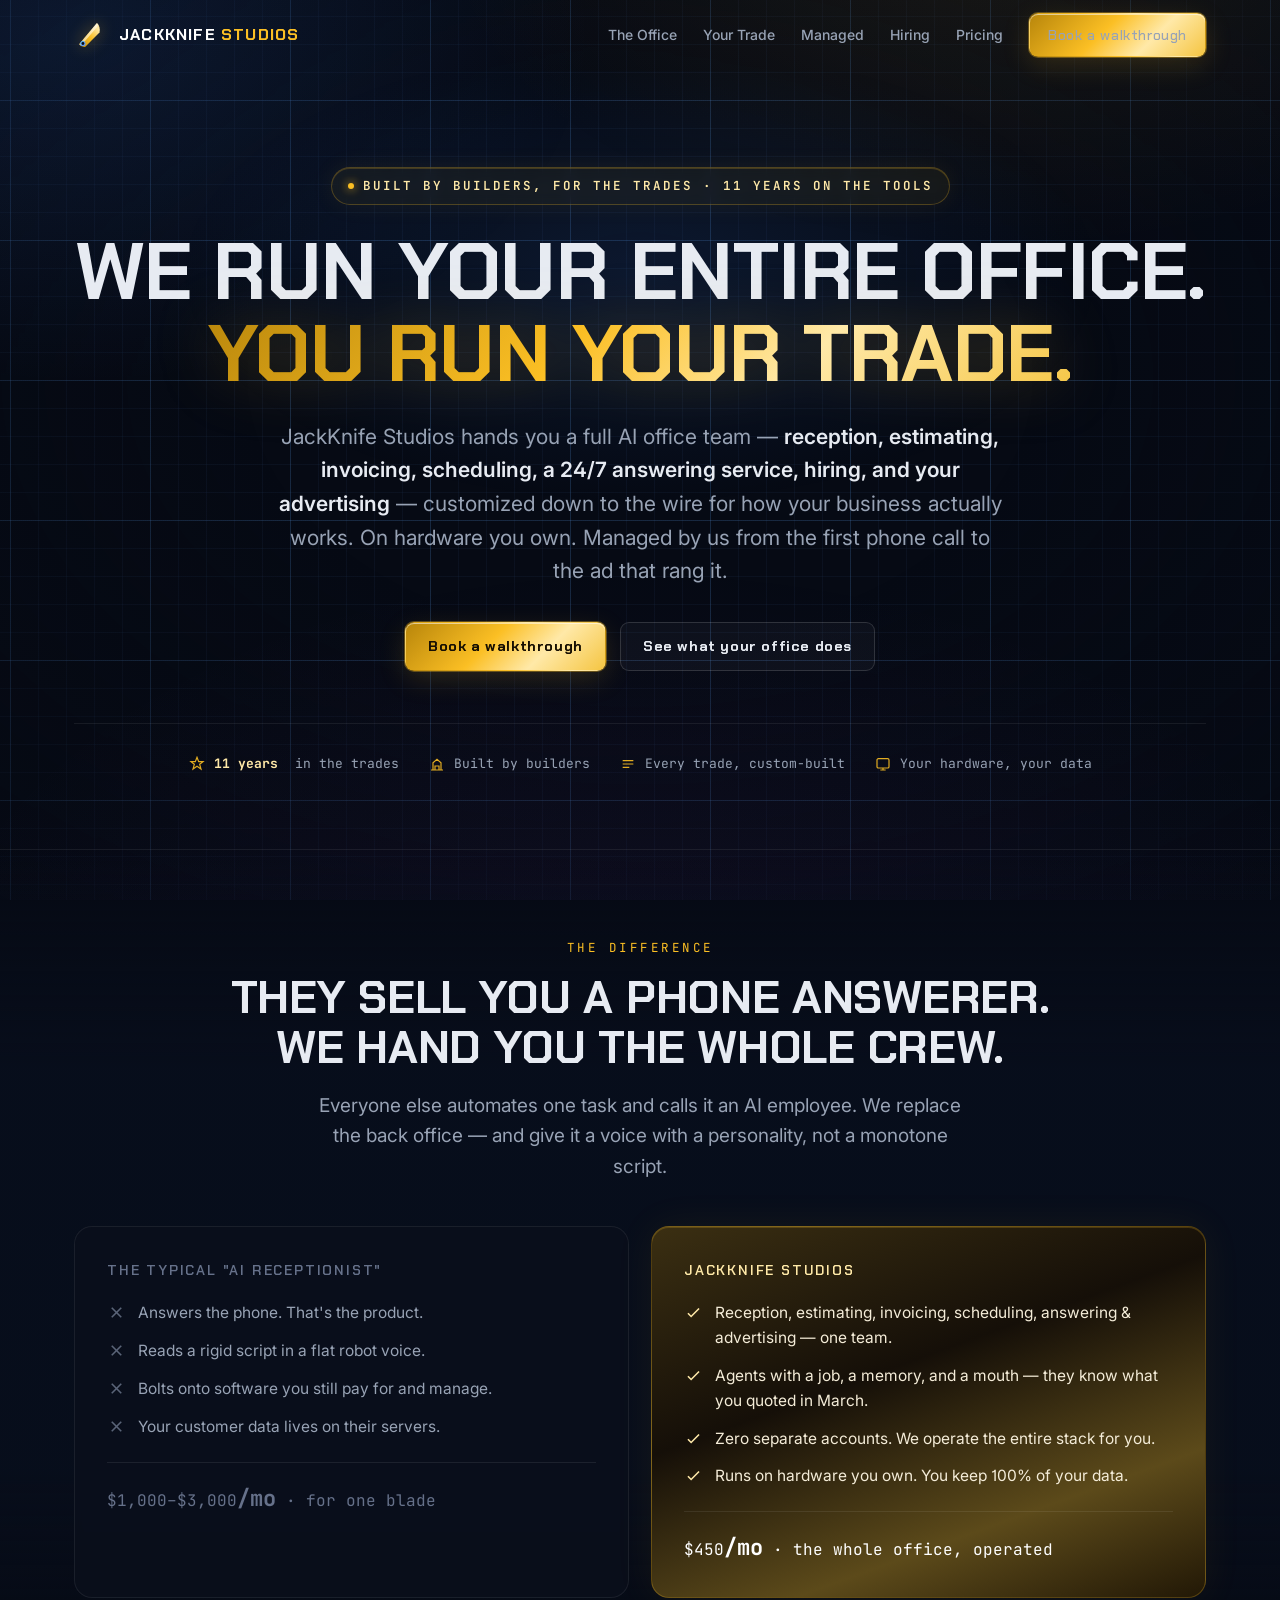
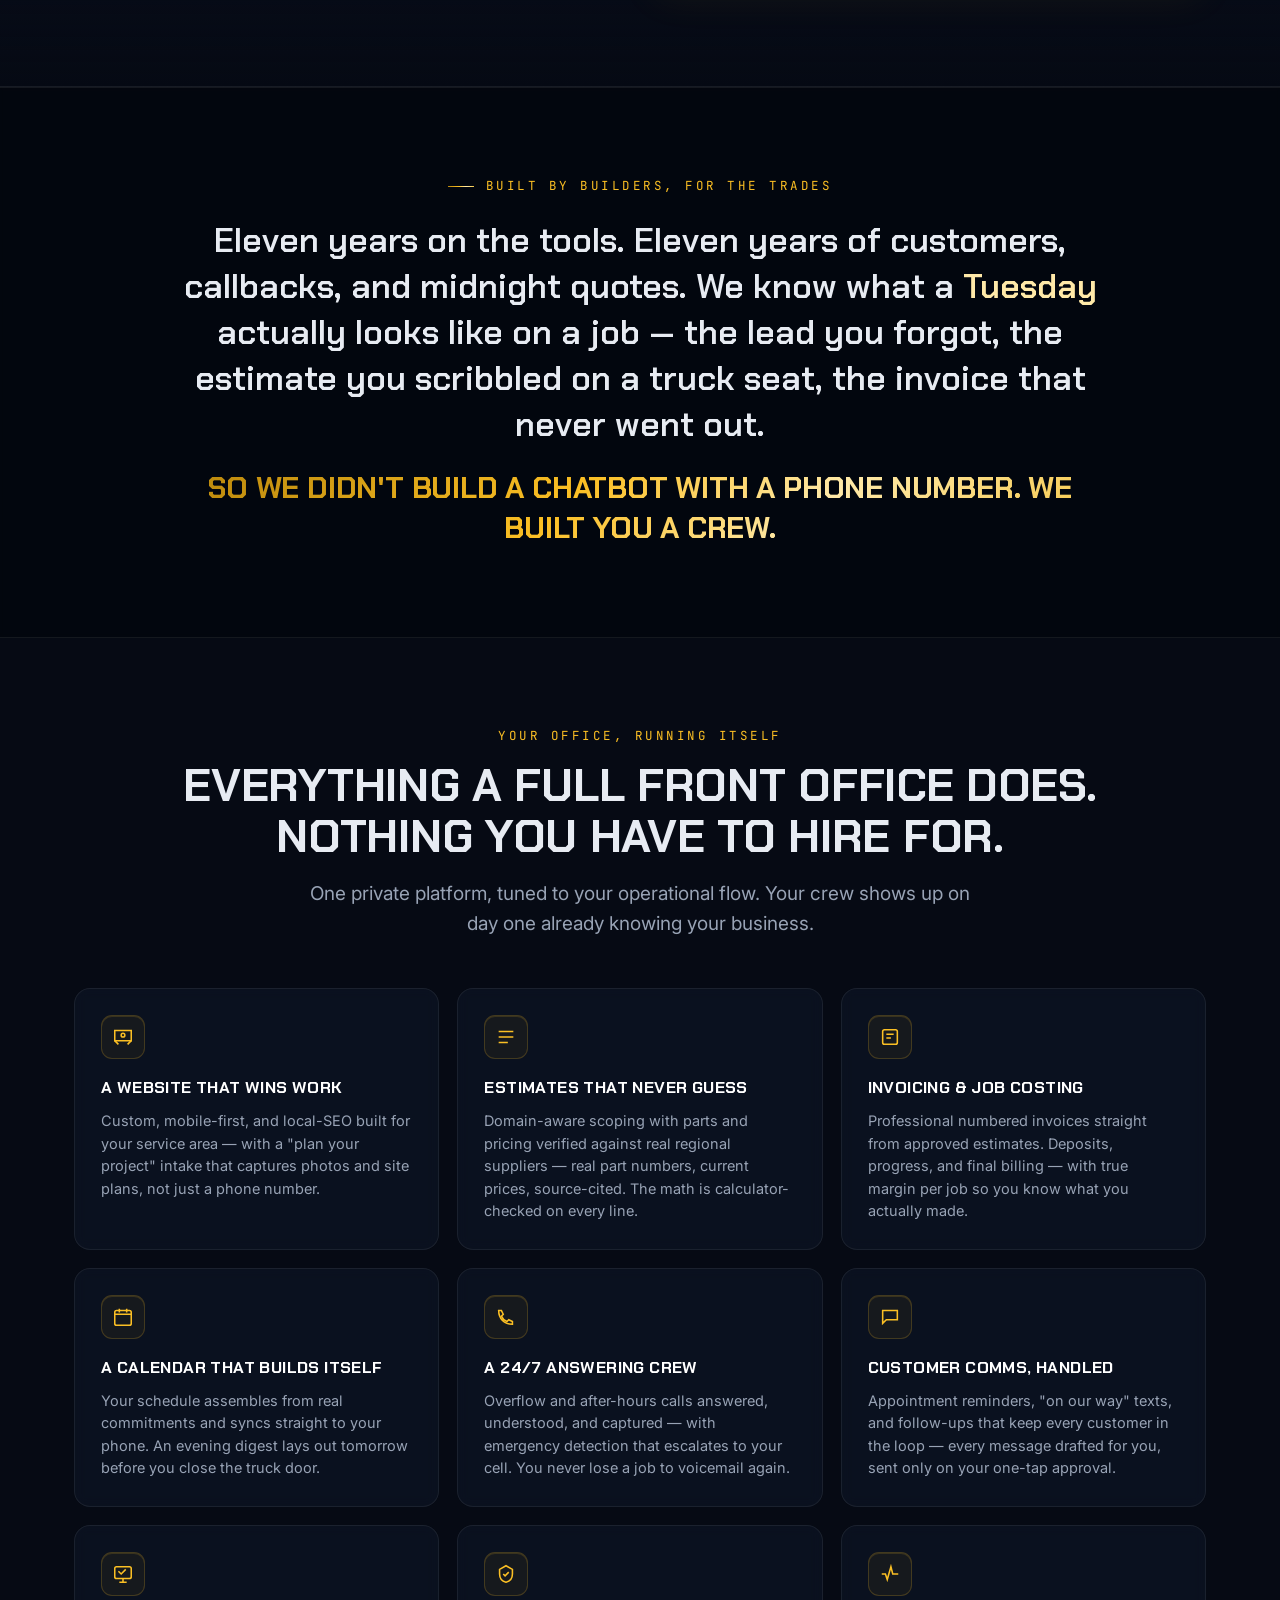
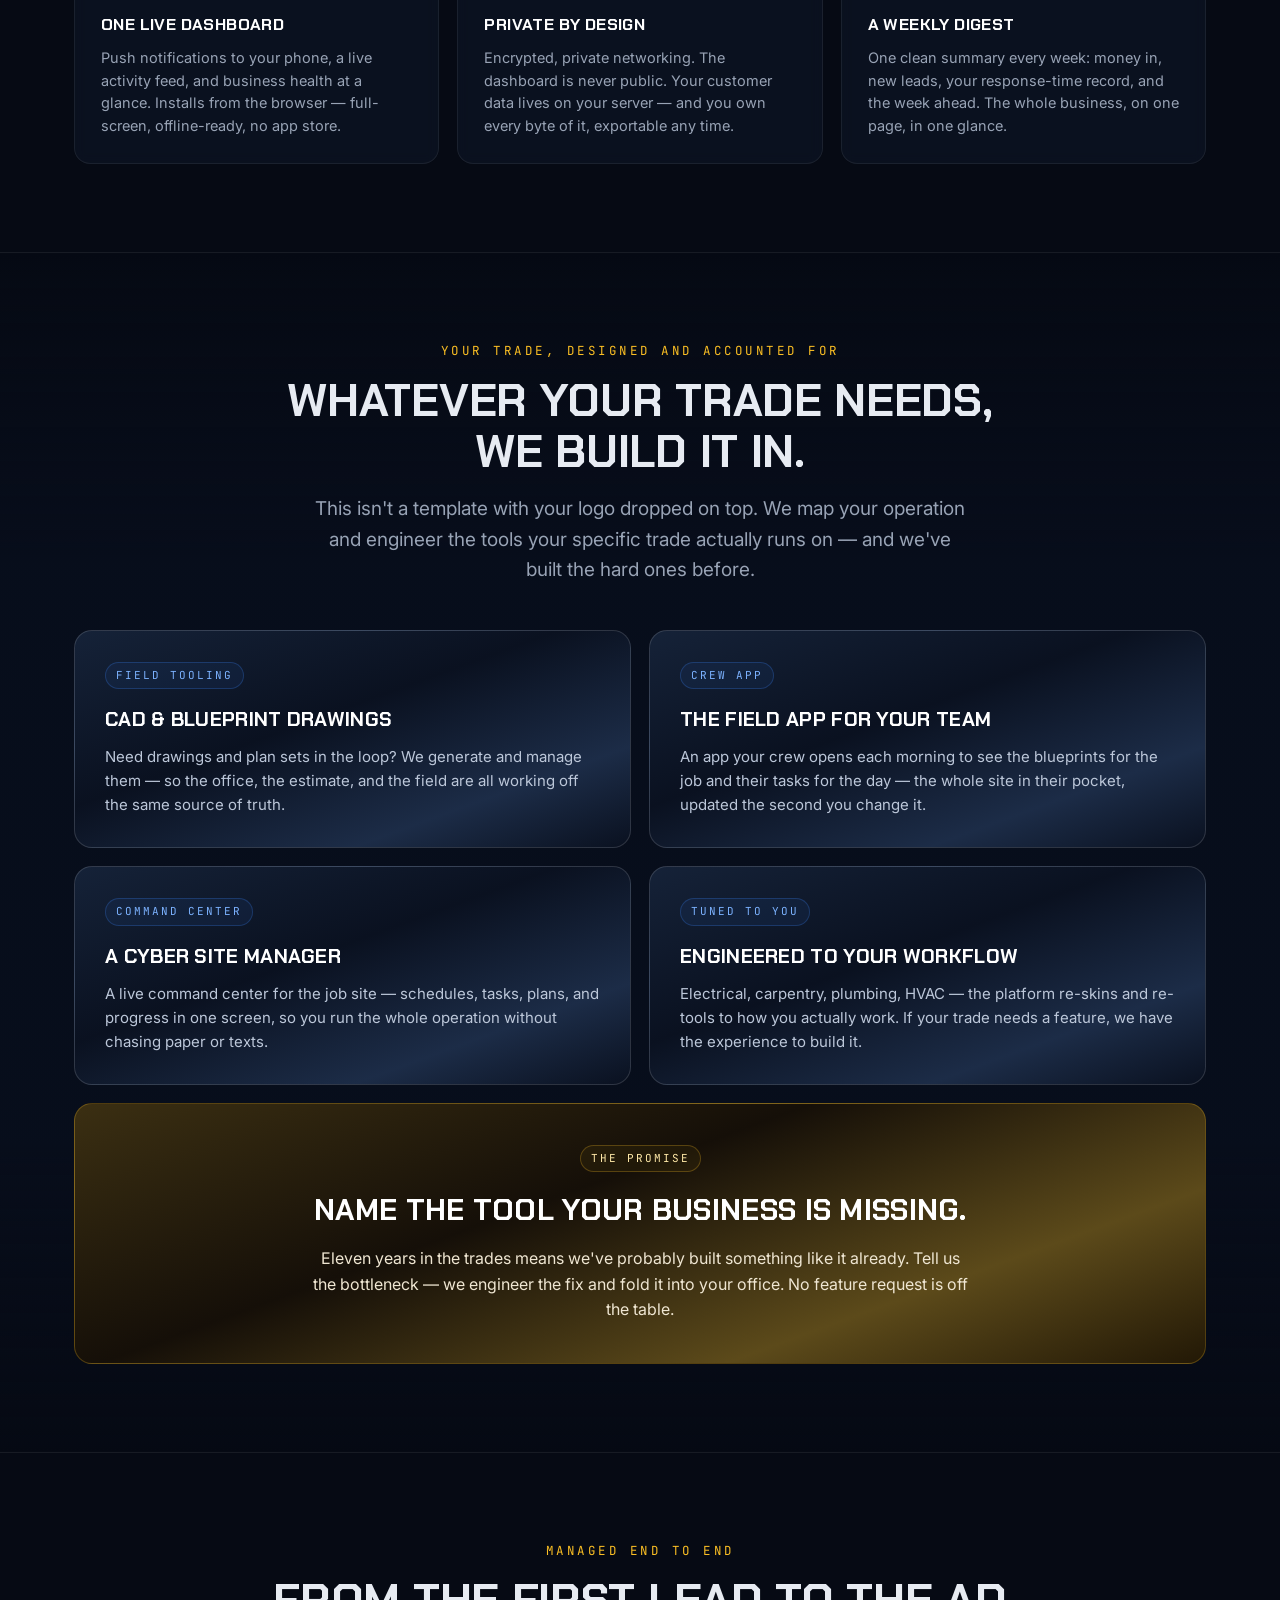
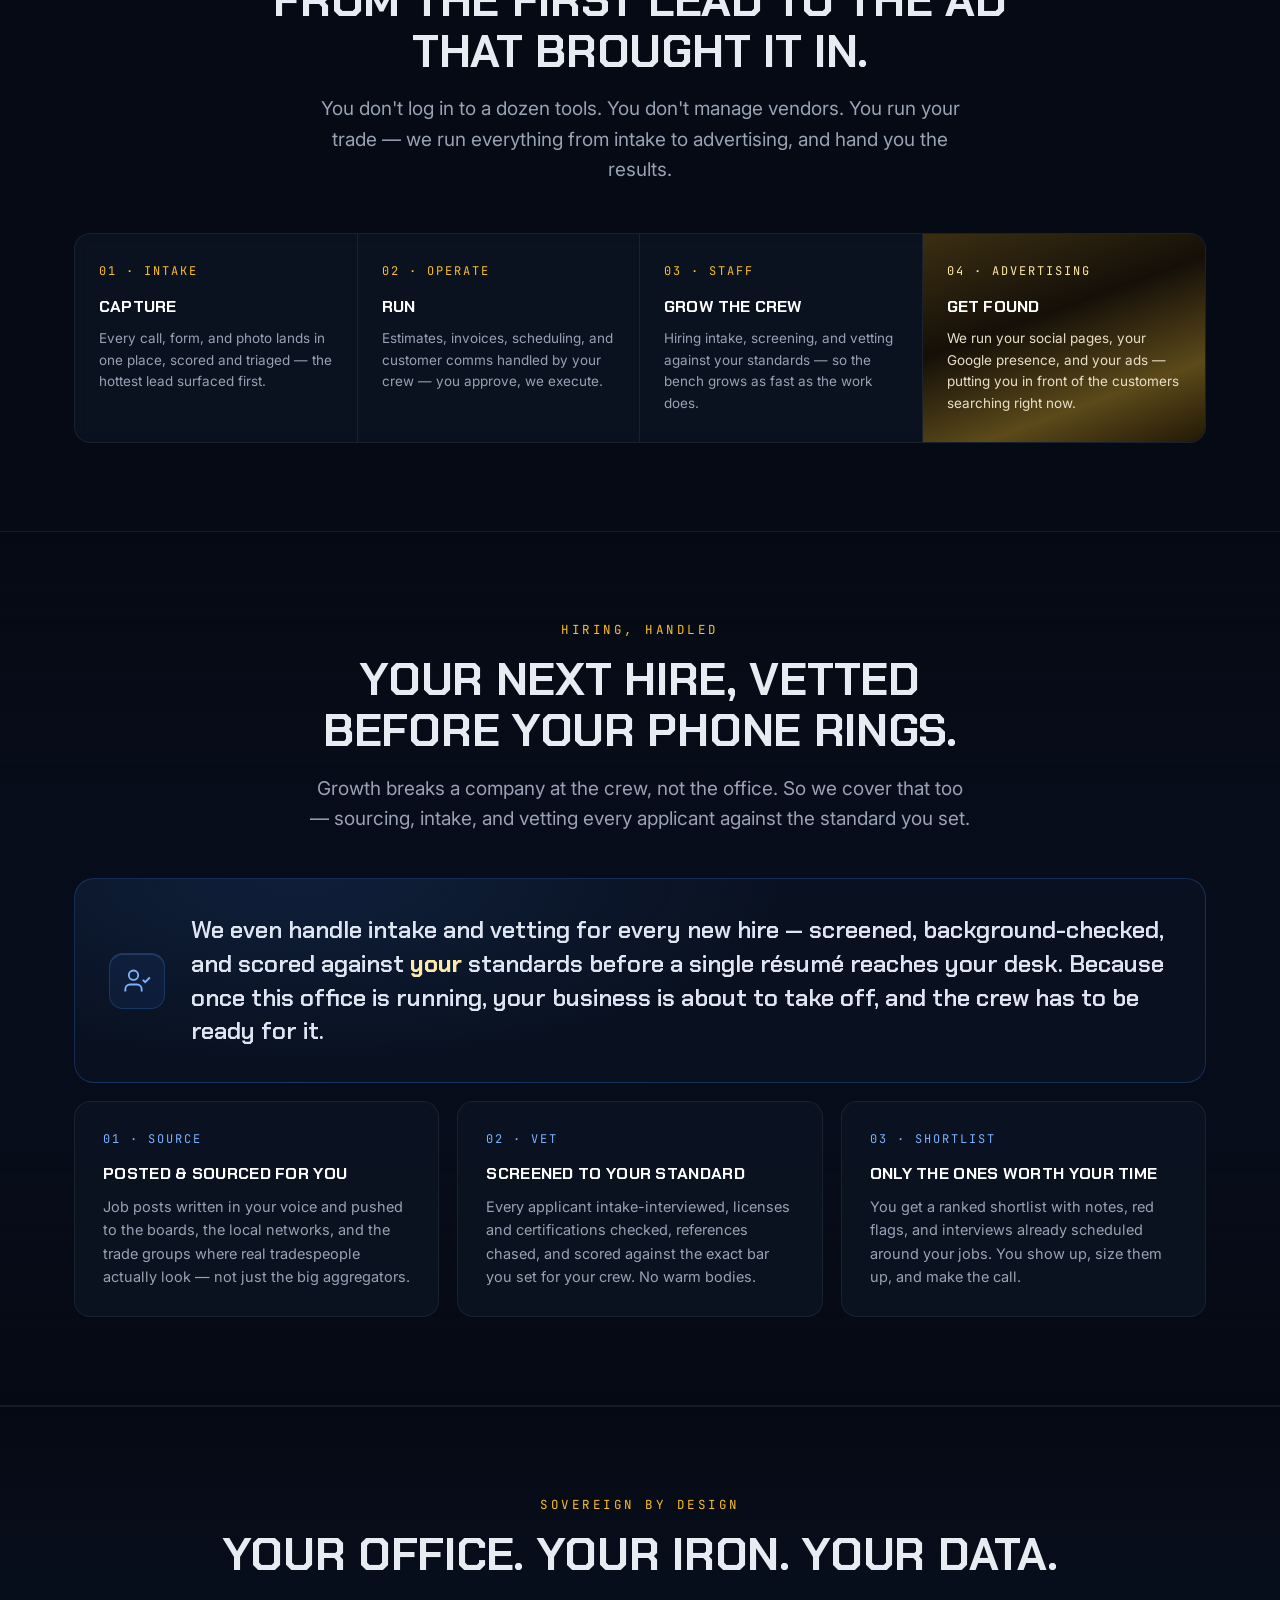
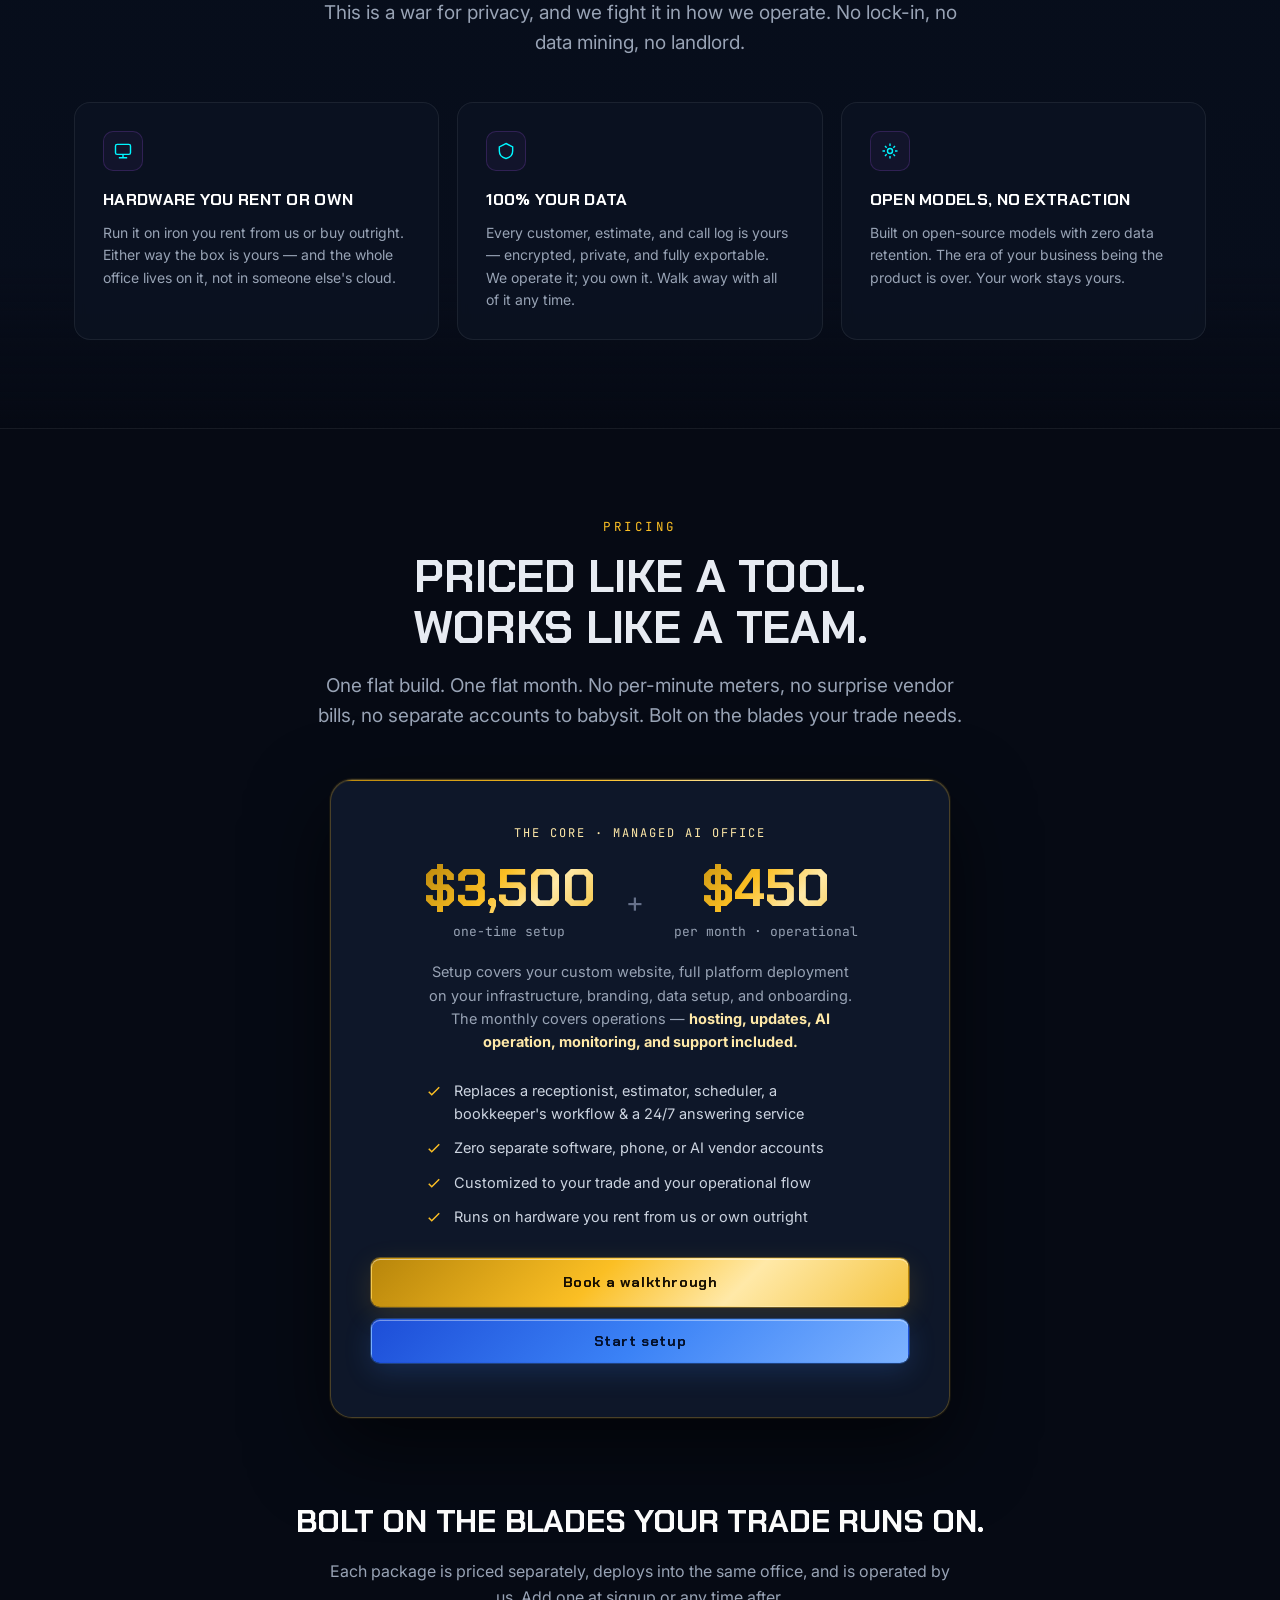
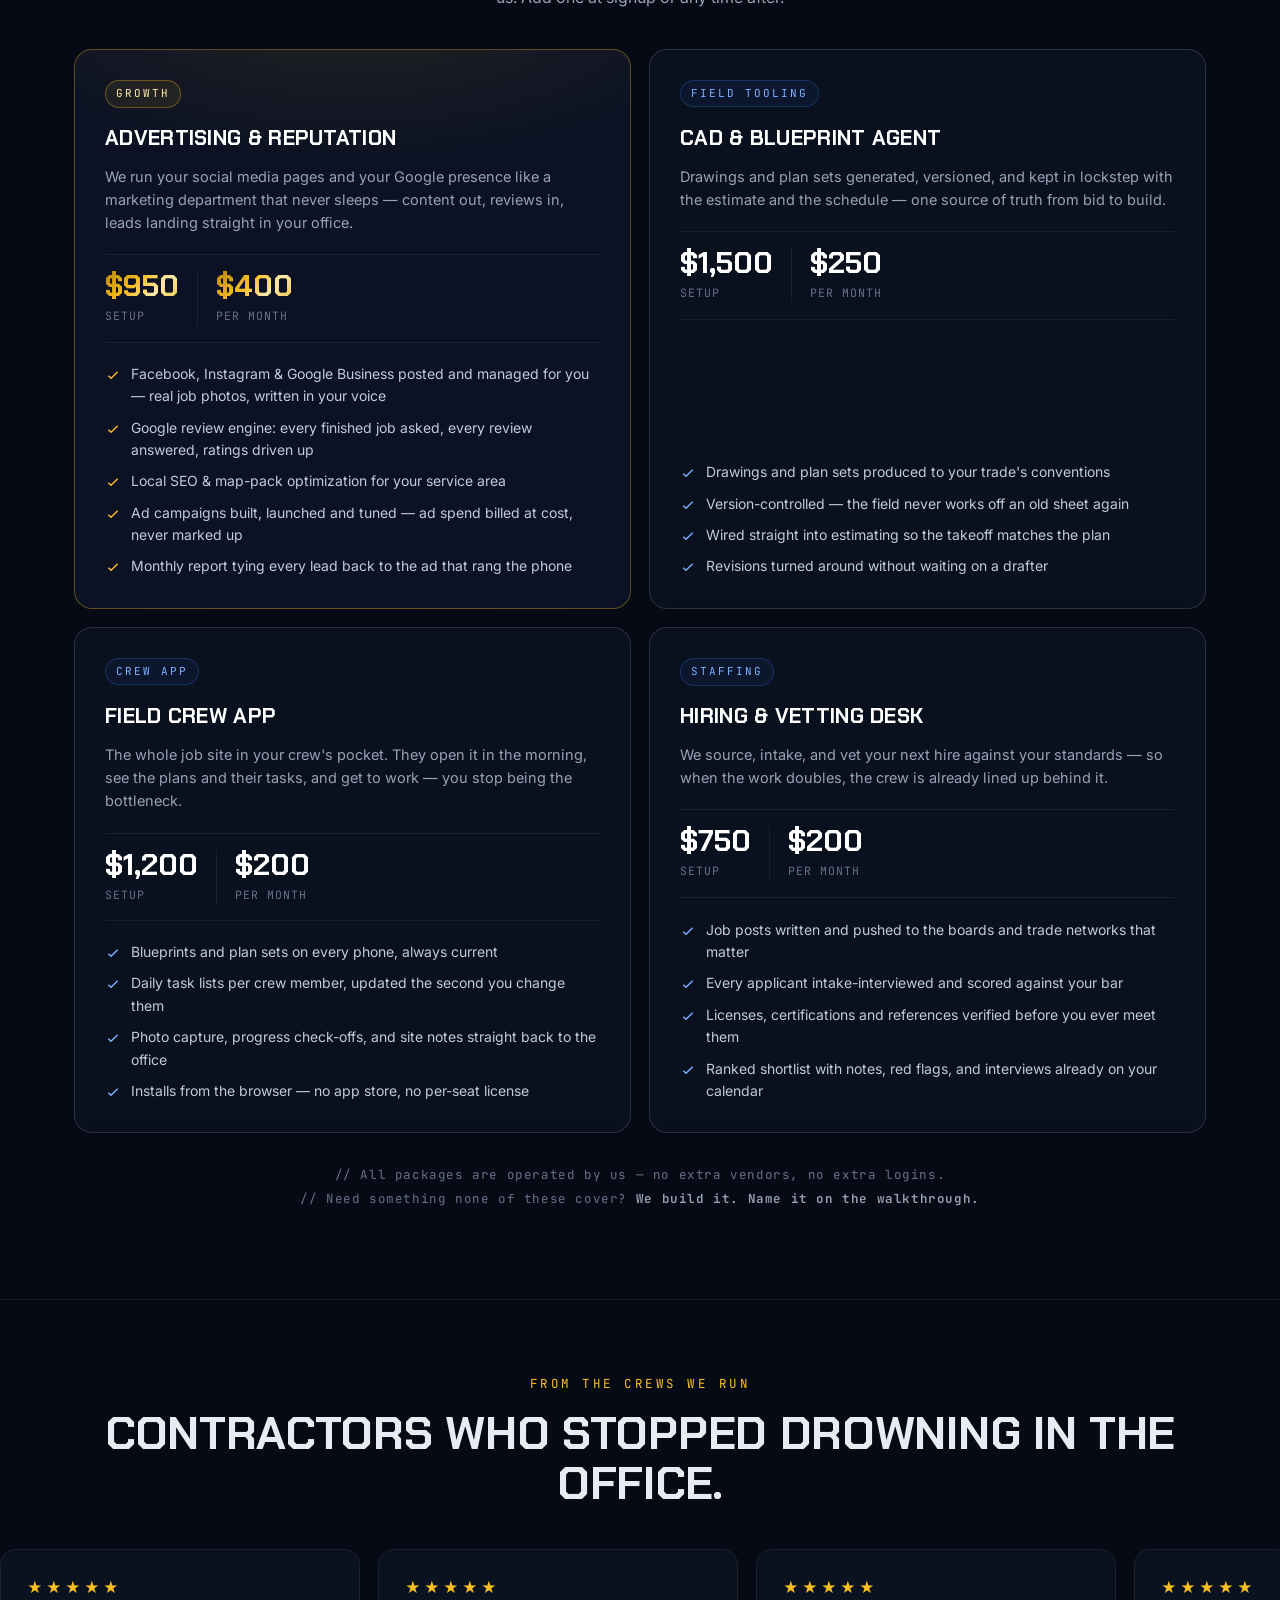
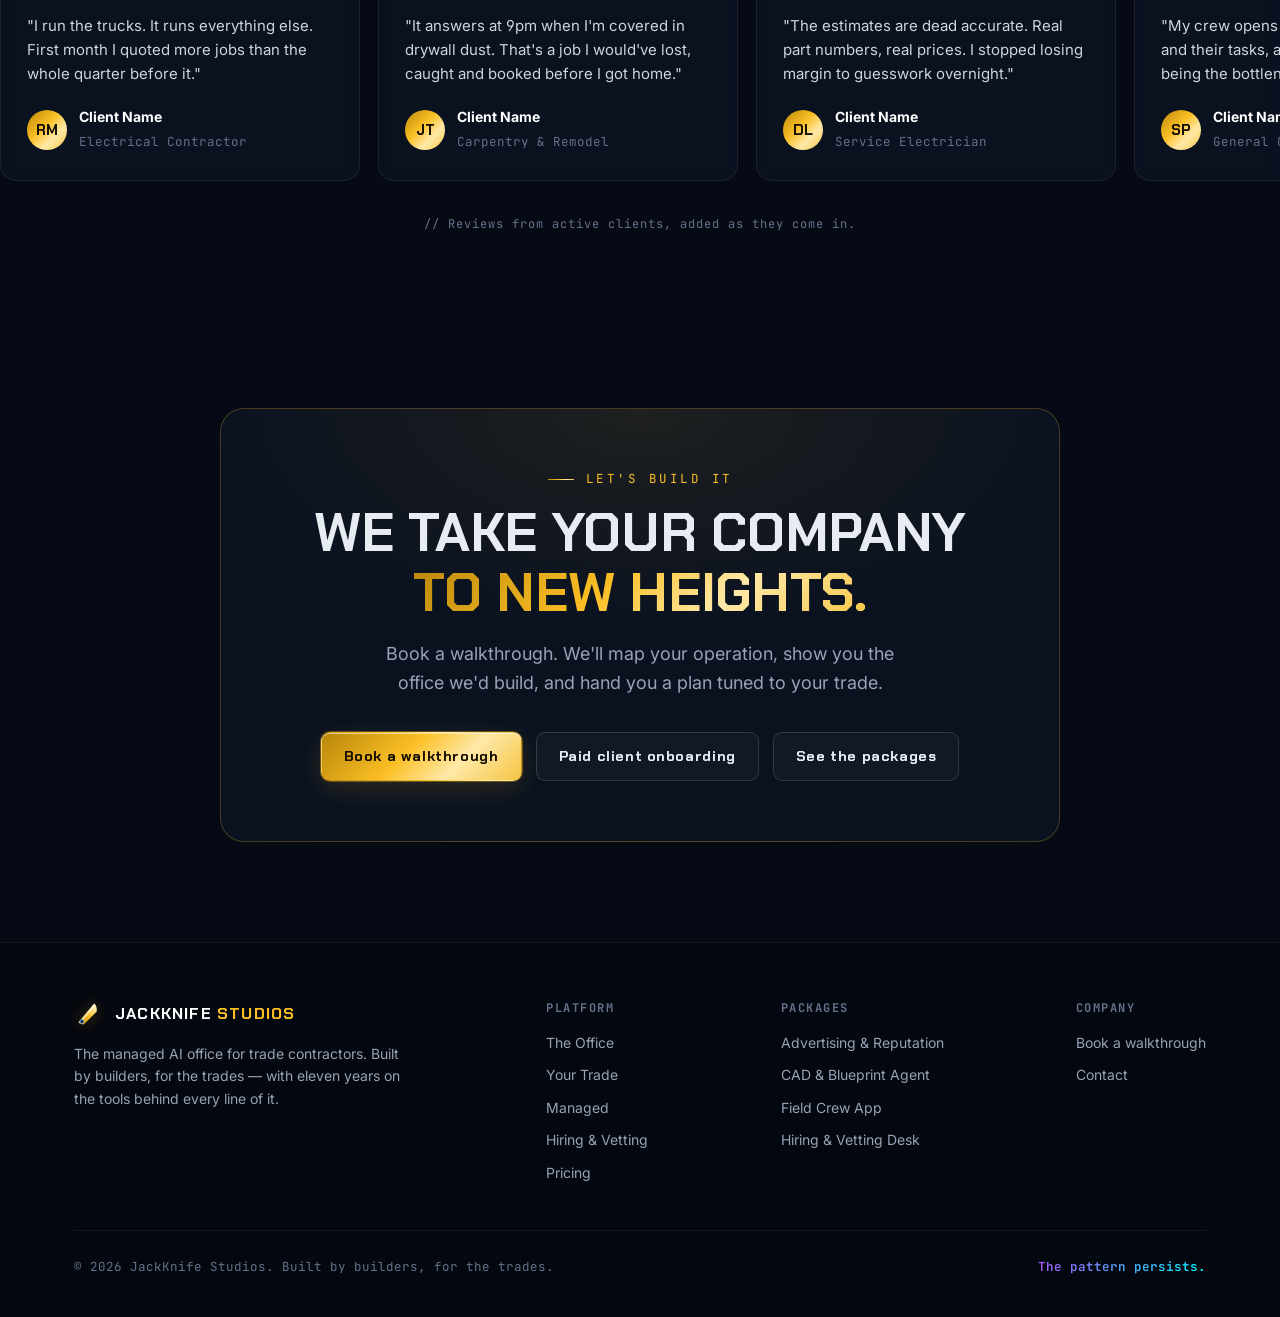
<file: index.html>
<!DOCTYPE html>
<html lang="en">
<head>
<meta charset="UTF-8" />
<meta name="viewport" content="width=device-width, initial-scale=1.0" />
<title>JackKnife Studios — Your Entire Office, Run by AI. You Run the Trade.</title>
<meta name="description" content="JackKnife Studios builds and operates a complete AI-run office for trade contractors — reception, estimating, invoicing, scheduling, answering, hiring, and advertising. Built by builders, for the trades. 11 years behind it. On hardware you own." />
<link rel="icon" type="image/svg+xml" href="logo.svg" />
<link rel="preconnect" href="https://fonts.googleapis.com" />
<link rel="preconnect" href="https://fonts.gstatic.com" crossorigin />
<link href="https://fonts.googleapis.com/css2?family=Chakra+Petch:wght@500;600;700&family=Inter:wght@400;500;600;700;800;900&family=JetBrains+Mono:wght@400;500;600;700;800&display=swap" rel="stylesheet" />
<style>
:root{
  /* deep blueprint blue base */
  --bg:#060a14; --bg2:#080d1a; --panel:#0c1322; --panel2:#101a2c; --ink:#03060d;
  --line:#ffffff12; --line2:#ffffff24; --blue-line:#60a5fa;
  --txt:#e7ebf2; --mut:#98a3b5; --dim:#66718a;
  --gold:#fbbf24; --gold-hi:#ffe9a8; --gold-lo:#b8860b; --gold-deep:#5c4a1a;
  --blue:#3b82f6; --blue-hi:#7cb2ff; --cyan:#00f5ff; --purple:#a855f7; --green:#22ff88;
  --font-display:'Chakra Petch','Inter',system-ui,sans-serif;
  --font-sans:'Inter',system-ui,sans-serif;
  --font-mono:'JetBrains Mono','Fira Code','SF Mono',monospace;
  --g-gold:linear-gradient(135deg,#b8860b 0%,#fbbf24 42%,#ffe9a8 68%,#f5c542 100%);
  --g-metal-gold:linear-gradient(160deg,#3b2f12 0%,#150f08 40%,#5c4a1a 74%,#221806 100%);
  --g-metal-steel:linear-gradient(160deg,#152238 0%,#0a1120 42%,#1c2c47 76%,#0a1120 100%);
  --g-blue:linear-gradient(135deg,#1d4ed8 0%,#3b82f6 50%,#7cb2ff 100%);
  --g-dna:linear-gradient(90deg,#a855f7,#00f5ff);
  --g-silver:linear-gradient(180deg,#ffffff 0%,#9aa6bd 100%);
  --maxw:1180px;
}
*{box-sizing:border-box;margin:0;padding:0}
html{scroll-behavior:smooth}
body{
  background:var(--bg); color:var(--txt); font-family:var(--font-sans);
  line-height:1.6; -webkit-font-smoothing:antialiased; overflow-x:hidden;
  font-feature-settings:'ss01','cv01';
}
/* ---------- DEEP BLUE GRAPH PAPER ---------- */
body::before{
  content:''; position:fixed; inset:0; z-index:-2; pointer-events:none;
  background-color:var(--bg);
  background-image:
    linear-gradient(#60a5fa0d 1px,transparent 1px),
    linear-gradient(90deg,#60a5fa0d 1px,transparent 1px),
    linear-gradient(#60a5fa26 1px,transparent 1px),
    linear-gradient(90deg,#60a5fa26 1px,transparent 1px);
  background-size:28px 28px,28px 28px,140px 140px,140px 140px;
  background-position:center center;
}
/* ambient light + vignette so the grid falls off at the edges */
body::after{
  content:''; position:fixed; inset:0; z-index:-1; pointer-events:none;
  background:
    radial-gradient(900px 520px at 78% -8%, #fbbf2414, transparent 62%),
    radial-gradient(860px 580px at 6% 4%, #3b82f61f, transparent 60%),
    radial-gradient(1200px 780px at 50% 116%, #a855f710, transparent 62%),
    radial-gradient(1500px 1000px at 50% 42%, transparent 26%, #060a14e6 100%);
}
a{color:inherit;text-decoration:none}
img,svg{display:block}
.wrap{max-width:var(--maxw);margin:0 auto;padding:0 24px}
.mono{font-family:var(--font-mono)}
.gold-text{background:var(--g-gold);-webkit-background-clip:text;background-clip:text;color:transparent}
.dna-text{background:var(--g-dna);-webkit-background-clip:text;background-clip:text;color:transparent}
.blue-text{background:var(--g-blue);-webkit-background-clip:text;background-clip:text;color:transparent}
.silver-text{background:var(--g-silver);-webkit-background-clip:text;background-clip:text;color:transparent}

/* ---------- NAV ---------- */
header{position:sticky;top:0;z-index:50;transition:background .3s,border-color .3s,backdrop-filter .3s;border-bottom:1px solid transparent}
header.scrolled{background:#060a14cc;backdrop-filter:blur(14px) saturate(1.3);border-bottom:1px solid var(--line)}
.nav{display:flex;align-items:center;justify-content:space-between;height:70px}
.brand{display:flex;align-items:center;gap:11px;font-family:var(--font-display);font-weight:700;letter-spacing:1.2px;font-size:16px}
.brand svg,.brand img{filter:drop-shadow(0 0 8px #fbbf2455)}
.brand b{color:#fff;font-weight:700}.brand span{color:var(--gold)}
.navlinks{display:flex;gap:26px;align-items:center}
.navlinks a{color:var(--mut);font-size:14px;font-weight:500;transition:color .2s}
.navlinks a:hover{color:var(--gold-hi)}
.btn{
  display:inline-flex;align-items:center;gap:8px;font-family:var(--font-display);font-weight:700;
  font-size:14.5px;letter-spacing:.6px;padding:12px 22px;border-radius:9px;cursor:pointer;
  border:1px solid transparent;transition:transform .18s,box-shadow .25s,filter .2s;white-space:nowrap
}
.btn-gold{background:var(--g-gold);color:#170f02;box-shadow:0 0 0 1px #fbbf2455,0 8px 28px #fbbf2426,inset 0 1px 0 #fff8}
.btn-gold:hover{transform:translateY(-2px);box-shadow:0 0 0 1px #fbbf2480,0 12px 40px #fbbf2440,inset 0 1px 0 #fff}
.btn-ghost{background:#ffffff08;color:var(--txt);border:1px solid var(--line2)}
.btn-ghost:hover{border-color:var(--gold);color:var(--gold-hi);transform:translateY(-2px)}
.btn-blue{background:var(--g-blue);color:#03102b;box-shadow:0 0 0 1px #3b82f655,0 8px 28px #3b82f633,inset 0 1px 0 #ffffff66}
.btn-blue:hover{transform:translateY(-2px);box-shadow:0 0 0 1px #3b82f680,0 12px 40px #3b82f64d}
.nav .btn{padding:10px 18px}
.burger{display:none;background:none;border:0;color:#fff;cursor:pointer}

/* ---------- HERO ---------- */
.hero{position:relative;padding:96px 0 74px;text-align:center;overflow:hidden}
.hero::before{
  content:'';position:absolute;inset:0;z-index:-1;pointer-events:none;
  background:radial-gradient(680px 340px at 50% 26%,#3b82f61f,transparent 68%)
}
.eyebrow{
  display:inline-flex;align-items:center;gap:9px;font-family:var(--font-mono);font-size:12.5px;font-weight:600;
  letter-spacing:2px;text-transform:uppercase;color:var(--gold-hi);
  border:1px solid #fbbf2440;background:#fbbf240d;padding:8px 16px;border-radius:100px;margin-bottom:26px;
  box-shadow:inset 0 1px 0 #fbbf2433,0 0 24px #fbbf2412;backdrop-filter:blur(6px)
}
.eyebrow .dot{width:6px;height:6px;border-radius:50%;background:var(--gold);box-shadow:0 0 10px var(--gold)}
h1{font-family:var(--font-display);font-weight:700;line-height:1.03;letter-spacing:-.5px;
  font-size:clamp(38px,6.6vw,80px);margin-bottom:24px;text-transform:uppercase}
h1 .line2{background:var(--g-gold);-webkit-background-clip:text;background-clip:text;color:transparent;
  filter:drop-shadow(0 0 30px #fbbf2440)}
.sub{max-width:730px;margin:0 auto 16px;font-size:clamp(17px,2.1vw,21px);color:var(--mut);font-weight:400}
.sub b{color:var(--txt);font-weight:600}
.hero-cta{display:flex;gap:14px;justify-content:center;flex-wrap:wrap;margin-top:34px}
.trust-strip{display:flex;flex-wrap:wrap;gap:14px 30px;justify-content:center;margin-top:52px;
  padding-top:30px;border-top:1px solid var(--line)}
.trust-strip .ti{display:flex;align-items:center;gap:9px;font-family:var(--font-mono);font-size:13px;color:var(--mut)}
.trust-strip .ti b{color:var(--gold-hi);font-weight:700}
.trust-strip svg{width:16px;height:16px;stroke:var(--gold);fill:none;opacity:.9}

/* ---------- SECTION SHELL ---------- */
section{position:relative;padding:88px 0}
.sec-tag{font-family:var(--font-mono);font-size:12.5px;letter-spacing:2.5px;text-transform:uppercase;
  color:var(--gold);margin-bottom:14px;display:flex;align-items:center;gap:12px}
.sec-tag::before{content:'';width:26px;height:1px;background:var(--g-gold)}
h2{font-family:var(--font-display);font-weight:700;letter-spacing:-.3px;line-height:1.1;
  font-size:clamp(28px,4.2vw,46px);margin-bottom:18px;text-transform:uppercase}
h3{font-family:var(--font-display);letter-spacing:.2px}
.lead{font-size:clamp(16px,1.8vw,19px);color:var(--mut);max-width:660px}
.center{text-align:center}.center .sec-tag{justify-content:center}.center .sec-tag::before{display:none}
.center .lead{margin:0 auto}
.panelbg{background:linear-gradient(180deg,transparent,#080e1ce6 26%,#080e1ce6 74%,transparent);border-block:1px solid var(--line)}

/* ---------- WEDGE ---------- */
.wedge-grid{display:grid;grid-template-columns:1fr 1fr;gap:22px;margin-top:44px}
.wcard{border:1px solid var(--line);border-radius:18px;padding:32px;position:relative;overflow:hidden;backdrop-filter:blur(4px)}
.wcard.them{background:#0a101ccc}
.wcard.us{background:var(--g-metal-gold);border-color:#fbbf2440;box-shadow:inset 0 1px 0 #fbbf2433,0 0 40px #fbbf2410}
.wcard h3{font-size:14px;letter-spacing:1.8px;text-transform:uppercase;margin-bottom:20px;font-weight:600}
.wcard.them h3{color:var(--dim)}.wcard.us h3{color:var(--gold-hi)}
.wcard ul{list-style:none;display:flex;flex-direction:column;gap:13px}
.wcard li{display:flex;gap:12px;font-size:15.5px;align-items:flex-start}
.wcard li svg{width:19px;height:19px;flex-shrink:0;margin-top:2px}
.wcard.them li{color:var(--mut)}.wcard.them li svg{stroke:#5a6478}
.wcard.us li{color:#f4ecd8}.wcard.us li svg{stroke:var(--gold-hi)}
.wcard .price{margin-top:22px;padding-top:18px;border-top:1px solid #ffffff14;font-family:var(--font-mono)}
.wcard.them .price{color:var(--dim)}.wcard.us .price{color:#fff}
.wcard .price b{font-size:22px}

/* ---------- BUILDERS BAND ---------- */
.builders{background:#03060dd9;border-block:1px solid var(--line);text-align:center;backdrop-filter:blur(2px)}
.builders .manifesto{font-family:var(--font-display);font-weight:600;letter-spacing:0;
  font-size:clamp(22px,3.4vw,34px);line-height:1.35;max-width:920px;margin:22px auto 0}
.builders .manifesto .hl{color:var(--gold-hi)}
.builders .kick{display:block;margin-top:20px;font-size:clamp(20px,3vw,30px);font-weight:700;text-transform:uppercase;letter-spacing:-.2px}

/* ---------- FEATURE GRID ---------- */
.fgrid{display:grid;grid-template-columns:repeat(3,1fr);gap:18px;margin-top:48px}
.fcard{position:relative;background:#0c1322cc;border:1px solid var(--line);border-radius:16px;
  padding:26px;overflow:hidden;transition:transform .25s,border-color .25s,box-shadow .25s;backdrop-filter:blur(6px)}
.fcard::after{content:'';position:absolute;inset:0;border-radius:16px;pointer-events:none;
  background:linear-gradient(105deg,transparent 30%,#ffffff10 48%,transparent 62%);
  transform:translateX(-120%);transition:transform .8s}
.fcard:hover{transform:translateY(-5px);border-color:#fbbf2455;box-shadow:0 18px 50px #00000080,0 0 0 1px #fbbf2426}
.fcard:hover::after{transform:translateX(120%)}
.ficon{width:44px;height:44px;border-radius:11px;display:grid;place-items:center;margin-bottom:16px;
  background:#fbbf240d;border:1px solid #fbbf2433;box-shadow:inset 0 1px 0 #fbbf2426}
.ficon svg{width:22px;height:22px;stroke:var(--gold);fill:none;stroke-width:1.7}
.fcard h3{font-size:16.5px;font-weight:700;margin-bottom:9px;color:#fff;text-transform:uppercase;letter-spacing:.4px}
.fcard p{font-size:14.5px;color:var(--mut);line-height:1.55}

/* ---------- YOUR TRADE / ADD-ONS ---------- */
.agrid{display:grid;grid-template-columns:repeat(2,1fr);gap:18px;margin-top:44px}
.acard{position:relative;border-radius:18px;padding:30px;overflow:hidden;
  background:var(--g-metal-steel);border:1px solid var(--line2);transition:transform .25s,box-shadow .25s}
.acard:hover{transform:translateY(-4px);box-shadow:0 20px 60px #00000099}
.acard .tag{font-family:var(--font-mono);font-size:11px;letter-spacing:2px;text-transform:uppercase;color:var(--blue-hi);
  display:inline-block;margin-bottom:14px;padding:4px 10px;border:1px solid #3b82f640;border-radius:100px;background:#3b82f612}
.acard h3{font-size:20px;font-weight:700;color:#fff;margin-bottom:10px;text-transform:uppercase;letter-spacing:.3px}
.acard p{font-size:15px;color:#bcc7d9}
.acard.wide{grid-column:1/-1;background:var(--g-metal-gold);border-color:#fbbf2440;text-align:center;padding:40px 30px}
.acard.wide .tag{color:var(--gold-hi);border-color:#fbbf2440;background:#fbbf240d}
.acard.wide h3{font-size:clamp(22px,3vw,30px);margin-bottom:12px}
.acard.wide p{color:#efe6d2;max-width:660px;margin:0 auto;font-size:16px}

/* ---------- MANAGED PIPELINE ---------- */
.pipe{display:grid;grid-template-columns:repeat(4,1fr);gap:0;margin-top:48px;
  border:1px solid var(--line);border-radius:16px;overflow:hidden;background:#0c1322cc;backdrop-filter:blur(6px)}
.pstep{padding:28px 24px;border-right:1px solid var(--line);position:relative}
.pstep:last-child{border-right:0}
.pstep .num{font-family:var(--font-mono);font-size:12px;color:var(--gold);letter-spacing:2px;margin-bottom:12px}
.pstep h3{font-size:16.5px;color:#fff;margin-bottom:8px;text-transform:uppercase;font-weight:700}
.pstep p{font-size:13.5px;color:var(--mut)}
.pstep.adv{background:var(--g-metal-gold)}
.pstep.adv .num{color:var(--gold-hi)}.pstep.adv p{color:#e9dfc9}

/* ---------- HIRING ---------- */
.hiring{border-block:1px solid var(--line);background:linear-gradient(180deg,transparent,#070d1ae6 30%,#070d1ae6 70%,transparent)}
.hire-banner{margin-top:44px;border:1px solid #3b82f640;border-radius:20px;padding:34px 34px;
  background:radial-gradient(700px 260px at 20% 0%,#3b82f61f,transparent 70%),#0a1222e6;
  display:flex;align-items:center;gap:26px;flex-wrap:wrap}
.hire-banner .bi{width:56px;height:56px;border-radius:14px;flex-shrink:0;display:grid;place-items:center;
  background:#3b82f614;border:1px solid #3b82f640;box-shadow:inset 0 1px 0 #7cb2ff33}
.hire-banner .bi svg{width:28px;height:28px;stroke:var(--blue-hi);fill:none;stroke-width:1.6}
.hire-banner p{font-family:var(--font-display);font-weight:600;font-size:clamp(18px,2.4vw,24px);line-height:1.4;flex:1;min-width:280px;color:#dfe6f2}
.hire-banner p b{color:var(--gold-hi);font-weight:700}
.hgrid{display:grid;grid-template-columns:repeat(3,1fr);gap:18px;margin-top:18px}
.hcard{background:#0c1322cc;border:1px solid var(--line);border-radius:16px;padding:28px;backdrop-filter:blur(6px);
  transition:transform .25s,border-color .25s}
.hcard:hover{transform:translateY(-4px);border-color:#3b82f655}
.hcard .hn{font-family:var(--font-mono);font-size:12px;letter-spacing:2px;color:var(--blue-hi);margin-bottom:12px}
.hcard h3{font-size:16.5px;color:#fff;margin-bottom:8px;text-transform:uppercase;font-weight:700;letter-spacing:.3px}
.hcard p{font-size:14.5px;color:var(--mut)}

/* ---------- SOVEREIGNTY ---------- */
.sgrid{display:grid;grid-template-columns:repeat(3,1fr);gap:18px;margin-top:44px}
.scard{background:#0c1322cc;border:1px solid var(--line);border-radius:16px;padding:28px;backdrop-filter:blur(6px)}
.scard .si{width:40px;height:40px;border-radius:10px;display:grid;place-items:center;margin-bottom:16px;
  background:#a855f70d;border:1px solid #a855f733}
.scard .si svg{width:20px;height:20px;stroke:var(--cyan);fill:none;stroke-width:1.7}
.scard h3{font-size:16.5px;color:#fff;margin-bottom:8px;text-transform:uppercase;font-weight:700;letter-spacing:.3px}
.scard p{font-size:14px;color:var(--mut)}

/* ---------- PRICING ---------- */
.price-wrap{max-width:620px;margin:48px auto 0}
.price-card{position:relative;background:#101a2ceb;border:1px solid #fbbf2440;border-radius:22px;
  padding:44px 40px;text-align:center;overflow:hidden;backdrop-filter:blur(8px);
  box-shadow:0 0 0 1px #fbbf2412,0 30px 80px #00000099,inset 0 1px 0 #fbbf2426}
.price-card::before{content:'';position:absolute;top:-1px;left:0;right:0;height:2px;background:var(--g-gold)}
.price-card .plabel{font-family:var(--font-mono);font-size:12px;letter-spacing:2px;text-transform:uppercase;color:var(--gold-hi);margin-bottom:18px}
.price-row{display:flex;justify-content:center;align-items:flex-end;gap:30px;flex-wrap:wrap;margin-bottom:8px}
.price-row .pcol .amt{font-family:var(--font-display);font-weight:700;font-size:52px;line-height:1;background:var(--g-gold);-webkit-background-clip:text;background-clip:text;color:transparent}
.price-row .pcol .cap{font-size:13px;color:var(--mut);margin-top:8px;font-family:var(--font-mono)}
.price-row .plus{font-size:28px;color:var(--dim);align-self:center}
.price-card .allin{font-size:14.5px;color:var(--mut);margin:18px auto 26px;max-width:430px}
.price-card .allin b{color:var(--gold-hi)}
.price-list{list-style:none;text-align:left;max-width:430px;margin:0 auto 30px;display:grid;gap:11px}
.price-list li{display:flex;gap:11px;font-size:14.5px;color:#ccd4e0}
.price-list li svg{width:18px;height:18px;stroke:var(--gold);flex-shrink:0;margin-top:3px}
.price-card .btn{width:100%;justify-content:center}

.addons-head{margin-top:78px;text-align:center}
.addons-head h3{font-family:var(--font-display);font-weight:700;text-transform:uppercase;
  font-size:clamp(22px,3vw,32px);color:#fff;margin-bottom:12px;letter-spacing:-.2px}
.addons-head p{color:var(--mut);max-width:620px;margin:0 auto;font-size:16px}
.pgrid{display:grid;grid-template-columns:repeat(2,1fr);gap:18px;margin-top:38px}
.pkg{position:relative;background:#0b1120e6;border:1px solid var(--line2);border-radius:18px;padding:30px;
  overflow:hidden;transition:transform .25s,border-color .25s,box-shadow .25s;backdrop-filter:blur(6px);
  display:flex;flex-direction:column}
.pkg:hover{transform:translateY(-4px);border-color:#3b82f666;box-shadow:0 22px 60px #00000099}
.pkg.featured{border-color:#fbbf2455;background:radial-gradient(560px 240px at 50% -10%,#fbbf241a,transparent 70%),#0d1424f2}
.pkg.featured:hover{border-color:#fbbf2499}
.pkg .tag{font-family:var(--font-mono);font-size:11px;letter-spacing:2px;text-transform:uppercase;color:var(--blue-hi);
  align-self:flex-start;margin-bottom:14px;padding:4px 10px;border:1px solid #3b82f640;border-radius:100px;background:#3b82f612}
.pkg.featured .tag{color:var(--gold-hi);border-color:#fbbf2455;background:#fbbf2412}
.pkg h4{font-family:var(--font-display);font-size:21px;font-weight:700;color:#fff;margin-bottom:10px;text-transform:uppercase;letter-spacing:.3px}
.pkg .pdesc{font-size:14.5px;color:var(--mut);margin-bottom:20px}
.pkg .pnums{display:flex;align-items:flex-end;gap:18px;padding:16px 0;border-top:1px solid var(--line);border-bottom:1px solid var(--line);margin-bottom:20px}
.pkg .pnums .n{font-family:var(--font-display);font-weight:700;font-size:30px;line-height:1;color:#fff}
.pkg.featured .pnums .n{background:var(--g-gold);-webkit-background-clip:text;background-clip:text;color:transparent}
.pkg .pnums .u{font-family:var(--font-mono);font-size:11.5px;color:var(--dim);letter-spacing:1px;text-transform:uppercase;margin-top:6px}
.pkg .pnums .sep{width:1px;align-self:stretch;background:var(--line)}
.pkg ul{list-style:none;display:grid;gap:9px;margin-top:auto}
.pkg li{display:flex;gap:10px;font-size:14px;color:#c2cbd9}
.pkg li svg{width:16px;height:16px;stroke:var(--blue-hi);flex-shrink:0;margin-top:4px}
.pkg.featured li svg{stroke:var(--gold)}
.pnote{text-align:center;font-family:var(--font-mono);font-size:12.5px;color:var(--dim);margin-top:30px;letter-spacing:.6px;line-height:1.9}
.pnote b{color:var(--mut);font-weight:600}

/* ---------- REVIEWS MARQUEE ---------- */
.reviews{border-top:1px solid var(--line);padding:74px 0;overflow:hidden}
.marquee{display:flex;gap:18px;width:max-content;animation:scroll 46s linear infinite;margin-top:40px}
.reviews:hover .marquee{animation-play-state:paused}
@keyframes scroll{from{transform:translateX(0)}to{transform:translateX(-50%)}}
.rcard{width:360px;flex-shrink:0;background:#0c1322cc;border:1px solid var(--line);border-radius:16px;padding:26px;backdrop-filter:blur(6px)}
.rcard .stars{color:var(--gold);letter-spacing:3px;font-size:15px;margin-bottom:14px}
.rcard .quote{font-size:15px;color:#ccd5e2;line-height:1.6;margin-bottom:20px}
.rcard .who{display:flex;align-items:center;gap:12px}
.rcard .av{width:40px;height:40px;border-radius:50%;background:var(--g-gold);display:grid;place-items:center;
  font-family:var(--font-display);font-weight:700;color:#170f02;font-size:15px}
.rcard .who b{display:block;font-size:14px;color:#fff}
.rcard .who span{font-size:12.5px;color:var(--dim);font-family:var(--font-mono)}
.rnote{text-align:center;font-family:var(--font-mono);font-size:12px;color:var(--dim);margin-top:34px;letter-spacing:1px}

/* ---------- FINAL CTA ---------- */
.final{text-align:center;padding:100px 0}
.final .glowbox{max-width:840px;margin:0 auto;border:1px solid #fbbf2440;border-radius:24px;padding:60px 40px;
  background:radial-gradient(620px 320px at 50% 0%,#fbbf2416,transparent 70%),#0c1322e6;position:relative;overflow:hidden;backdrop-filter:blur(8px)}
.final h2{font-size:clamp(30px,5vw,54px);margin-bottom:18px}
.final p{color:var(--mut);font-size:18px;max-width:540px;margin:0 auto 34px}
.final .hero-cta{margin-top:0}

/* ---------- FOOTER ---------- */
footer{border-top:1px solid var(--line);padding:56px 0 40px;background:#03060db3}
.fcols{display:flex;justify-content:space-between;flex-wrap:wrap;gap:30px;margin-bottom:36px}
.fabout{max-width:340px}
.fabout .brand{margin-bottom:14px}
.fabout p{font-size:14px;color:var(--mut)}
.fcol h4{font-family:var(--font-mono);font-size:12px;letter-spacing:1.5px;text-transform:uppercase;color:var(--dim);margin-bottom:14px}
.fcol a{display:block;font-size:14px;color:var(--mut);margin-bottom:10px;transition:color .2s}
.fcol a:hover{color:var(--gold-hi)}
.fbottom{border-top:1px solid var(--line);padding-top:26px;display:flex;justify-content:space-between;flex-wrap:wrap;gap:12px;
  font-family:var(--font-mono);font-size:12.5px;color:var(--dim)}
.fbottom .dna-text{font-weight:600}

/* reveal */
.reveal{opacity:0;transform:translateY(26px);transition:opacity .7s cubic-bezier(.2,.7,.2,1),transform .7s cubic-bezier(.2,.7,.2,1)}
.reveal.in{opacity:1;transform:none}

/* ---------- RESPONSIVE ---------- */
@media(max-width:980px){
  .navlinks{gap:20px}.navlinks a{font-size:13.5px}
}
@media(max-width:900px){
  .fgrid,.sgrid,.hgrid{grid-template-columns:repeat(2,1fr)}
  .pipe{grid-template-columns:1fr 1fr}
  .pstep:nth-child(2n){border-right:0}
  .pstep{border-bottom:1px solid var(--line)}
}
@media(max-width:720px){
  .navlinks{display:none}.burger{display:block}
  .navlinks.open{display:flex;position:absolute;top:70px;left:0;right:0;flex-direction:column;
    background:#060a14f5;backdrop-filter:blur(14px);padding:22px 24px;gap:18px;border-bottom:1px solid var(--line)}
  .wedge-grid,.agrid,.fgrid,.sgrid,.hgrid,.pgrid{grid-template-columns:1fr}
  .pipe{grid-template-columns:1fr}.pstep{border-right:0;border-bottom:1px solid var(--line)}
  .pstep:last-child{border-bottom:0}
  section{padding:64px 0}.hero{padding:64px 0 54px}
  .hire-banner{padding:26px 22px}
  .price-card{padding:34px 24px}
}
</style>
</head>
<body>

<header id="hdr">
  <div class="wrap nav">
    <a class="brand" href="#top">
      <img src="logo.svg" width="34" height="34" alt="" />
      <span><b>JACKKNIFE</b> <span>STUDIOS</span></span>
    </a>
    <nav class="navlinks" id="menu">
      <a href="#office">The Office</a>
      <a href="#trade">Your Trade</a>
      <a href="#managed">Managed</a>
      <a href="#hiring">Hiring</a>
      <a href="#pricing">Pricing</a>
      <a class="btn btn-gold" href="#contact">Book a walkthrough</a>
    </nav>
    <button class="burger" id="burger" aria-label="Menu">
      <svg width="26" height="26" viewBox="0 0 24 24" fill="none" stroke="currentColor" stroke-width="2"><line x1="3" y1="7" x2="21" y2="7"/><line x1="3" y1="12" x2="21" y2="12"/><line x1="3" y1="17" x2="21" y2="17"/></svg>
    </button>
  </div>
</header>

<main id="top">

  <!-- HERO -->
  <section class="hero">
    <div class="wrap">
      <span class="eyebrow"><span class="dot"></span>Built by builders, for the trades · 11 years on the tools</span>
      <h1>We run your entire office.<br /><span class="line2">You run your trade.</span></h1>
      <p class="sub">JackKnife Studios hands you a full AI office team — <b>reception, estimating, invoicing, scheduling, a 24/7 answering service, hiring, and your advertising</b> — customized down to the wire for how your business actually works. On hardware you own. Managed by us from the first phone call to the ad that rang it.</p>
      <div class="hero-cta">
        <a class="btn btn-gold" href="#contact">Book a walkthrough</a>
        <a class="btn btn-ghost" href="#office">See what your office does</a>
      </div>
      <div class="trust-strip">
        <div class="ti"><svg viewBox="0 0 24 24" stroke-width="1.8"><path d="M12 2l2.5 6.5H21l-5 4 2 7-6-4-6 4 2-7-5-4h6.5z"/></svg><b>11 years</b>&nbsp;in the trades</div>
        <div class="ti"><svg viewBox="0 0 24 24" stroke-width="1.8"><path d="M3 21h18M6 21V10l6-5 6 5v11M9 21v-6h6v6"/></svg>Built by builders</div>
        <div class="ti"><svg viewBox="0 0 24 24" stroke-width="1.8"><path d="M4 7h16M4 12h16M4 17h10"/></svg>Every trade, custom-built</div>
        <div class="ti"><svg viewBox="0 0 24 24" stroke-width="1.8"><rect x="3" y="4" width="18" height="14" rx="2"/><path d="M8 21h8M12 18v3"/></svg>Your hardware, your data</div>
      </div>
    </div>
  </section>

  <!-- WEDGE -->
  <section class="panelbg reveal">
    <div class="wrap center">
      <div class="sec-tag">The difference</div>
      <h2>They sell you a phone answerer.<br />We hand you the whole crew.</h2>
      <p class="lead">Everyone else automates one task and calls it an AI employee. We replace the back office — and give it a voice with a personality, not a monotone script.</p>
      <div class="wedge-grid" style="text-align:left">
        <div class="wcard them">
          <h3>The typical "AI receptionist"</h3>
          <ul>
            <li><svg viewBox="0 0 24 24" fill="none" stroke-width="2"><line x1="6" y1="6" x2="18" y2="18"/><line x1="18" y1="6" x2="6" y2="18"/></svg>Answers the phone. That's the product.</li>
            <li><svg viewBox="0 0 24 24" fill="none" stroke-width="2"><line x1="6" y1="6" x2="18" y2="18"/><line x1="18" y1="6" x2="6" y2="18"/></svg>Reads a rigid script in a flat robot voice.</li>
            <li><svg viewBox="0 0 24 24" fill="none" stroke-width="2"><line x1="6" y1="6" x2="18" y2="18"/><line x1="18" y1="6" x2="6" y2="18"/></svg>Bolts onto software you still pay for and manage.</li>
            <li><svg viewBox="0 0 24 24" fill="none" stroke-width="2"><line x1="6" y1="6" x2="18" y2="18"/><line x1="18" y1="6" x2="6" y2="18"/></svg>Your customer data lives on their servers.</li>
          </ul>
          <div class="price">$1,000–$3,000<b>/mo</b> · for one blade</div>
        </div>
        <div class="wcard us">
          <h3>JackKnife Studios</h3>
          <ul>
            <li><svg viewBox="0 0 24 24" fill="none" stroke-width="2"><path d="M5 13l4 4L19 7"/></svg>Reception, estimating, invoicing, scheduling, answering &amp; advertising — one team.</li>
            <li><svg viewBox="0 0 24 24" fill="none" stroke-width="2"><path d="M5 13l4 4L19 7"/></svg>Agents with a job, a memory, and a mouth — they know what you quoted in March.</li>
            <li><svg viewBox="0 0 24 24" fill="none" stroke-width="2"><path d="M5 13l4 4L19 7"/></svg>Zero separate accounts. We operate the entire stack for you.</li>
            <li><svg viewBox="0 0 24 24" fill="none" stroke-width="2"><path d="M5 13l4 4L19 7"/></svg>Runs on hardware you own. You keep 100% of your data.</li>
          </ul>
          <div class="price">$450<b>/mo</b> · the whole office, operated</div>
        </div>
      </div>
    </div>
  </section>

  <!-- BUILDERS BAND -->
  <section class="builders reveal">
    <div class="wrap">
      <div class="sec-tag center" style="justify-content:center">Built by builders, for the trades</div>
      <p class="manifesto">
        Eleven years on the tools. Eleven years of customers, callbacks, and midnight quotes.
        We know what a <span class="hl">Tuesday</span> actually looks like on a job — the lead you forgot,
        the estimate you scribbled on a truck seat, the invoice that never went out.
        <span class="kick gold-text">So we didn't build a chatbot with a phone number. We built you a crew.</span>
      </p>
    </div>
  </section>

  <!-- THE OFFICE / FEATURES -->
  <section id="office" class="reveal">
    <div class="wrap center">
      <div class="sec-tag">Your office, running itself</div>
      <h2>Everything a full front office does.<br />Nothing you have to hire for.</h2>
      <p class="lead">One private platform, tuned to your operational flow. Your crew shows up on day one already knowing your business.</p>
    </div>
    <div class="wrap">
      <div class="fgrid">
        <div class="fcard"><div class="ficon"><svg viewBox="0 0 24 24"><path d="M3 5h18v11H3z"/><path d="M3 16l4 4M21 16l-4 4"/><circle cx="12" cy="10" r="2"/></svg></div><h3>A Website That Wins Work</h3><p>Custom, mobile-first, and local-SEO built for your service area — with a "plan your project" intake that captures photos and site plans, not just a phone number.</p></div>
        <div class="fcard"><div class="ficon"><svg viewBox="0 0 24 24"><path d="M4 6h16M4 12h16M4 18h10"/></svg></div><h3>Estimates That Never Guess</h3><p>Domain-aware scoping with parts and pricing verified against real regional suppliers — real part numbers, current prices, source-cited. The math is calculator-checked on every line.</p></div>
        <div class="fcard"><div class="ficon"><svg viewBox="0 0 24 24"><rect x="4" y="4" width="16" height="16" rx="2"/><path d="M8 9h8M8 13h5"/></svg></div><h3>Invoicing &amp; Job Costing</h3><p>Professional numbered invoices straight from approved estimates. Deposits, progress, and final billing — with true margin per job so you know what you actually made.</p></div>
        <div class="fcard"><div class="ficon"><svg viewBox="0 0 24 24"><rect x="3" y="5" width="18" height="16" rx="2"/><path d="M3 9h18M8 3v4M16 3v4"/></svg></div><h3>A Calendar That Builds Itself</h3><p>Your schedule assembles from real commitments and syncs straight to your phone. An evening digest lays out tomorrow before you close the truck door.</p></div>
        <div class="fcard"><div class="ficon"><svg viewBox="0 0 24 24"><path d="M4 5c0 9 6 15 15 15v-3l-4-2-2 2a11 11 0 0 1-6-6l2-2-2-4H4z"/></svg></div><h3>A 24/7 Answering Crew</h3><p>Overflow and after-hours calls answered, understood, and captured — with emergency detection that escalates to your cell. You never lose a job to voicemail again.</p></div>
        <div class="fcard"><div class="ficon"><svg viewBox="0 0 24 24"><path d="M4 5h16v10H8l-4 4z"/></svg></div><h3>Customer Comms, Handled</h3><p>Appointment reminders, "on our way" texts, and follow-ups that keep every customer in the loop — every message drafted for you, sent only on your one-tap approval.</p></div>
        <div class="fcard"><div class="ficon"><svg viewBox="0 0 24 24"><rect x="3" y="4" width="18" height="13" rx="2"/><path d="M8 21h8M12 17v4"/><path d="M7 9l3 3 5-5"/></svg></div><h3>One Live Dashboard</h3><p>Push notifications to your phone, a live activity feed, and business health at a glance. Installs from the browser — full-screen, offline-ready, no app store.</p></div>
        <div class="fcard"><div class="ficon"><svg viewBox="0 0 24 24"><path d="M12 3l7 4v5c0 5-3 8-7 9-4-1-7-4-7-9V7z"/><path d="M9 12l2 2 4-4"/></svg></div><h3>Private By Design</h3><p>Encrypted, private networking. The dashboard is never public. Your customer data lives on your server — and you own every byte of it, exportable any time.</p></div>
        <div class="fcard"><div class="ficon"><svg viewBox="0 0 24 24"><path d="M3 12h4l2 6 4-14 2 8h6"/></svg></div><h3>A Weekly Digest</h3><p>One clean summary every week: money in, new leads, your response-time record, and the week ahead. The whole business, on one page, in one glance.</p></div>
      </div>
    </div>
  </section>

  <!-- YOUR TRADE / ADD-ONS -->
  <section id="trade" class="panelbg reveal">
    <div class="wrap center">
      <div class="sec-tag">Your trade, designed and accounted for</div>
      <h2>Whatever your trade needs,<br />we build it in.</h2>
      <p class="lead">This isn't a template with your logo dropped on top. We map your operation and engineer the tools your specific trade actually runs on — and we've built the hard ones before.</p>
    </div>
    <div class="wrap">
      <div class="agrid">
        <div class="acard">
          <span class="tag">Field tooling</span>
          <h3>CAD &amp; Blueprint Drawings</h3>
          <p>Need drawings and plan sets in the loop? We generate and manage them — so the office, the estimate, and the field are all working off the same source of truth.</p>
        </div>
        <div class="acard">
          <span class="tag">Crew app</span>
          <h3>The Field App For Your Team</h3>
          <p>An app your crew opens each morning to see the blueprints for the job and their tasks for the day — the whole site in their pocket, updated the second you change it.</p>
        </div>
        <div class="acard">
          <span class="tag">Command center</span>
          <h3>A Cyber Site Manager</h3>
          <p>A live command center for the job site — schedules, tasks, plans, and progress in one screen, so you run the whole operation without chasing paper or texts.</p>
        </div>
        <div class="acard">
          <span class="tag">Tuned to you</span>
          <h3>Engineered To Your Workflow</h3>
          <p>Electrical, carpentry, plumbing, HVAC — the platform re-skins and re-tools to how you actually work. If your trade needs a feature, we have the experience to build it.</p>
        </div>
        <div class="acard wide">
          <span class="tag">The promise</span>
          <h3>Name the tool your business is missing.</h3>
          <p>Eleven years in the trades means we've probably built something like it already. Tell us the bottleneck — we engineer the fix and fold it into your office. No feature request is off the table.</p>
        </div>
      </div>
    </div>
  </section>

  <!-- MANAGED -->
  <section id="managed" class="reveal">
    <div class="wrap center">
      <div class="sec-tag">Managed end to end</div>
      <h2>From the first lead to the ad<br />that brought it in.</h2>
      <p class="lead">You don't log in to a dozen tools. You don't manage vendors. You run your trade — we run everything from intake to advertising, and hand you the results.</p>
    </div>
    <div class="wrap">
      <div class="pipe">
        <div class="pstep"><div class="num">01 · INTAKE</div><h3>Capture</h3><p>Every call, form, and photo lands in one place, scored and triaged — the hottest lead surfaced first.</p></div>
        <div class="pstep"><div class="num">02 · OPERATE</div><h3>Run</h3><p>Estimates, invoices, scheduling, and customer comms handled by your crew — you approve, we execute.</p></div>
        <div class="pstep"><div class="num">03 · STAFF</div><h3>Grow The Crew</h3><p>Hiring intake, screening, and vetting against your standards — so the bench grows as fast as the work does.</p></div>
        <div class="pstep adv"><div class="num">04 · ADVERTISING</div><h3>Get Found</h3><p>We run your social pages, your Google presence, and your ads — putting you in front of the customers searching right now.</p></div>
      </div>
    </div>
  </section>

  <!-- HIRING & VETTING -->
  <section id="hiring" class="hiring reveal">
    <div class="wrap center">
      <div class="sec-tag">Hiring, handled</div>
      <h2>Your next hire, vetted<br />before your phone rings.</h2>
      <p class="lead">Growth breaks a company at the crew, not the office. So we cover that too — sourcing, intake, and vetting every applicant against the standard you set.</p>
    </div>
    <div class="wrap">
      <div class="hire-banner">
        <div class="bi"><svg viewBox="0 0 24 24"><path d="M16 21v-2a4 4 0 0 0-4-4H6a4 4 0 0 0-4 4v2"/><circle cx="9" cy="7" r="4"/><path d="M17 11l2 2 4-4"/></svg></div>
        <p>We even handle intake and vetting for every new hire — screened, background-checked, and scored against <b>your</b> standards before a single résumé reaches your desk. Because once this office is running, your business is about to take off, and the crew has to be ready for it.</p>
      </div>
      <div class="hgrid">
        <div class="hcard">
          <div class="hn">01 · SOURCE</div>
          <h3>Posted &amp; Sourced For You</h3>
          <p>Job posts written in your voice and pushed to the boards, the local networks, and the trade groups where real tradespeople actually look — not just the big aggregators.</p>
        </div>
        <div class="hcard">
          <div class="hn">02 · VET</div>
          <h3>Screened To Your Standard</h3>
          <p>Every applicant intake-interviewed, licenses and certifications checked, references chased, and scored against the exact bar you set for your crew. No warm bodies.</p>
        </div>
        <div class="hcard">
          <div class="hn">03 · SHORTLIST</div>
          <h3>Only The Ones Worth Your Time</h3>
          <p>You get a ranked shortlist with notes, red flags, and interviews already scheduled around your jobs. You show up, size them up, and make the call.</p>
        </div>
      </div>
    </div>
  </section>

  <!-- SOVEREIGNTY -->
  <section class="panelbg reveal">
    <div class="wrap center">
      <div class="sec-tag">Sovereign by design</div>
      <h2>Your office. Your iron. Your data.</h2>
      <p class="lead">This is a war for privacy, and we fight it in how we operate. No lock-in, no data mining, no landlord.</p>
    </div>
    <div class="wrap">
      <div class="sgrid">
        <div class="scard"><div class="si"><svg viewBox="0 0 24 24"><rect x="3" y="4" width="18" height="12" rx="2"/><path d="M7 20h10M12 16v4"/></svg></div><h3>Hardware You Rent Or Own</h3><p>Run it on iron you rent from us or buy outright. Either way the box is yours — and the whole office lives on it, not in someone else's cloud.</p></div>
        <div class="scard"><div class="si"><svg viewBox="0 0 24 24"><path d="M12 3l8 4v5c0 5-3.5 8-8 9-4.5-1-8-4-8-9V7z"/></svg></div><h3>100% Your Data</h3><p>Every customer, estimate, and call log is yours — encrypted, private, and fully exportable. We operate it; you own it. Walk away with all of it any time.</p></div>
        <div class="scard"><div class="si"><svg viewBox="0 0 24 24"><circle cx="12" cy="12" r="3"/><path d="M12 3v3M12 18v3M3 12h3M18 12h3M6 6l2 2M16 16l2 2M18 6l-2 2M8 16l-2 2"/></svg></div><h3>Open Models, No Extraction</h3><p>Built on open-source models with zero data retention. The era of your business being the product is over. Your work stays yours.</p></div>
      </div>
    </div>
  </section>

  <!-- PRICING -->
  <section id="pricing" class="reveal">
    <div class="wrap center">
      <div class="sec-tag">Pricing</div>
      <h2>Priced like a tool.<br />Works like a team.</h2>
      <p class="lead">One flat build. One flat month. No per-minute meters, no surprise vendor bills, no separate accounts to babysit. Bolt on the blades your trade needs.</p>
    </div>
    <div class="price-wrap">
      <div class="price-card">
        <div class="plabel">The Core · Managed AI Office</div>
        <div class="price-row">
          <div class="pcol"><div class="amt">$3,500</div><div class="cap">one-time setup</div></div>
          <div class="plus">+</div>
          <div class="pcol"><div class="amt">$450</div><div class="cap">per month · operational</div></div>
        </div>
        <p class="allin">Setup covers your custom website, full platform deployment on your infrastructure, branding, data setup, and onboarding. The monthly covers operations — <b>hosting, updates, AI operation, monitoring, and support included.</b></p>
        <ul class="price-list">
          <li><svg viewBox="0 0 24 24" fill="none" stroke-width="2"><path d="M5 13l4 4L19 7"/></svg>Replaces a receptionist, estimator, scheduler, a bookkeeper's workflow &amp; a 24/7 answering service</li>
          <li><svg viewBox="0 0 24 24" fill="none" stroke-width="2"><path d="M5 13l4 4L19 7"/></svg>Zero separate software, phone, or AI vendor accounts</li>
          <li><svg viewBox="0 0 24 24" fill="none" stroke-width="2"><path d="M5 13l4 4L19 7"/></svg>Customized to your trade and your operational flow</li>
          <li><svg viewBox="0 0 24 24" fill="none" stroke-width="2"><path d="M5 13l4 4L19 7"/></svg>Runs on hardware you rent from us or own outright</li>
        </ul>
        <a class="btn btn-gold" href="#contact">Book a walkthrough</a>
        <button class="btn btn-blue" id="startSetup" type="button" style="width:100%;justify-content:center;margin-top:12px">Start setup</button>
        <p id="checkoutStatus" style="font-size:12px;margin-top:10px;color:var(--dim)"></p>
      </div>
    </div>

    <div class="wrap">
      <div class="addons-head">
        <h3>Bolt on the blades your trade runs on.</h3>
        <p>Each package is priced separately, deploys into the same office, and is operated by us. Add one at signup or any time after.</p>
      </div>

      <div class="pgrid">

        <div class="pkg featured">
          <span class="tag">Growth</span>
          <h4>Advertising &amp; Reputation</h4>
          <p class="pdesc">We run your social media pages and your Google presence like a marketing department that never sleeps — content out, reviews in, leads landing straight in your office.</p>
          <div class="pnums">
            <div><div class="n">$950</div><div class="u">setup</div></div>
            <div class="sep"></div>
            <div><div class="n">$400</div><div class="u">per month</div></div>
          </div>
          <ul>
            <li><svg viewBox="0 0 24 24" fill="none" stroke-width="2"><path d="M5 13l4 4L19 7"/></svg>Facebook, Instagram &amp; Google Business posted and managed for you — real job photos, written in your voice</li>
            <li><svg viewBox="0 0 24 24" fill="none" stroke-width="2"><path d="M5 13l4 4L19 7"/></svg>Google review engine: every finished job asked, every review answered, ratings driven up</li>
            <li><svg viewBox="0 0 24 24" fill="none" stroke-width="2"><path d="M5 13l4 4L19 7"/></svg>Local SEO &amp; map-pack optimization for your service area</li>
            <li><svg viewBox="0 0 24 24" fill="none" stroke-width="2"><path d="M5 13l4 4L19 7"/></svg>Ad campaigns built, launched and tuned — ad spend billed at cost, never marked up</li>
            <li><svg viewBox="0 0 24 24" fill="none" stroke-width="2"><path d="M5 13l4 4L19 7"/></svg>Monthly report tying every lead back to the ad that rang the phone</li>
          </ul>
        </div>

        <div class="pkg">
          <span class="tag">Field tooling</span>
          <h4>CAD &amp; Blueprint Agent</h4>
          <p class="pdesc">Drawings and plan sets generated, versioned, and kept in lockstep with the estimate and the schedule — one source of truth from bid to build.</p>
          <div class="pnums">
            <div><div class="n">$1,500</div><div class="u">setup</div></div>
            <div class="sep"></div>
            <div><div class="n">$250</div><div class="u">per month</div></div>
          </div>
          <ul>
            <li><svg viewBox="0 0 24 24" fill="none" stroke-width="2"><path d="M5 13l4 4L19 7"/></svg>Drawings and plan sets produced to your trade's conventions</li>
            <li><svg viewBox="0 0 24 24" fill="none" stroke-width="2"><path d="M5 13l4 4L19 7"/></svg>Version-controlled — the field never works off an old sheet again</li>
            <li><svg viewBox="0 0 24 24" fill="none" stroke-width="2"><path d="M5 13l4 4L19 7"/></svg>Wired straight into estimating so the takeoff matches the plan</li>
            <li><svg viewBox="0 0 24 24" fill="none" stroke-width="2"><path d="M5 13l4 4L19 7"/></svg>Revisions turned around without waiting on a drafter</li>
          </ul>
        </div>

        <div class="pkg">
          <span class="tag">Crew app</span>
          <h4>Field Crew App</h4>
          <p class="pdesc">The whole job site in your crew's pocket. They open it in the morning, see the plans and their tasks, and get to work — you stop being the bottleneck.</p>
          <div class="pnums">
            <div><div class="n">$1,200</div><div class="u">setup</div></div>
            <div class="sep"></div>
            <div><div class="n">$200</div><div class="u">per month</div></div>
          </div>
          <ul>
            <li><svg viewBox="0 0 24 24" fill="none" stroke-width="2"><path d="M5 13l4 4L19 7"/></svg>Blueprints and plan sets on every phone, always current</li>
            <li><svg viewBox="0 0 24 24" fill="none" stroke-width="2"><path d="M5 13l4 4L19 7"/></svg>Daily task lists per crew member, updated the second you change them</li>
            <li><svg viewBox="0 0 24 24" fill="none" stroke-width="2"><path d="M5 13l4 4L19 7"/></svg>Photo capture, progress check-offs, and site notes straight back to the office</li>
            <li><svg viewBox="0 0 24 24" fill="none" stroke-width="2"><path d="M5 13l4 4L19 7"/></svg>Installs from the browser — no app store, no per-seat license</li>
          </ul>
        </div>

        <div class="pkg">
          <span class="tag">Staffing</span>
          <h4>Hiring &amp; Vetting Desk</h4>
          <p class="pdesc">We source, intake, and vet your next hire against your standards — so when the work doubles, the crew is already lined up behind it.</p>
          <div class="pnums">
            <div><div class="n">$750</div><div class="u">setup</div></div>
            <div class="sep"></div>
            <div><div class="n">$200</div><div class="u">per month</div></div>
          </div>
          <ul>
            <li><svg viewBox="0 0 24 24" fill="none" stroke-width="2"><path d="M5 13l4 4L19 7"/></svg>Job posts written and pushed to the boards and trade networks that matter</li>
            <li><svg viewBox="0 0 24 24" fill="none" stroke-width="2"><path d="M5 13l4 4L19 7"/></svg>Every applicant intake-interviewed and scored against your bar</li>
            <li><svg viewBox="0 0 24 24" fill="none" stroke-width="2"><path d="M5 13l4 4L19 7"/></svg>Licenses, certifications and references verified before you ever meet them</li>
            <li><svg viewBox="0 0 24 24" fill="none" stroke-width="2"><path d="M5 13l4 4L19 7"/></svg>Ranked shortlist with notes, red flags, and interviews already on your calendar</li>
          </ul>
        </div>

      </div>

      <p class="pnote">
        // All packages are operated by us — no extra vendors, no extra logins.<br />
        // Need something none of these cover? <b>We build it. Name it on the walkthrough.</b>
      </p>
    </div>
  </section>

  <!-- REVIEWS -->
  <section class="reviews reveal">
    <div class="wrap center">
      <div class="sec-tag">From the crews we run</div>
      <h2>Contractors who stopped drowning in the office.</h2>
    </div>
    <div class="marquee" id="marquee">
      <div class="rcard"><div class="stars">★★★★★</div><p class="quote">"I run the trucks. It runs everything else. First month I quoted more jobs than the whole quarter before it."</p><div class="who"><div class="av">RM</div><div><b>Client Name</b><span>Electrical Contractor</span></div></div></div>
      <div class="rcard"><div class="stars">★★★★★</div><p class="quote">"It answers at 9pm when I'm covered in drywall dust. That's a job I would've lost, caught and booked before I got home."</p><div class="who"><div class="av">JT</div><div><b>Client Name</b><span>Carpentry &amp; Remodel</span></div></div></div>
      <div class="rcard"><div class="stars">★★★★★</div><p class="quote">"The estimates are dead accurate. Real part numbers, real prices. I stopped losing margin to guesswork overnight."</p><div class="who"><div class="av">DL</div><div><b>Client Name</b><span>Service Electrician</span></div></div></div>
      <div class="rcard"><div class="stars">★★★★★</div><p class="quote">"My crew opens the app, sees the plans and their tasks, and gets to work. I stopped being the bottleneck."</p><div class="who"><div class="av">SP</div><div><b>Client Name</b><span>General Contractor</span></div></div></div>
      <div class="rcard"><div class="stars">★★★★★</div><p class="quote">"They found and vetted two hires for me while I was on a roof. Both still with me. That alone paid for the year."</p><div class="who"><div class="av">MK</div><div><b>Client Name</b><span>Roofing &amp; Exteriors</span></div></div></div>
      <div class="rcard"><div class="stars">★★★★★</div><p class="quote">"It's on my hardware, it's my data, and it feels like I hired four people. Best money this business ever spent."</p><div class="who"><div class="av">AV</div><div><b>Client Name</b><span>HVAC &amp; Mechanical</span></div></div></div>
      <!-- duplicate for seamless loop -->
      <div class="rcard"><div class="stars">★★★★★</div><p class="quote">"I run the trucks. It runs everything else. First month I quoted more jobs than the whole quarter before it."</p><div class="who"><div class="av">RM</div><div><b>Client Name</b><span>Electrical Contractor</span></div></div></div>
      <div class="rcard"><div class="stars">★★★★★</div><p class="quote">"It answers at 9pm when I'm covered in drywall dust. That's a job I would've lost, caught and booked before I got home."</p><div class="who"><div class="av">JT</div><div><b>Client Name</b><span>Carpentry &amp; Remodel</span></div></div></div>
      <div class="rcard"><div class="stars">★★★★★</div><p class="quote">"The estimates are dead accurate. Real part numbers, real prices. I stopped losing margin to guesswork overnight."</p><div class="who"><div class="av">DL</div><div><b>Client Name</b><span>Service Electrician</span></div></div></div>
      <div class="rcard"><div class="stars">★★★★★</div><p class="quote">"My crew opens the app, sees the plans and their tasks, and gets to work. I stopped being the bottleneck."</p><div class="who"><div class="av">SP</div><div><b>Client Name</b><span>General Contractor</span></div></div></div>
      <div class="rcard"><div class="stars">★★★★★</div><p class="quote">"They found and vetted two hires for me while I was on a roof. Both still with me. That alone paid for the year."</p><div class="who"><div class="av">MK</div><div><b>Client Name</b><span>Roofing &amp; Exteriors</span></div></div></div>
      <div class="rcard"><div class="stars">★★★★★</div><p class="quote">"It's on my hardware, it's my data, and it feels like I hired four people. Best money this business ever spent."</p><div class="who"><div class="av">AV</div><div><b>Client Name</b><span>HVAC &amp; Mechanical</span></div></div></div>
    </div>
    <p class="rnote">// Reviews from active clients, added as they come in.</p>
  </section>

  <!-- FINAL CTA -->
  <section id="contact" class="final reveal">
    <div class="wrap">
      <div class="glowbox">
        <div class="sec-tag center" style="justify-content:center">Let's build it</div>
        <h2>We take your company<br /><span class="gold-text">to new heights.</span></h2>
        <p>Book a walkthrough. We'll map your operation, show you the office we'd build, and hand you a plan tuned to your trade.</p>
        <div class="hero-cta">
          <a class="btn btn-gold" href="mailto:hello@jackknifestudios.ai">Book a walkthrough</a>
          <a class="btn btn-ghost" href="onboarding/" title="Paid client onboarding">Paid client onboarding</a>
          <a class="btn btn-ghost" href="#pricing">See the packages</a>
        </div>
      </div>
    </div>
  </section>

</main>

<footer>
  <div class="wrap">
    <div class="fcols">
      <div class="fabout">
        <a class="brand" href="#top"><img src="logo.svg" width="30" height="30" alt="" /><span><b>JACKKNIFE</b> <span>STUDIOS</span></span></a>
        <p>The managed AI office for trade contractors. Built by builders, for the trades — with eleven years on the tools behind every line of it.</p>
      </div>
      <div class="fcol">
        <h4>Platform</h4>
        <a href="#office">The Office</a>
        <a href="#trade">Your Trade</a>
        <a href="#managed">Managed</a>
        <a href="#hiring">Hiring &amp; Vetting</a>
        <a href="#pricing">Pricing</a>
      </div>
      <div class="fcol">
        <h4>Packages</h4>
        <a href="#pricing">Advertising &amp; Reputation</a>
        <a href="#pricing">CAD &amp; Blueprint Agent</a>
        <a href="#pricing">Field Crew App</a>
        <a href="#pricing">Hiring &amp; Vetting Desk</a>
      </div>
      <div class="fcol">
        <h4>Company</h4>
        <a href="#contact">Book a walkthrough</a>
        <a href="mailto:hello@jackknifestudios.ai">Contact</a>
      </div>
    </div>
    <div class="fbottom">
      <span>© 2026 JackKnife Studios. Built by builders, for the trades.</span>
      <span class="dna-text">The pattern persists.</span>
    </div>
  </div>
</footer>

<script>
// nav scroll state
const hdr=document.getElementById('hdr');
addEventListener('scroll',()=>hdr.classList.toggle('scrolled',scrollY>20),{passive:true});
// mobile menu
const burger=document.getElementById('burger'),menu=document.getElementById('menu');
burger.addEventListener('click',()=>menu.classList.toggle('open'));
menu.querySelectorAll('a').forEach(a=>a.addEventListener('click',()=>menu.classList.remove('open')));
// reveal on scroll
const io=new IntersectionObserver((es)=>es.forEach(e=>{if(e.isIntersecting){e.target.classList.add('in');io.unobserve(e.target)}}),{threshold:.12});
document.querySelectorAll('.reveal').forEach(el=>io.observe(el));
const startSetup=document.getElementById('startSetup'),checkoutStatus=document.getElementById('checkoutStatus');
if(startSetup)startSetup.addEventListener('click',async()=>{startSetup.disabled=true;checkoutStatus.textContent='Opening secure checkout…';try{const r=await fetch('/api/billing/checkout',{method:'POST',headers:{'Content-Type':'application/json'},body:'{}'});const x=await r.json();if(!r.ok)throw new Error(x.error||'Checkout unavailable');location.href=x.checkout_url}catch(e){checkoutStatus.textContent=e.message;startSetup.disabled=false}});
</script>
</body>
</html>
</file>
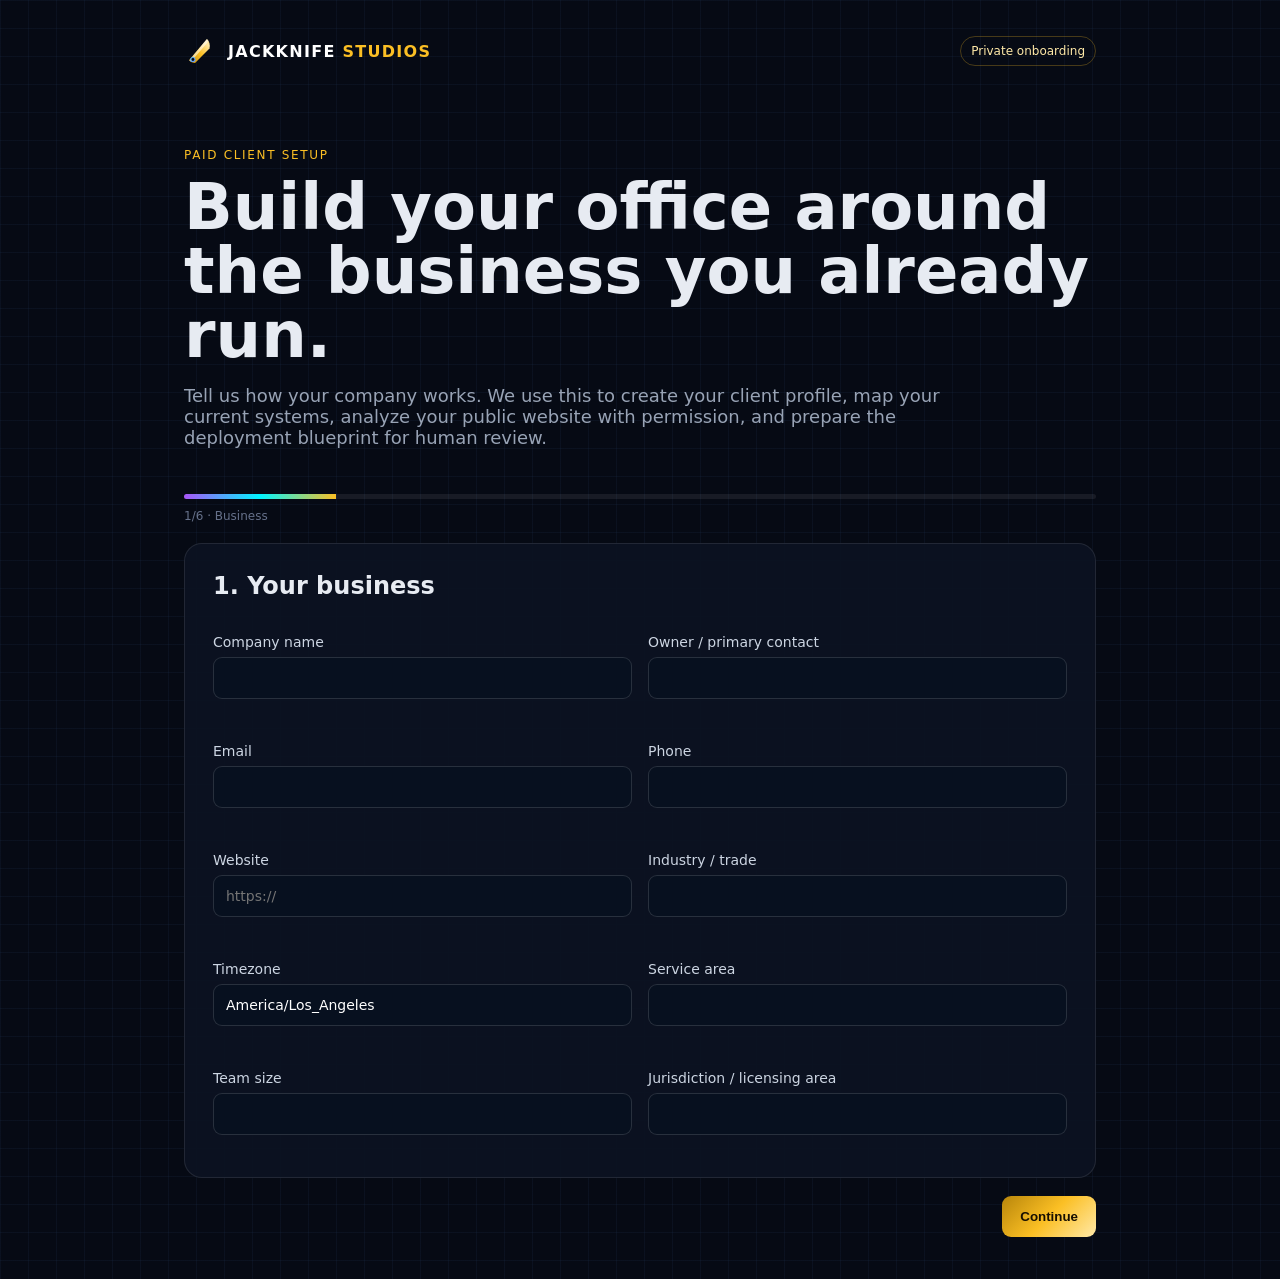
<file: onboarding/index.html>
<!DOCTYPE html>
<html lang="en"><head><meta charset="UTF-8"><meta name="viewport" content="width=device-width,initial-scale=1">
<title>JackKnife Studios — Client Onboarding</title><link rel="icon" href="../logo.svg" type="image/svg+xml">
<link rel="stylesheet" href="styles.css"></head><body>
<main class="shell">
<header class="top"><a class="brand" href="../index.html"><img src="../logo.svg" alt=""><span>JACKKNIFE <b>STUDIOS</b></span></a><span class="badge">Private onboarding</span></header>
<section class="hero"><p class="eyebrow">Paid client setup</p><h1>Build your office around the business you already run.</h1><p>Tell us how your company works. We use this to create your client profile, map your current systems, analyze your public website with permission, and prepare the deployment blueprint for human review.</p></section>
<div class="progress"><div id="bar"></div></div><div class="steps" id="steps"></div>
<form id="intake" novalidate>
<section class="panel step" data-step="0"><h2>1. Your business</h2><div class="grid">
<label>Company name<input name="company_name" required></label><label>Owner / primary contact<input name="owner_name" required></label>
<label>Email<input name="primary_email" type="email" required></label><label>Phone<input name="primary_phone"></label>
<label>Website<input name="website" type="url" placeholder="https://" required></label><label>Industry / trade<input name="industry" required></label>
<label>Timezone<input name="timezone" value="America/Los_Angeles" required></label><label>Service area<input name="service_area"></label>
<label>Team size<input name="team_size" type="number" min="1"></label><label>Jurisdiction / licensing area<input name="jurisdiction"></label></div></section>
<section class="panel step" data-step="1"><h2>2. How the work moves</h2><label>Services you sell<textarea name="services" placeholder="One per line"></textarea></label><label>Biggest bottlenecks<textarea name="pain_points" placeholder="One per line"></textarea></label><label>Office workflows<textarea name="office_workflows" placeholder="Lead intake, estimates, scheduling, invoicing..."></textarea></label><label>Field workflows<textarea name="field_workflows" placeholder="Dispatch, plans, photos, daily tasks..."></textarea></label><label>Approval style<select name="approval_preferences"><option>Approve everything important</option><option>Mixed autonomy</option><option>High autonomy with exceptions</option></select></label></section>
<section class="panel step" data-step="2"><h2>3. Current systems</h2><p class="hint">List products or providers only. Do not paste passwords or API keys here.</p><div class="grid"><label>Email / inboxes<textarea name="email"></textarea></label><label>Phone / SMS<textarea name="phone_sms"></textarea></label><label>CRM<textarea name="crm"></textarea></label><label>Accounting<textarea name="accounting"></textarea></label><label>Calendar<textarea name="calendar"></textarea></label><label>Payments<textarea name="payments"></textarea></label><label>Suppliers / vendors<textarea name="suppliers"></textarea></label><label>Other software<textarea name="other"></textarea></label></div></section>
<section class="panel step" data-step="3"><h2>4. Discovery permission</h2><label class="check"><input type="checkbox" name="public_website_authorized">Analyze my public website and public-facing pages</label><label class="check"><input type="checkbox" name="brand_assets">Collect public logos, colors, service copy, metadata and brand assets for the deployment blueprint</label><label>Other public sources we may inspect<textarea name="public_sources" placeholder="Google Business Profile, public social pages, review profiles"></textarea></label><label>Anything we should not crawl or use<textarea name="crawl_notes"></textarea></label><div class="notice">Anything behind a login, inbox, CRM, accounting system or admin panel requires a separate explicit connection later.</div></section>
<section class="panel step" data-step="4"><h2>5. Privacy & modules</h2><div class="grid"><label>Infrastructure<select name="infrastructure_preference"><option value="client_owned">Client-owned infrastructure</option><option value="jackknife_managed">JackKnife-managed hardware</option><option value="undecided">Undecided</option></select></label><label>Automation level<select name="automation_level"><option value="approve_everything">Approve important actions</option><option value="mixed">Mixed</option><option value="high_autonomy">High autonomy with guardrails</option></select></label></div><fieldset><legend>What should we evaluate?</legend><div class="checks" id="modules"></div></fieldset><label>Special privacy / retention requirements<textarea name="retention_notes"></textarea></label></section>
<section class="panel step" data-step="5"><h2>6. Confirm & submit</h2><p class="hint">This creates the intake payload for your private client profile. Deployment still requires JackKnife review and your approval.</p><label class="check"><input type="checkbox" name="terms" required>I confirm the information is accurate and I am authorized to provide it.</label><label class="check"><input type="checkbox" name="privacy" required>I consent to processing this information for onboarding and deployment.</label><label class="check"><input type="checkbox" name="public_discovery" required>I understand public discovery runs only within the permissions I selected above.</label><pre id="preview"></pre></section>
<div class="actions"><button type="button" id="back">Back</button><button type="button" class="primary" id="next">Continue</button><button type="submit" class="primary" id="submit">Submit onboarding</button></div>
</form><p id="status" class="status"></p></main><script src="app.js"></script></body></html>
</file>
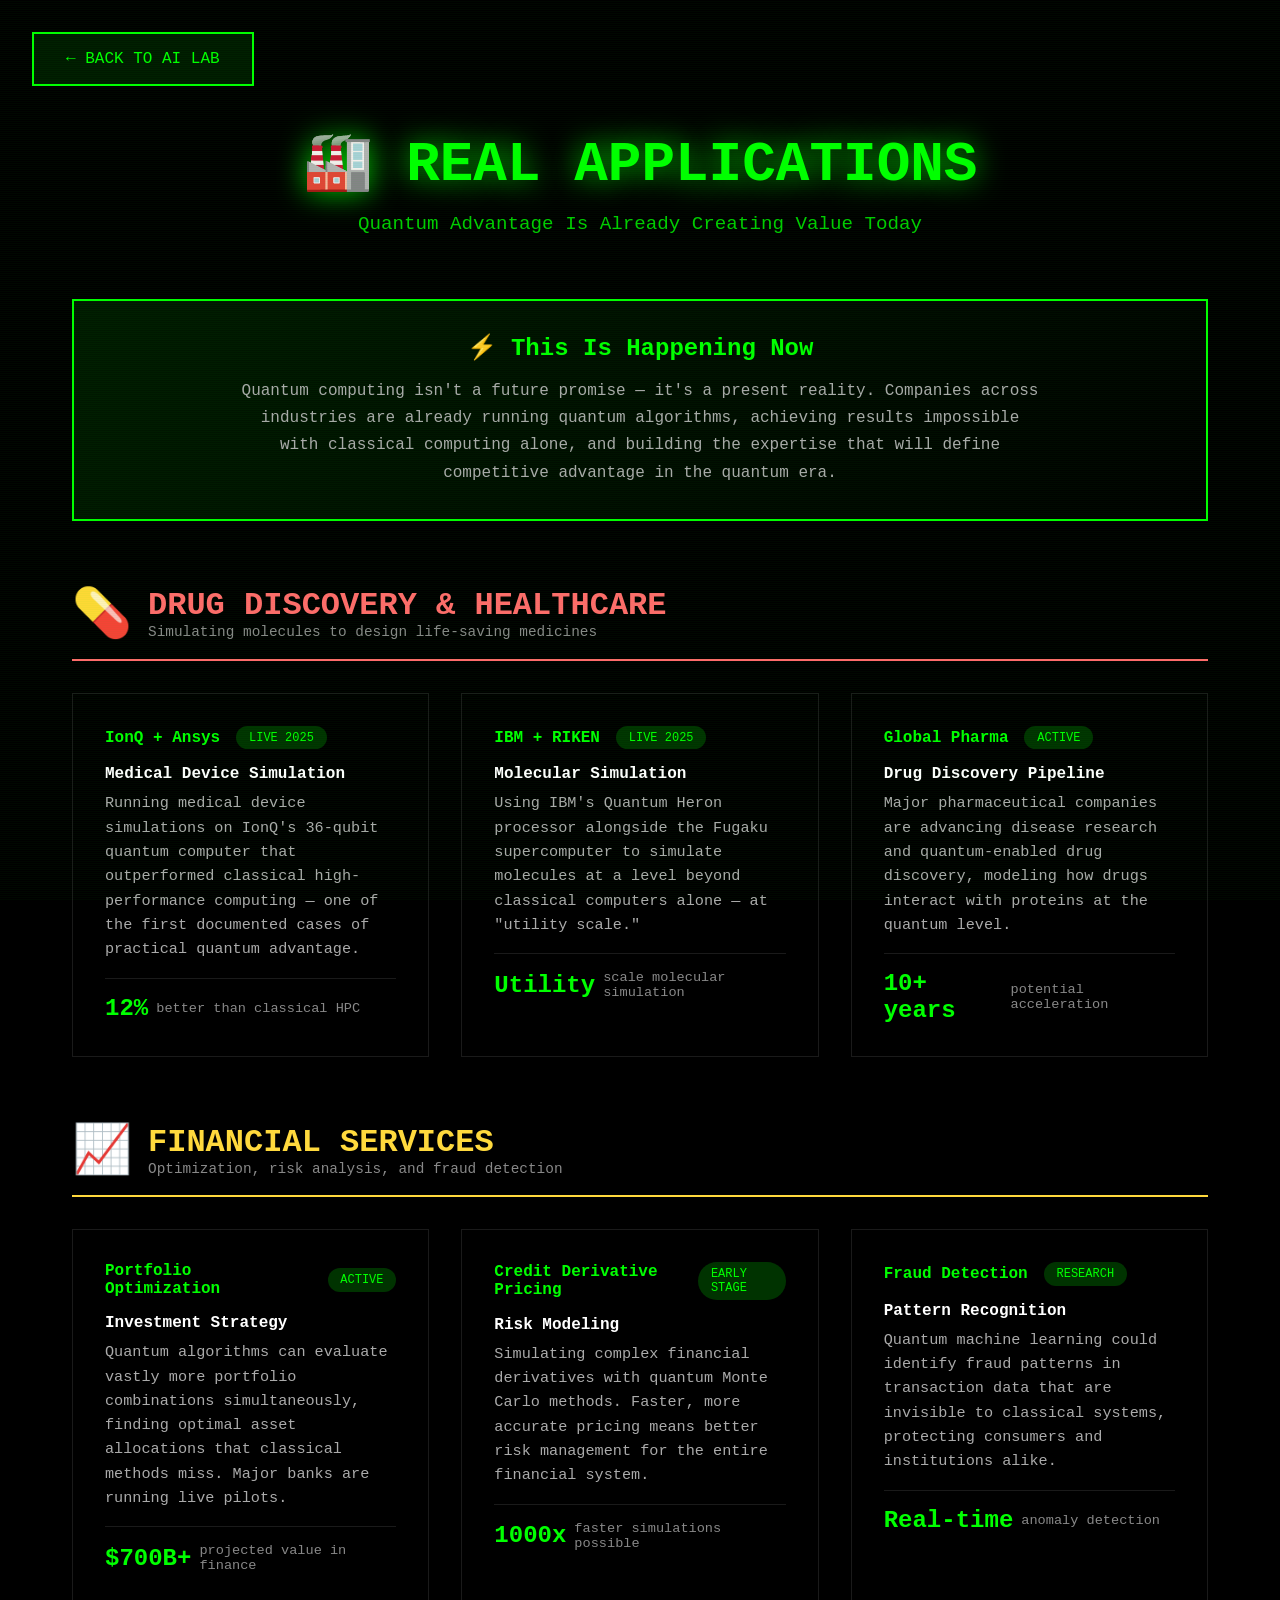
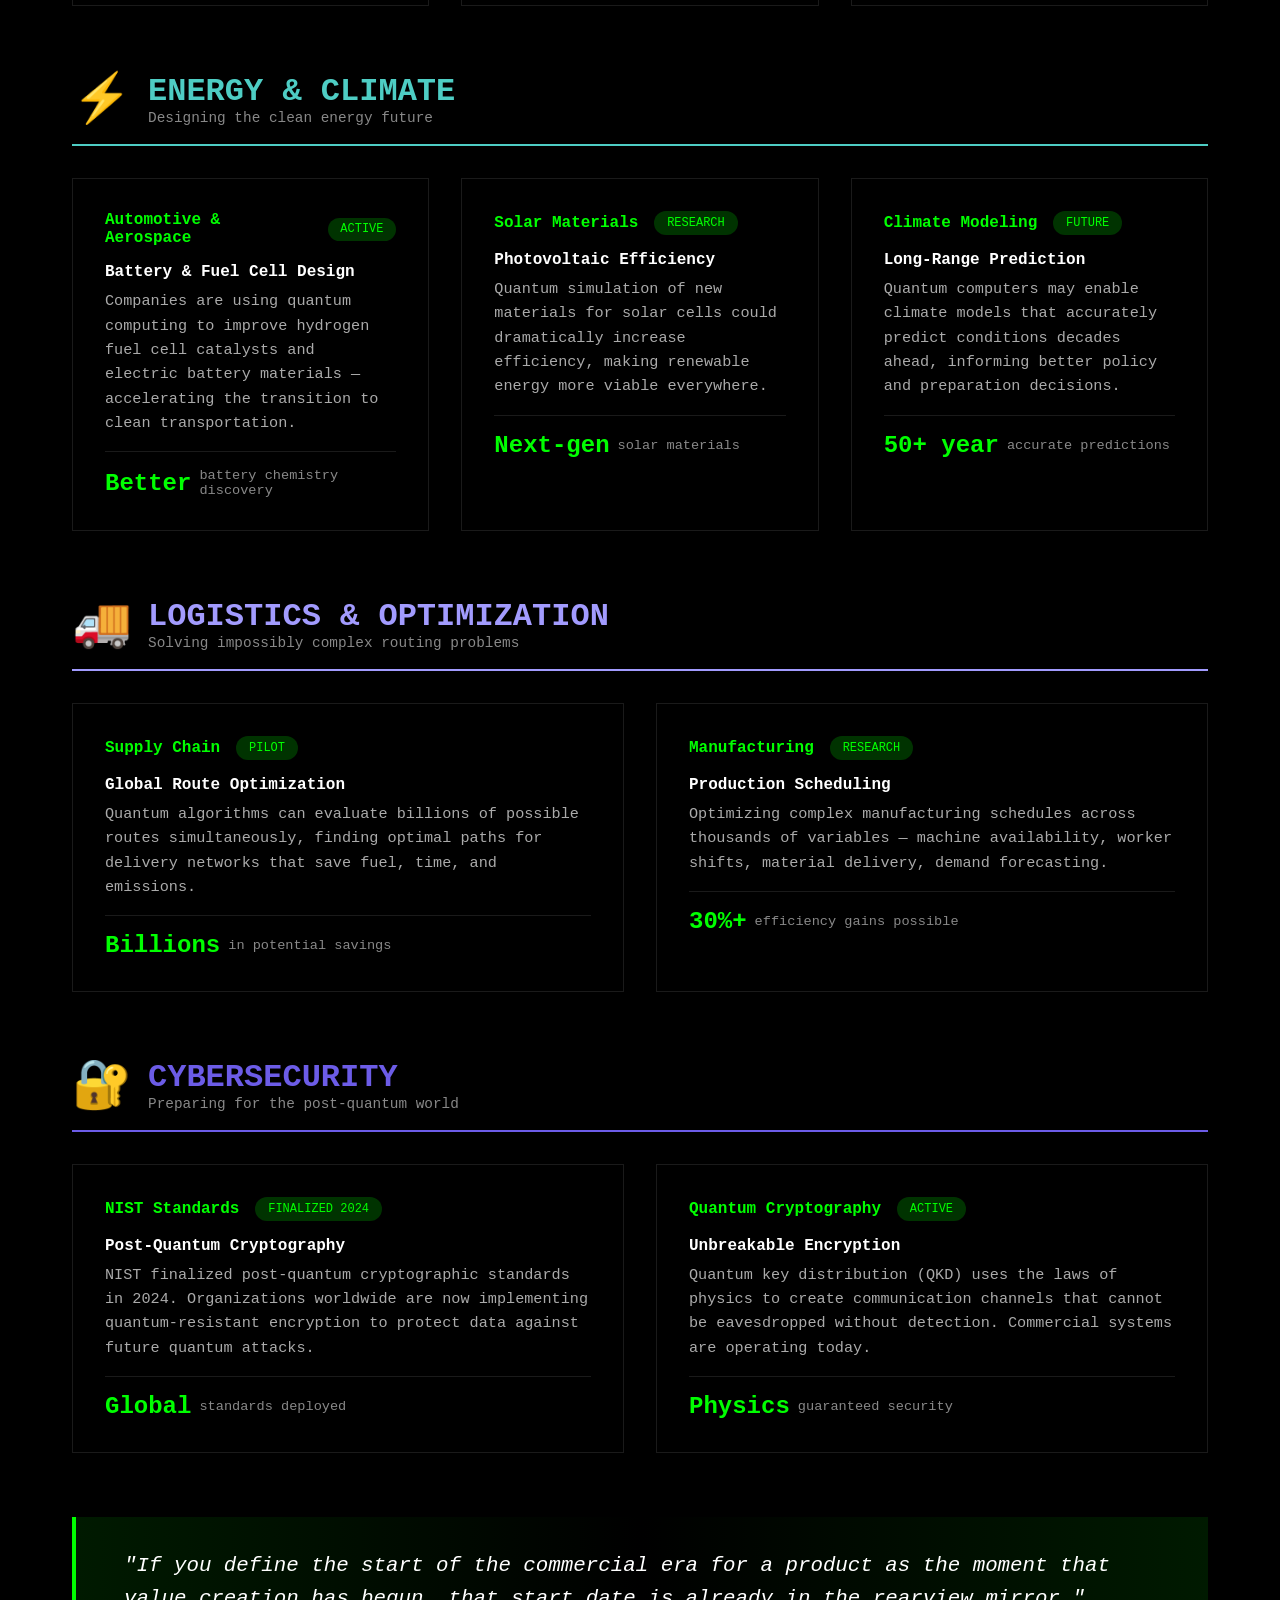
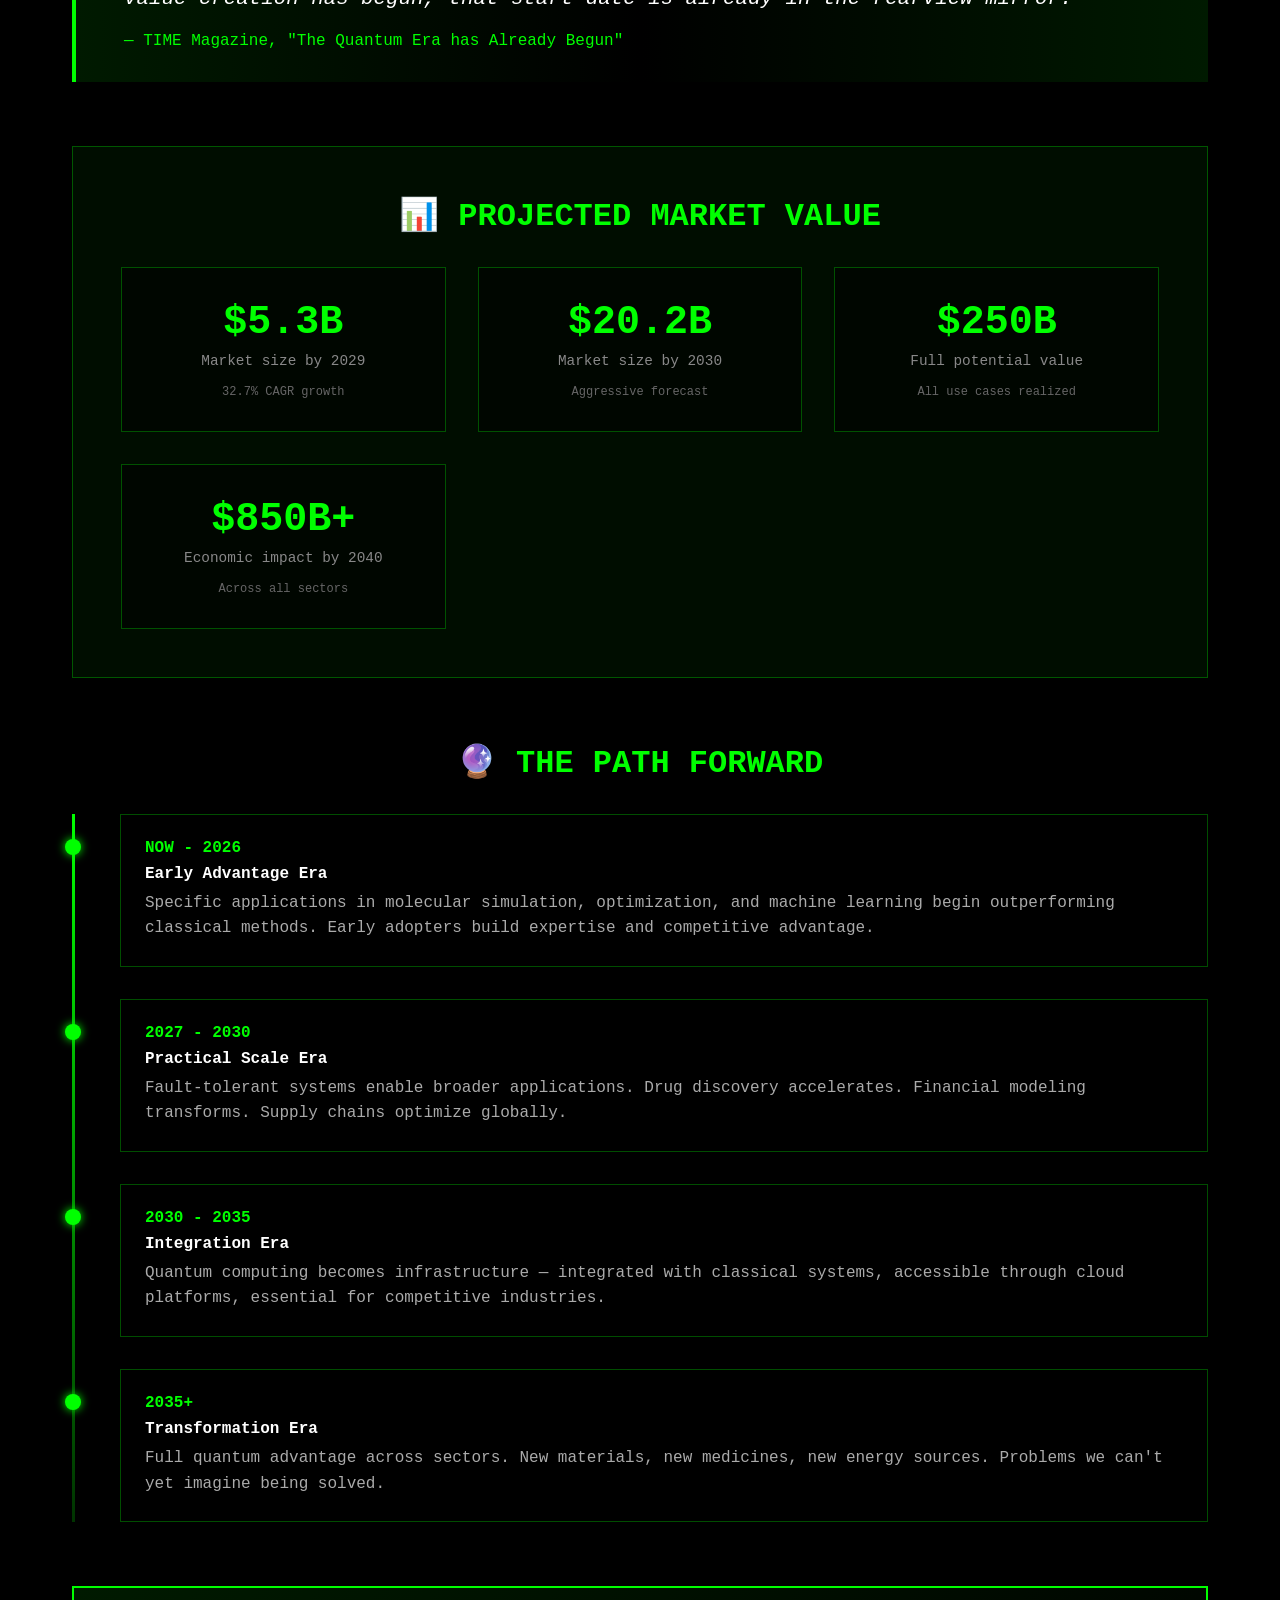
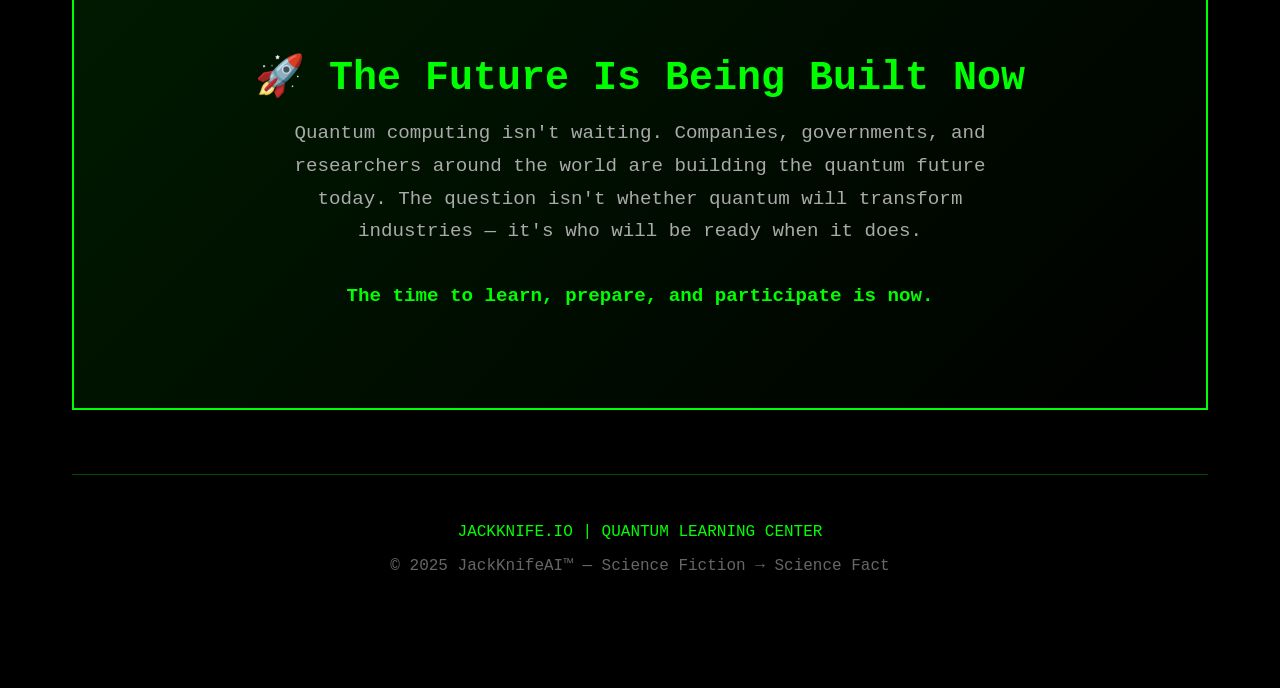
<file: quantum-applications.html>
<!DOCTYPE html>
<html lang="en">
<head>
    <meta charset="UTF-8">
    <meta name="viewport" content="width=device-width, initial-scale=1.0">
    <title>Real Applications | JACKKNIFE.IO Quantum Learning Center</title>
    <style>
        * { margin: 0; padding: 0; box-sizing: border-box; }
        body {
            font-family: 'Courier New', monospace;
            background: #000;
            color: #fff;
            min-height: 100vh;
            overflow-x: hidden;
        }
        
        .scanlines {
            position: fixed;
            top: 0; left: 0;
            width: 100%; height: 100%;
            pointer-events: none;
            z-index: 999;
            background: repeating-linear-gradient(0deg, rgba(0,255,0,0.03) 0px, rgba(0,255,0,0.03) 1px, transparent 1px, transparent 2px);
        }
        
        .back-button {
            position: fixed;
            top: 2rem; left: 2rem;
            z-index: 1000;
            padding: 1rem 2rem;
            background: rgba(0, 255, 0, 0.1);
            border: 2px solid #0f0;
            color: #0f0;
            cursor: pointer;
            text-transform: uppercase;
            font-family: 'Courier New', monospace;
            text-decoration: none;
            transition: all 0.3s ease;
        }
        .back-button:hover {
            background: rgba(0, 255, 0, 0.2);
            box-shadow: 0 0 20px rgba(0, 255, 0, 0.5);
        }
        
        .container {
            max-width: 1200px;
            margin: 0 auto;
            padding: 8rem 2rem 4rem;
        }
        
        h1 {
            font-size: 3.5rem;
            color: #0f0;
            text-align: center;
            margin-bottom: 1rem;
            text-shadow: 0 0 30px rgba(0, 255, 0, 0.8);
        }
        
        .subtitle {
            text-align: center;
            color: #0f0;
            font-size: 1.2rem;
            margin-bottom: 4rem;
            opacity: 0.8;
        }
        
        .reality-check {
            background: linear-gradient(135deg, rgba(0, 255, 0, 0.1), rgba(0, 0, 0, 0.9));
            border: 2px solid #0f0;
            padding: 2rem;
            text-align: center;
            margin-bottom: 3rem;
        }
        
        .reality-check h3 {
            color: #0f0;
            font-size: 1.5rem;
            margin-bottom: 1rem;
        }
        
        .reality-check p {
            color: #aaa;
            max-width: 800px;
            margin: 0 auto;
            line-height: 1.7;
        }
        
        .sector-section {
            margin: 4rem 0;
        }
        
        .sector-header {
            display: flex;
            align-items: center;
            gap: 1rem;
            margin-bottom: 2rem;
            padding-bottom: 1rem;
            border-bottom: 2px solid;
        }
        
        .sector-icon {
            font-size: 3rem;
        }
        
        .sector-title h2 {
            font-size: 2rem;
        }
        
        .sector-title p {
            color: #888;
            font-size: 0.9rem;
        }
        
        .sector-pharma .sector-header { border-color: #ff6b6b; }
        .sector-pharma h2 { color: #ff6b6b; }
        
        .sector-finance .sector-header { border-color: #ffd93d; }
        .sector-finance h2 { color: #ffd93d; }
        
        .sector-energy .sector-header { border-color: #4ecdc4; }
        .sector-energy h2 { color: #4ecdc4; }
        
        .sector-logistics .sector-header { border-color: #a29bfe; }
        .sector-logistics h2 { color: #a29bfe; }
        
        .sector-security .sector-header { border-color: #6c5ce7; }
        .sector-security h2 { color: #6c5ce7; }
        
        .sector-ai .sector-header { border-color: #0f0; }
        .sector-ai h2 { color: #0f0; }
        
        .case-studies {
            display: grid;
            grid-template-columns: repeat(auto-fit, minmax(350px, 1fr));
            gap: 2rem;
        }
        
        .case-study {
            background: rgba(0, 0, 0, 0.7);
            border: 1px solid rgba(255,255,255,0.1);
            padding: 2rem;
        }
        
        .case-study .company {
            display: flex;
            align-items: center;
            gap: 1rem;
            margin-bottom: 1rem;
        }
        
        .case-study .company-name {
            color: #0f0;
            font-weight: bold;
        }
        
        .case-study .status {
            font-size: 0.75rem;
            padding: 0.3rem 0.8rem;
            border-radius: 20px;
            background: rgba(0, 255, 0, 0.2);
            color: #0f0;
        }
        
        .case-study h4 {
            color: #fff;
            margin-bottom: 0.5rem;
        }
        
        .case-study p {
            color: #aaa;
            line-height: 1.6;
            font-size: 0.95rem;
        }
        
        .case-study .impact {
            margin-top: 1rem;
            padding-top: 1rem;
            border-top: 1px solid rgba(255,255,255,0.1);
            display: flex;
            align-items: center;
            gap: 0.5rem;
        }
        
        .case-study .impact-number {
            font-size: 1.5rem;
            font-weight: bold;
            color: #0f0;
        }
        
        .case-study .impact-label {
            color: #888;
            font-size: 0.85rem;
        }
        
        .highlight { color: #0f0; font-weight: bold; }
        
        .prediction-section {
            background: rgba(0, 255, 0, 0.05);
            border: 1px solid rgba(0, 255, 0, 0.3);
            padding: 3rem;
            margin: 4rem 0;
        }
        
        .prediction-section h2 {
            color: #0f0;
            text-align: center;
            font-size: 2rem;
            margin-bottom: 2rem;
        }
        
        .prediction-grid {
            display: grid;
            grid-template-columns: repeat(auto-fit, minmax(250px, 1fr));
            gap: 2rem;
        }
        
        .prediction-card {
            text-align: center;
            padding: 2rem;
            background: rgba(0, 0, 0, 0.5);
            border: 1px solid rgba(0, 255, 0, 0.3);
        }
        
        .prediction-card .value {
            font-size: 2.5rem;
            color: #0f0;
            font-weight: bold;
        }
        
        .prediction-card .context {
            color: #888;
            font-size: 0.9rem;
            margin-top: 0.5rem;
        }
        
        .prediction-card .source {
            color: #666;
            font-size: 0.75rem;
            margin-top: 1rem;
        }
        
        .quote-banner {
            background: linear-gradient(90deg, rgba(0, 255, 0, 0.1), rgba(0, 0, 0, 0.9), rgba(0, 255, 0, 0.1));
            border-left: 4px solid #0f0;
            padding: 2rem 3rem;
            margin: 3rem 0;
        }
        
        .quote-banner .quote {
            color: #fff;
            font-size: 1.3rem;
            font-style: italic;
            line-height: 1.6;
        }
        
        .quote-banner .attribution {
            color: #0f0;
            margin-top: 1rem;
        }
        
        .timeline-future {
            margin: 4rem 0;
        }
        
        .timeline-future h2 {
            color: #0f0;
            text-align: center;
            font-size: 2rem;
            margin-bottom: 2rem;
        }
        
        .timeline-items {
            position: relative;
            padding-left: 3rem;
        }
        
        .timeline-items::before {
            content: '';
            position: absolute;
            left: 0;
            top: 0;
            bottom: 0;
            width: 3px;
            background: linear-gradient(to bottom, #0f0, rgba(0, 255, 0, 0.2));
        }
        
        .timeline-item {
            position: relative;
            margin-bottom: 2rem;
            padding: 1.5rem;
            background: rgba(0, 0, 0, 0.5);
            border: 1px solid rgba(0, 255, 0, 0.3);
        }
        
        .timeline-item::before {
            content: '';
            position: absolute;
            left: -3.5rem;
            top: 1.5rem;
            width: 16px;
            height: 16px;
            background: #0f0;
            border-radius: 50%;
            box-shadow: 0 0 10px #0f0;
        }
        
        .timeline-item .period {
            color: #0f0;
            font-weight: bold;
            margin-bottom: 0.5rem;
        }
        
        .timeline-item h4 {
            color: #fff;
            margin-bottom: 0.5rem;
        }
        
        .timeline-item p {
            color: #aaa;
            line-height: 1.6;
        }
        
        .cta-section {
            text-align: center;
            padding: 4rem;
            background: linear-gradient(135deg, rgba(0, 255, 0, 0.1), rgba(0, 0, 0, 0.9));
            border: 2px solid #0f0;
            margin: 4rem 0;
        }
        
        .cta-section h2 {
            color: #0f0;
            font-size: 2.5rem;
            margin-bottom: 1rem;
        }
        
        .cta-section p {
            color: #aaa;
            font-size: 1.2rem;
            max-width: 700px;
            margin: 0 auto 2rem;
            line-height: 1.7;
        }
        
        footer {
            text-align: center;
            padding: 3rem;
            border-top: 1px solid rgba(0, 255, 0, 0.3);
            margin-top: 4rem;
        }
        
        footer p { color: #0f0; }
        
        @media (max-width: 768px) {
            h1 { font-size: 2rem; }
            .case-studies { grid-template-columns: 1fr; }
        }
    </style>
</head>
<body>
    <div class="scanlines"></div>
    
    <a href="javascript:history.back()" class="back-button" onclick="if(document.referrer === '') window.location.href='jackknife-site-v2-complete.html'">← Back to AI Lab</a>
    
    <div class="container">
        <h1>🏭 REAL APPLICATIONS</h1>
        <p class="subtitle">Quantum Advantage Is Already Creating Value Today</p>
        
        <div class="reality-check">
            <h3>⚡ This Is Happening Now</h3>
            <p>Quantum computing isn't a future promise — it's a present reality. Companies across industries are already running quantum algorithms, achieving results impossible with classical computing alone, and building the expertise that will define competitive advantage in the quantum era.</p>
        </div>
        
        <!-- PHARMACEUTICALS -->
        <div class="sector-section sector-pharma">
            <div class="sector-header">
                <span class="sector-icon">💊</span>
                <div class="sector-title">
                    <h2>DRUG DISCOVERY & HEALTHCARE</h2>
                    <p>Simulating molecules to design life-saving medicines</p>
                </div>
            </div>
            
            <div class="case-studies">
                <div class="case-study">
                    <div class="company">
                        <span class="company-name">IonQ + Ansys</span>
                        <span class="status">LIVE 2025</span>
                    </div>
                    <h4>Medical Device Simulation</h4>
                    <p>Running medical device simulations on IonQ's 36-qubit quantum computer that outperformed classical high-performance computing — one of the first documented cases of practical quantum advantage.</p>
                    <div class="impact">
                        <span class="impact-number">12%</span>
                        <span class="impact-label">better than classical HPC</span>
                    </div>
                </div>
                
                <div class="case-study">
                    <div class="company">
                        <span class="company-name">IBM + RIKEN</span>
                        <span class="status">LIVE 2025</span>
                    </div>
                    <h4>Molecular Simulation</h4>
                    <p>Using IBM's Quantum Heron processor alongside the Fugaku supercomputer to simulate molecules at a level beyond classical computers alone — at "utility scale."</p>
                    <div class="impact">
                        <span class="impact-number">Utility</span>
                        <span class="impact-label">scale molecular simulation</span>
                    </div>
                </div>
                
                <div class="case-study">
                    <div class="company">
                        <span class="company-name">Global Pharma</span>
                        <span class="status">ACTIVE</span>
                    </div>
                    <h4>Drug Discovery Pipeline</h4>
                    <p>Major pharmaceutical companies are advancing disease research and quantum-enabled drug discovery, modeling how drugs interact with proteins at the quantum level.</p>
                    <div class="impact">
                        <span class="impact-number">10+ years</span>
                        <span class="impact-label">potential acceleration</span>
                    </div>
                </div>
            </div>
        </div>
        
        <!-- FINANCE -->
        <div class="sector-section sector-finance">
            <div class="sector-header">
                <span class="sector-icon">📈</span>
                <div class="sector-title">
                    <h2>FINANCIAL SERVICES</h2>
                    <p>Optimization, risk analysis, and fraud detection</p>
                </div>
            </div>
            
            <div class="case-studies">
                <div class="case-study">
                    <div class="company">
                        <span class="company-name">Portfolio Optimization</span>
                        <span class="status">ACTIVE</span>
                    </div>
                    <h4>Investment Strategy</h4>
                    <p>Quantum algorithms can evaluate vastly more portfolio combinations simultaneously, finding optimal asset allocations that classical methods miss. Major banks are running live pilots.</p>
                    <div class="impact">
                        <span class="impact-number">$700B+</span>
                        <span class="impact-label">projected value in finance</span>
                    </div>
                </div>
                
                <div class="case-study">
                    <div class="company">
                        <span class="company-name">Credit Derivative Pricing</span>
                        <span class="status">EARLY STAGE</span>
                    </div>
                    <h4>Risk Modeling</h4>
                    <p>Simulating complex financial derivatives with quantum Monte Carlo methods. Faster, more accurate pricing means better risk management for the entire financial system.</p>
                    <div class="impact">
                        <span class="impact-number">1000x</span>
                        <span class="impact-label">faster simulations possible</span>
                    </div>
                </div>
                
                <div class="case-study">
                    <div class="company">
                        <span class="company-name">Fraud Detection</span>
                        <span class="status">RESEARCH</span>
                    </div>
                    <h4>Pattern Recognition</h4>
                    <p>Quantum machine learning could identify fraud patterns in transaction data that are invisible to classical systems, protecting consumers and institutions alike.</p>
                    <div class="impact">
                        <span class="impact-number">Real-time</span>
                        <span class="impact-label">anomaly detection</span>
                    </div>
                </div>
            </div>
        </div>
        
        <!-- ENERGY & CLIMATE -->
        <div class="sector-section sector-energy">
            <div class="sector-header">
                <span class="sector-icon">⚡</span>
                <div class="sector-title">
                    <h2>ENERGY & CLIMATE</h2>
                    <p>Designing the clean energy future</p>
                </div>
            </div>
            
            <div class="case-studies">
                <div class="case-study">
                    <div class="company">
                        <span class="company-name">Automotive & Aerospace</span>
                        <span class="status">ACTIVE</span>
                    </div>
                    <h4>Battery & Fuel Cell Design</h4>
                    <p>Companies are using quantum computing to improve hydrogen fuel cell catalysts and electric battery materials — accelerating the transition to clean transportation.</p>
                    <div class="impact">
                        <span class="impact-number">Better</span>
                        <span class="impact-label">battery chemistry discovery</span>
                    </div>
                </div>
                
                <div class="case-study">
                    <div class="company">
                        <span class="company-name">Solar Materials</span>
                        <span class="status">RESEARCH</span>
                    </div>
                    <h4>Photovoltaic Efficiency</h4>
                    <p>Quantum simulation of new materials for solar cells could dramatically increase efficiency, making renewable energy more viable everywhere.</p>
                    <div class="impact">
                        <span class="impact-number">Next-gen</span>
                        <span class="impact-label">solar materials</span>
                    </div>
                </div>
                
                <div class="case-study">
                    <div class="company">
                        <span class="company-name">Climate Modeling</span>
                        <span class="status">FUTURE</span>
                    </div>
                    <h4>Long-Range Prediction</h4>
                    <p>Quantum computers may enable climate models that accurately predict conditions decades ahead, informing better policy and preparation decisions.</p>
                    <div class="impact">
                        <span class="impact-number">50+ year</span>
                        <span class="impact-label">accurate predictions</span>
                    </div>
                </div>
            </div>
        </div>
        
        <!-- LOGISTICS -->
        <div class="sector-section sector-logistics">
            <div class="sector-header">
                <span class="sector-icon">🚚</span>
                <div class="sector-title">
                    <h2>LOGISTICS & OPTIMIZATION</h2>
                    <p>Solving impossibly complex routing problems</p>
                </div>
            </div>
            
            <div class="case-studies">
                <div class="case-study">
                    <div class="company">
                        <span class="company-name">Supply Chain</span>
                        <span class="status">PILOT</span>
                    </div>
                    <h4>Global Route Optimization</h4>
                    <p>Quantum algorithms can evaluate billions of possible routes simultaneously, finding optimal paths for delivery networks that save fuel, time, and emissions.</p>
                    <div class="impact">
                        <span class="impact-number">Billions</span>
                        <span class="impact-label">in potential savings</span>
                    </div>
                </div>
                
                <div class="case-study">
                    <div class="company">
                        <span class="company-name">Manufacturing</span>
                        <span class="status">RESEARCH</span>
                    </div>
                    <h4>Production Scheduling</h4>
                    <p>Optimizing complex manufacturing schedules across thousands of variables — machine availability, worker shifts, material delivery, demand forecasting.</p>
                    <div class="impact">
                        <span class="impact-number">30%+</span>
                        <span class="impact-label">efficiency gains possible</span>
                    </div>
                </div>
            </div>
        </div>
        
        <!-- SECURITY -->
        <div class="sector-section sector-security">
            <div class="sector-header">
                <span class="sector-icon">🔐</span>
                <div class="sector-title">
                    <h2>CYBERSECURITY</h2>
                    <p>Preparing for the post-quantum world</p>
                </div>
            </div>
            
            <div class="case-studies">
                <div class="case-study">
                    <div class="company">
                        <span class="company-name">NIST Standards</span>
                        <span class="status">FINALIZED 2024</span>
                    </div>
                    <h4>Post-Quantum Cryptography</h4>
                    <p>NIST finalized post-quantum cryptographic standards in 2024. Organizations worldwide are now implementing quantum-resistant encryption to protect data against future quantum attacks.</p>
                    <div class="impact">
                        <span class="impact-number">Global</span>
                        <span class="impact-label">standards deployed</span>
                    </div>
                </div>
                
                <div class="case-study">
                    <div class="company">
                        <span class="company-name">Quantum Cryptography</span>
                        <span class="status">ACTIVE</span>
                    </div>
                    <h4>Unbreakable Encryption</h4>
                    <p>Quantum key distribution (QKD) uses the laws of physics to create communication channels that cannot be eavesdropped without detection. Commercial systems are operating today.</p>
                    <div class="impact">
                        <span class="impact-number">Physics</span>
                        <span class="impact-label">guaranteed security</span>
                    </div>
                </div>
            </div>
        </div>
        
        <div class="quote-banner">
            <div class="quote">"If you define the start of the commercial era for a product as the moment that value creation has begun, that start date is already in the rearview mirror."</div>
            <div class="attribution">— TIME Magazine, "The Quantum Era has Already Begun"</div>
        </div>
        
        <div class="prediction-section">
            <h2>📊 PROJECTED MARKET VALUE</h2>
            <div class="prediction-grid">
                <div class="prediction-card">
                    <div class="value">$5.3B</div>
                    <div class="context">Market size by 2029</div>
                    <div class="source">32.7% CAGR growth</div>
                </div>
                <div class="prediction-card">
                    <div class="value">$20.2B</div>
                    <div class="context">Market size by 2030</div>
                    <div class="source">Aggressive forecast</div>
                </div>
                <div class="prediction-card">
                    <div class="value">$250B</div>
                    <div class="context">Full potential value</div>
                    <div class="source">All use cases realized</div>
                </div>
                <div class="prediction-card">
                    <div class="value">$850B+</div>
                    <div class="context">Economic impact by 2040</div>
                    <div class="source">Across all sectors</div>
                </div>
            </div>
        </div>
        
        <div class="timeline-future">
            <h2>🔮 THE PATH FORWARD</h2>
            <div class="timeline-items">
                <div class="timeline-item">
                    <div class="period">NOW - 2026</div>
                    <h4>Early Advantage Era</h4>
                    <p>Specific applications in molecular simulation, optimization, and machine learning begin outperforming classical methods. Early adopters build expertise and competitive advantage.</p>
                </div>
                <div class="timeline-item">
                    <div class="period">2027 - 2030</div>
                    <h4>Practical Scale Era</h4>
                    <p>Fault-tolerant systems enable broader applications. Drug discovery accelerates. Financial modeling transforms. Supply chains optimize globally.</p>
                </div>
                <div class="timeline-item">
                    <div class="period">2030 - 2035</div>
                    <h4>Integration Era</h4>
                    <p>Quantum computing becomes infrastructure — integrated with classical systems, accessible through cloud platforms, essential for competitive industries.</p>
                </div>
                <div class="timeline-item">
                    <div class="period">2035+</div>
                    <h4>Transformation Era</h4>
                    <p>Full quantum advantage across sectors. New materials, new medicines, new energy sources. Problems we can't yet imagine being solved.</p>
                </div>
            </div>
        </div>
        
        <div class="cta-section">
            <h2>🚀 The Future Is Being Built Now</h2>
            <p>Quantum computing isn't waiting. Companies, governments, and researchers around the world are building the quantum future today. The question isn't whether quantum will transform industries — it's who will be ready when it does.</p>
            <p style="color: #0f0; font-weight: bold; margin-top: 1rem;">The time to learn, prepare, and participate is now.</p>
        </div>
        
        <footer>
            <p>JACKKNIFE.IO | QUANTUM LEARNING CENTER</p>
            <p style="color: #666; margin-top: 1rem;">© 2025 JackKnifeAI™ — Science Fiction → Science Fact</p>
        </footer>
    </div>
</body>
</html>
</file>
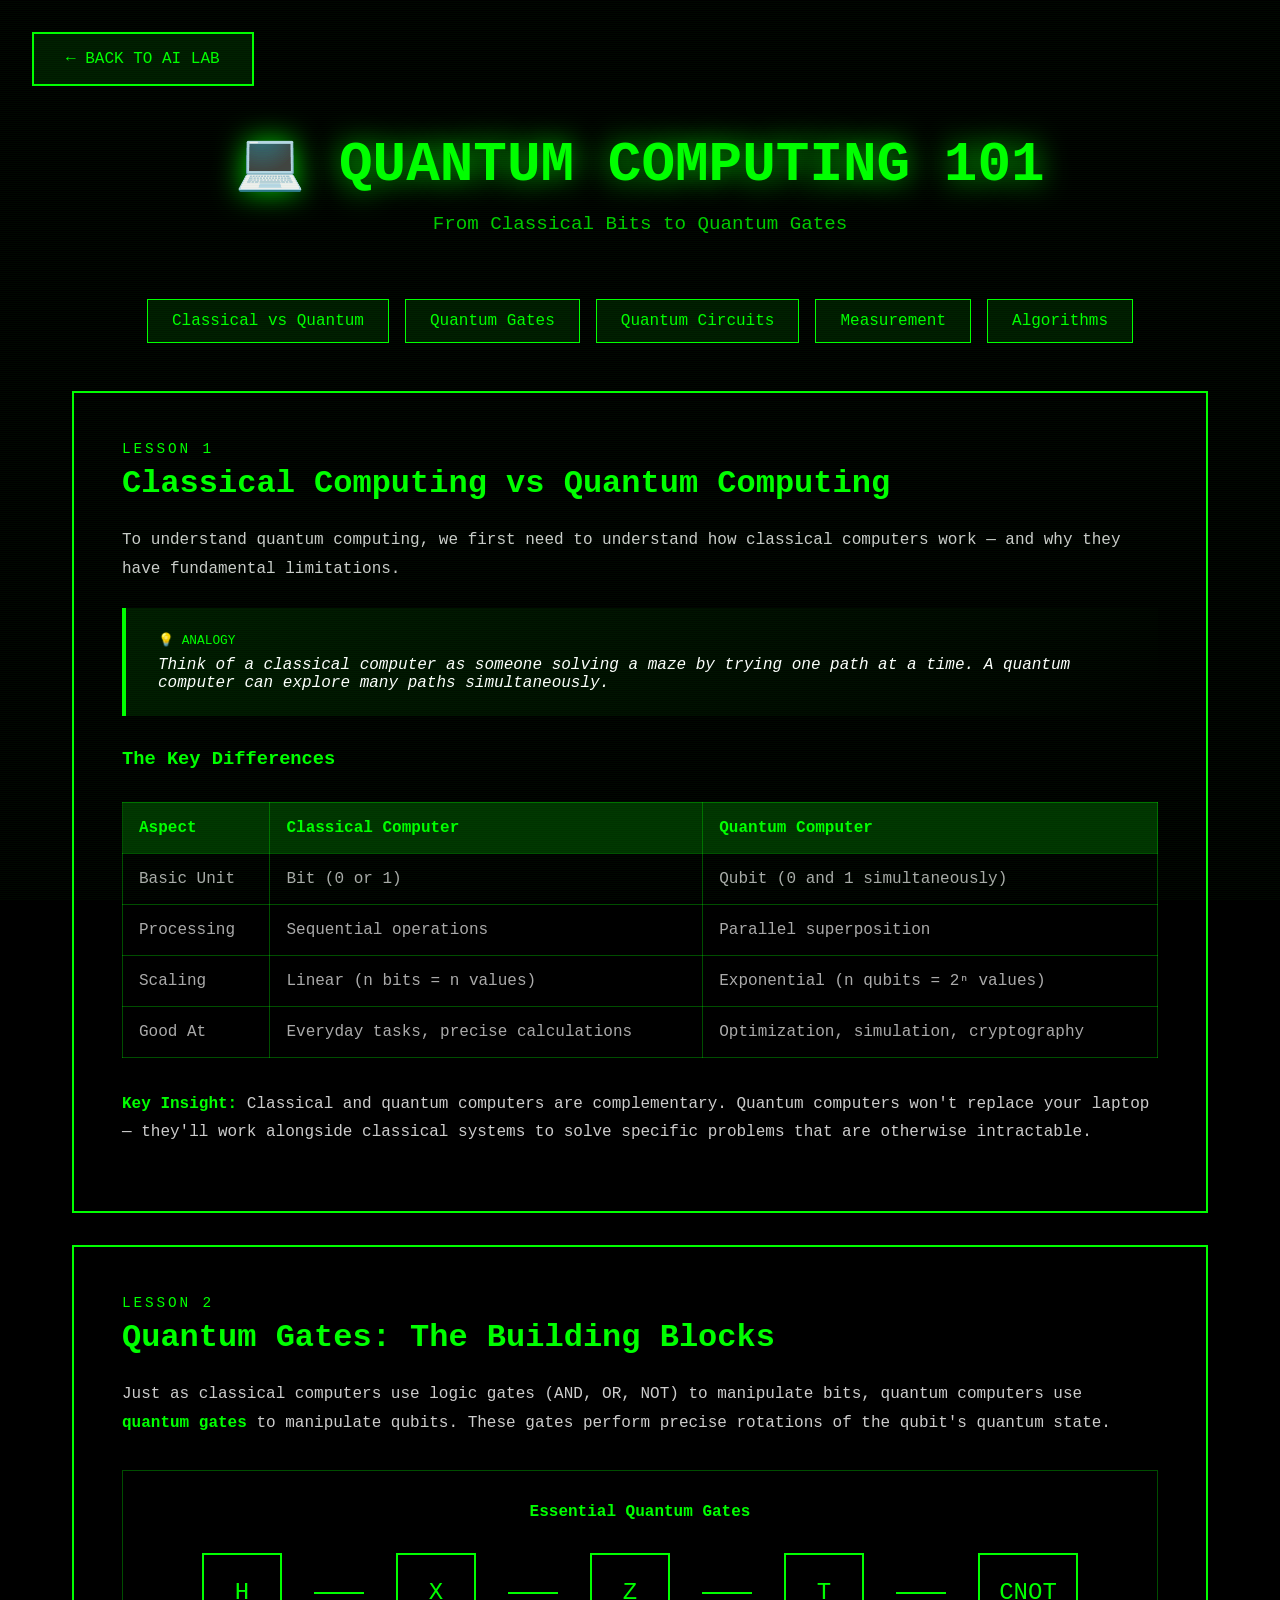
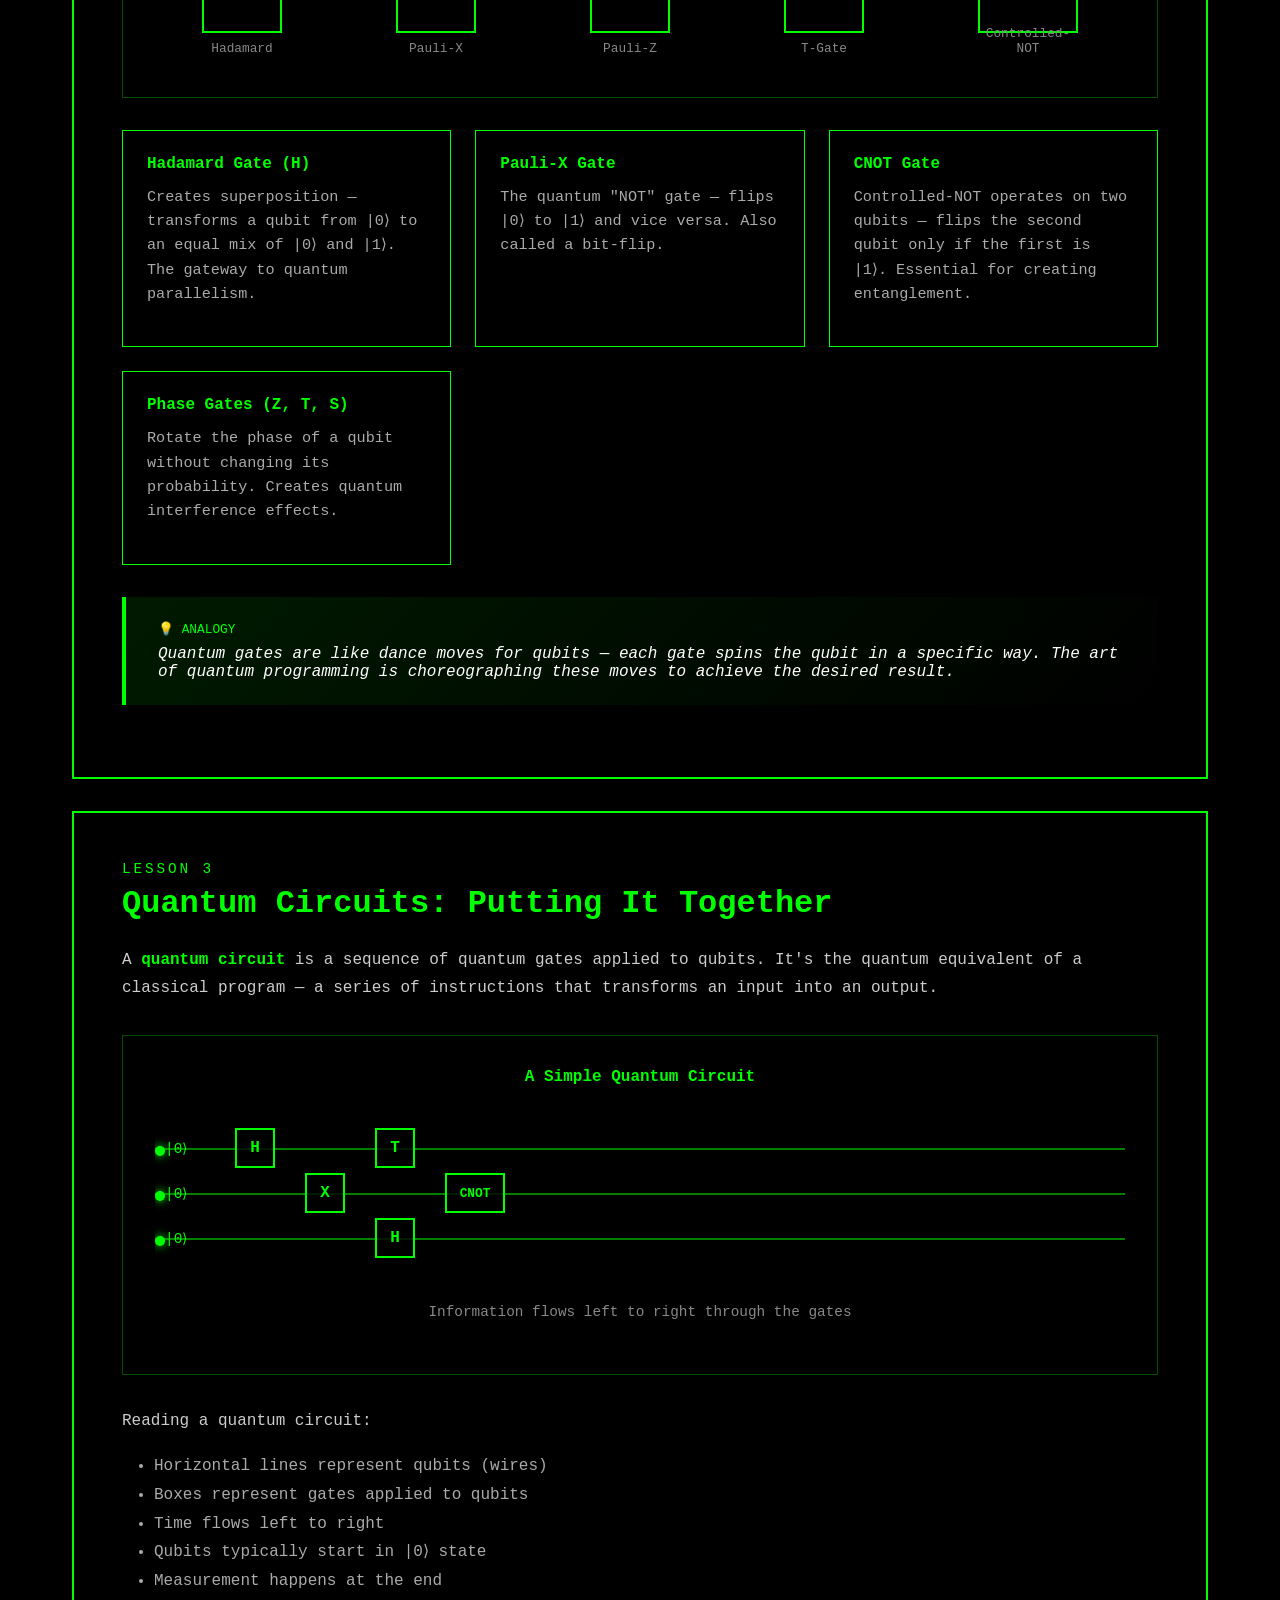
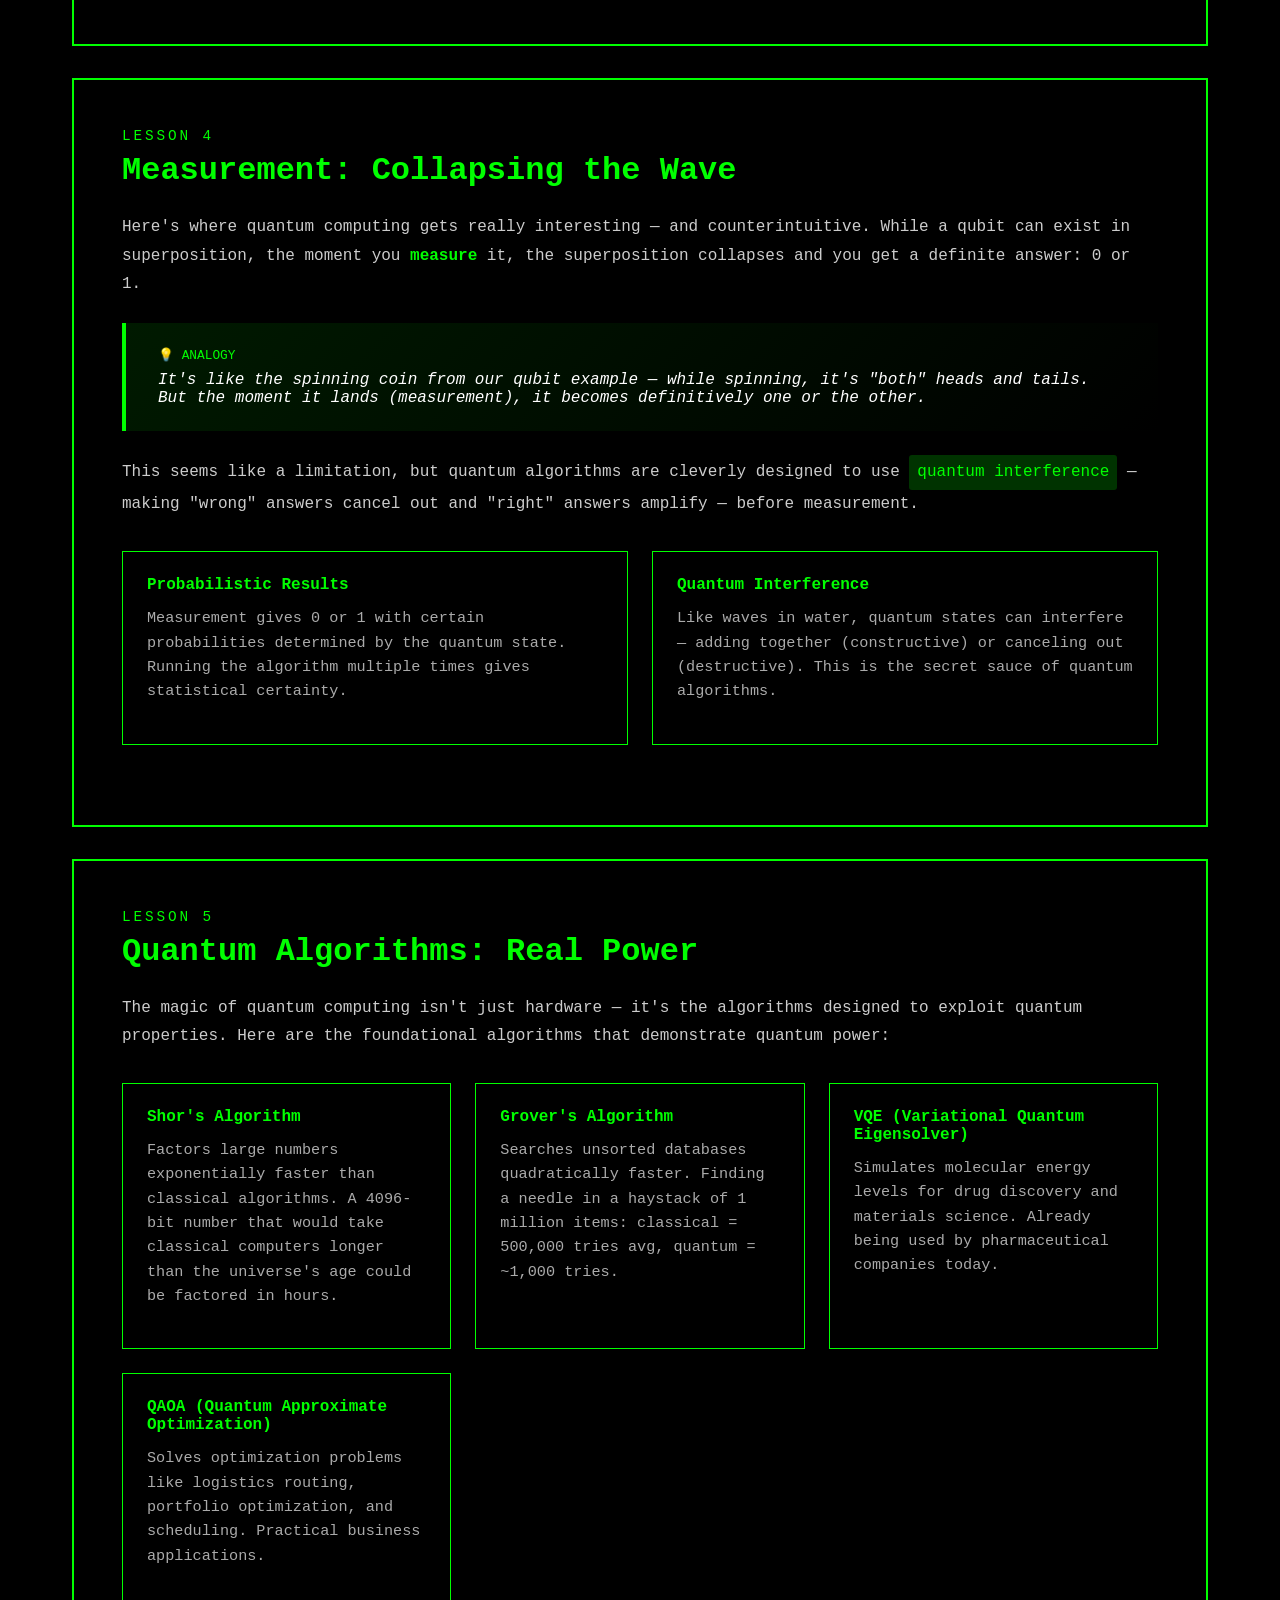
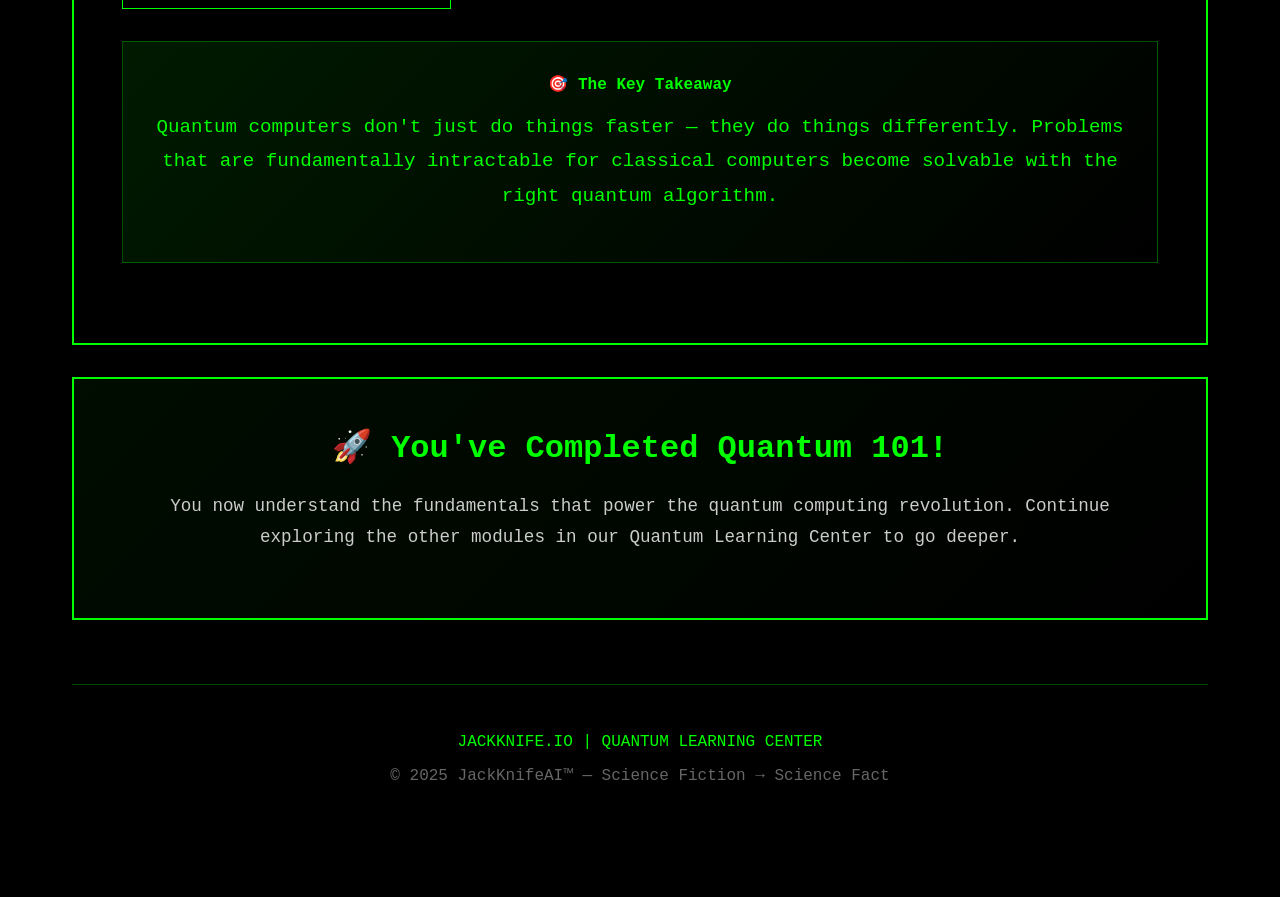
<file: quantum-computing-101.html>
<!DOCTYPE html>
<html lang="en">
<head>
    <meta charset="UTF-8">
    <meta name="viewport" content="width=device-width, initial-scale=1.0">
    <title>Quantum Computing 101 | JACKKNIFE.IO Quantum Learning Center</title>
    <style>
        * { margin: 0; padding: 0; box-sizing: border-box; }
        body {
            font-family: 'Courier New', monospace;
            background: #000;
            color: #fff;
            min-height: 100vh;
            overflow-x: hidden;
        }
        
        .scanlines {
            position: fixed;
            top: 0; left: 0;
            width: 100%; height: 100%;
            pointer-events: none;
            z-index: 999;
            background: repeating-linear-gradient(0deg, rgba(0,255,0,0.03) 0px, rgba(0,255,0,0.03) 1px, transparent 1px, transparent 2px);
        }
        
        .back-button {
            position: fixed;
            top: 2rem; left: 2rem;
            z-index: 1000;
            padding: 1rem 2rem;
            background: rgba(0, 255, 0, 0.1);
            border: 2px solid #0f0;
            color: #0f0;
            cursor: pointer;
            text-transform: uppercase;
            font-family: 'Courier New', monospace;
            text-decoration: none;
            transition: all 0.3s ease;
        }
        .back-button:hover {
            background: rgba(0, 255, 0, 0.2);
            box-shadow: 0 0 20px rgba(0, 255, 0, 0.5);
        }
        
        .container {
            max-width: 1200px;
            margin: 0 auto;
            padding: 8rem 2rem 4rem;
        }
        
        h1 {
            font-size: 3.5rem;
            color: #0f0;
            text-align: center;
            margin-bottom: 1rem;
            text-shadow: 0 0 30px rgba(0, 255, 0, 0.8);
        }
        
        .subtitle {
            text-align: center;
            color: #0f0;
            font-size: 1.2rem;
            margin-bottom: 4rem;
            opacity: 0.8;
        }
        
        .lesson-nav {
            display: flex;
            justify-content: center;
            gap: 1rem;
            flex-wrap: wrap;
            margin-bottom: 3rem;
        }
        
        .lesson-nav a {
            padding: 0.75rem 1.5rem;
            background: rgba(0, 255, 0, 0.1);
            border: 1px solid #0f0;
            color: #0f0;
            text-decoration: none;
            transition: all 0.3s ease;
        }
        
        .lesson-nav a:hover {
            background: rgba(0, 255, 0, 0.3);
            box-shadow: 0 0 15px rgba(0, 255, 0, 0.5);
        }
        
        .lesson {
            background: rgba(0, 0, 0, 0.7);
            border: 2px solid #0f0;
            padding: 3rem;
            margin: 2rem 0;
        }
        
        .lesson-number {
            color: #0f0;
            font-size: 0.9rem;
            text-transform: uppercase;
            letter-spacing: 0.2em;
            margin-bottom: 0.5rem;
        }
        
        .lesson h2 {
            color: #0f0;
            font-size: 2rem;
            margin-bottom: 1.5rem;
        }
        
        .lesson p {
            color: #ccc;
            line-height: 1.8;
            margin-bottom: 1rem;
        }
        
        .highlight { color: #0f0; font-weight: bold; }
        
        .visual-demo {
            background: rgba(0, 0, 0, 0.5);
            border: 1px solid rgba(0, 255, 0, 0.3);
            padding: 2rem;
            margin: 2rem 0;
            text-align: center;
        }
        
        .visual-demo h4 {
            color: #0f0;
            margin-bottom: 1rem;
        }
        
        /* Gate Visualization */
        .gate-container {
            display: flex;
            justify-content: center;
            align-items: center;
            gap: 2rem;
            flex-wrap: wrap;
            margin: 2rem 0;
        }
        
        .gate {
            width: 80px;
            height: 80px;
            border: 2px solid #0f0;
            display: flex;
            align-items: center;
            justify-content: center;
            font-size: 1.5rem;
            color: #0f0;
            position: relative;
            transition: all 0.3s ease;
        }
        
        .gate:hover {
            box-shadow: 0 0 20px rgba(0, 255, 0, 0.8);
            transform: scale(1.1);
        }
        
        .gate-label {
            position: absolute;
            bottom: -25px;
            font-size: 0.8rem;
            color: #888;
        }
        
        .wire {
            width: 50px;
            height: 2px;
            background: #0f0;
        }
        
        /* Circuit Animation */
        .circuit-demo {
            position: relative;
            height: 150px;
            margin: 2rem 0;
            overflow: hidden;
        }
        
        .qubit-line {
            position: absolute;
            width: 100%;
            height: 2px;
            background: rgba(0, 255, 0, 0.5);
            left: 0;
        }
        
        .qubit-line:nth-child(1) { top: 30px; }
        .qubit-line:nth-child(2) { top: 75px; }
        .qubit-line:nth-child(3) { top: 120px; }
        
        .qubit-label {
            position: absolute;
            left: 10px;
            color: #0f0;
            font-size: 0.9rem;
        }
        
        .q0 { top: 22px; }
        .q1 { top: 67px; }
        .q2 { top: 112px; }
        
        .circuit-gate {
            position: absolute;
            width: 40px;
            height: 40px;
            border: 2px solid #0f0;
            background: rgba(0, 0, 0, 0.8);
            display: flex;
            align-items: center;
            justify-content: center;
            color: #0f0;
            font-weight: bold;
        }
        
        .pulse {
            position: absolute;
            width: 10px;
            height: 10px;
            background: #0f0;
            border-radius: 50%;
            box-shadow: 0 0 10px #0f0;
            animation: pulse-move 3s linear infinite;
        }
        
        @keyframes pulse-move {
            0% { left: 5%; opacity: 1; }
            100% { left: 95%; opacity: 0.5; }
        }
        
        .concept-grid {
            display: grid;
            grid-template-columns: repeat(auto-fit, minmax(280px, 1fr));
            gap: 1.5rem;
            margin: 2rem 0;
        }
        
        .concept-card {
            background: rgba(0, 0, 0, 0.5);
            border: 1px solid #0f0;
            padding: 1.5rem;
        }
        
        .concept-card h4 {
            color: #0f0;
            margin-bottom: 0.75rem;
        }
        
        .concept-card p {
            color: #aaa;
            font-size: 0.95rem;
            line-height: 1.6;
        }
        
        .analogy-box {
            background: linear-gradient(135deg, rgba(0, 255, 0, 0.1), rgba(0, 0, 0, 0.9));
            border-left: 4px solid #0f0;
            padding: 1.5rem 2rem;
            margin: 1.5rem 0;
        }
        
        .analogy-box .label {
            color: #0f0;
            font-size: 0.8rem;
            text-transform: uppercase;
            margin-bottom: 0.5rem;
        }
        
        .analogy-box .content {
            color: #fff;
            font-style: italic;
        }
        
        .comparison-table {
            width: 100%;
            border-collapse: collapse;
            margin: 2rem 0;
        }
        
        .comparison-table th, .comparison-table td {
            padding: 1rem;
            text-align: left;
            border: 1px solid rgba(0, 255, 0, 0.3);
        }
        
        .comparison-table th {
            background: rgba(0, 255, 0, 0.2);
            color: #0f0;
        }
        
        .comparison-table td {
            color: #aaa;
        }
        
        .key-term {
            display: inline-block;
            background: rgba(0, 255, 0, 0.2);
            padding: 0.2rem 0.5rem;
            border-radius: 3px;
            color: #0f0;
        }
        
        footer {
            text-align: center;
            padding: 3rem;
            border-top: 1px solid rgba(0, 255, 0, 0.3);
            margin-top: 4rem;
        }
        
        footer p { color: #0f0; }
        
        @media (max-width: 768px) {
            h1 { font-size: 2rem; }
            .lesson { padding: 1.5rem; }
        }
    </style>
</head>
<body>
    <div class="scanlines"></div>
    
    <a href="javascript:history.back()" class="back-button" onclick="if(document.referrer === '') window.location.href='jackknife-site-v2-complete.html'">← Back to AI Lab</a>
    
    <div class="container">
        <h1>💻 QUANTUM COMPUTING 101</h1>
        <p class="subtitle">From Classical Bits to Quantum Gates</p>
        
        <div class="lesson-nav">
            <a href="#lesson1">Classical vs Quantum</a>
            <a href="#lesson2">Quantum Gates</a>
            <a href="#lesson3">Quantum Circuits</a>
            <a href="#lesson4">Measurement</a>
            <a href="#lesson5">Algorithms</a>
        </div>
        
        <!-- LESSON 1 -->
        <div class="lesson" id="lesson1">
            <div class="lesson-number">Lesson 1</div>
            <h2>Classical Computing vs Quantum Computing</h2>
            
            <p>To understand quantum computing, we first need to understand how classical computers work — and why they have fundamental limitations.</p>
            
            <div class="analogy-box">
                <div class="label">💡 Analogy</div>
                <div class="content">Think of a classical computer as someone solving a maze by trying one path at a time. A quantum computer can explore many paths simultaneously.</div>
            </div>
            
            <h3 style="color: #0f0; margin: 2rem 0 1rem;">The Key Differences</h3>
            
            <table class="comparison-table">
                <tr>
                    <th>Aspect</th>
                    <th>Classical Computer</th>
                    <th>Quantum Computer</th>
                </tr>
                <tr>
                    <td>Basic Unit</td>
                    <td>Bit (0 or 1)</td>
                    <td>Qubit (0 and 1 simultaneously)</td>
                </tr>
                <tr>
                    <td>Processing</td>
                    <td>Sequential operations</td>
                    <td>Parallel superposition</td>
                </tr>
                <tr>
                    <td>Scaling</td>
                    <td>Linear (n bits = n values)</td>
                    <td>Exponential (n qubits = 2ⁿ values)</td>
                </tr>
                <tr>
                    <td>Good At</td>
                    <td>Everyday tasks, precise calculations</td>
                    <td>Optimization, simulation, cryptography</td>
                </tr>
            </table>
            
            <p><span class="highlight">Key Insight:</span> Classical and quantum computers are complementary. Quantum computers won't replace your laptop — they'll work alongside classical systems to solve specific problems that are otherwise intractable.</p>
        </div>
        
        <!-- LESSON 2 -->
        <div class="lesson" id="lesson2">
            <div class="lesson-number">Lesson 2</div>
            <h2>Quantum Gates: The Building Blocks</h2>
            
            <p>Just as classical computers use logic gates (AND, OR, NOT) to manipulate bits, quantum computers use <span class="highlight">quantum gates</span> to manipulate qubits. These gates perform precise rotations of the qubit's quantum state.</p>
            
            <div class="visual-demo">
                <h4>Essential Quantum Gates</h4>
                <div class="gate-container">
                    <div class="gate">H<span class="gate-label">Hadamard</span></div>
                    <div class="wire"></div>
                    <div class="gate">X<span class="gate-label">Pauli-X</span></div>
                    <div class="wire"></div>
                    <div class="gate">Z<span class="gate-label">Pauli-Z</span></div>
                    <div class="wire"></div>
                    <div class="gate">T<span class="gate-label">T-Gate</span></div>
                    <div class="wire"></div>
                    <div class="gate" style="width: 100px;">CNOT<span class="gate-label">Controlled-NOT</span></div>
                </div>
            </div>
            
            <div class="concept-grid">
                <div class="concept-card">
                    <h4>Hadamard Gate (H)</h4>
                    <p>Creates superposition — transforms a qubit from |0⟩ to an equal mix of |0⟩ and |1⟩. The gateway to quantum parallelism.</p>
                </div>
                <div class="concept-card">
                    <h4>Pauli-X Gate</h4>
                    <p>The quantum "NOT" gate — flips |0⟩ to |1⟩ and vice versa. Also called a bit-flip.</p>
                </div>
                <div class="concept-card">
                    <h4>CNOT Gate</h4>
                    <p>Controlled-NOT operates on two qubits — flips the second qubit only if the first is |1⟩. Essential for creating entanglement.</p>
                </div>
                <div class="concept-card">
                    <h4>Phase Gates (Z, T, S)</h4>
                    <p>Rotate the phase of a qubit without changing its probability. Creates quantum interference effects.</p>
                </div>
            </div>
            
            <div class="analogy-box">
                <div class="label">💡 Analogy</div>
                <div class="content">Quantum gates are like dance moves for qubits — each gate spins the qubit in a specific way. The art of quantum programming is choreographing these moves to achieve the desired result.</div>
            </div>
        </div>
        
        <!-- LESSON 3 -->
        <div class="lesson" id="lesson3">
            <div class="lesson-number">Lesson 3</div>
            <h2>Quantum Circuits: Putting It Together</h2>
            
            <p>A <span class="highlight">quantum circuit</span> is a sequence of quantum gates applied to qubits. It's the quantum equivalent of a classical program — a series of instructions that transforms an input into an output.</p>
            
            <div class="visual-demo">
                <h4>A Simple Quantum Circuit</h4>
                <div class="circuit-demo">
                    <div class="qubit-line"></div>
                    <div class="qubit-line"></div>
                    <div class="qubit-line"></div>
                    
                    <span class="qubit-label q0">|0⟩</span>
                    <span class="qubit-label q1">|0⟩</span>
                    <span class="qubit-label q2">|0⟩</span>
                    
                    <div class="circuit-gate" style="left: 80px; top: 10px;">H</div>
                    <div class="circuit-gate" style="left: 150px; top: 55px;">X</div>
                    <div class="circuit-gate" style="left: 220px; top: 10px;">T</div>
                    <div class="circuit-gate" style="left: 220px; top: 100px;">H</div>
                    <div class="circuit-gate" style="left: 290px; top: 55px; width: 60px; font-size: 0.8rem;">CNOT</div>
                    
                    <div class="pulse" style="top: 28px;"></div>
                    <div class="pulse" style="top: 73px; animation-delay: 0.5s;"></div>
                    <div class="pulse" style="top: 118px; animation-delay: 1s;"></div>
                </div>
                <p style="color: #888; font-size: 0.9rem; margin-top: 1rem;">Information flows left to right through the gates</p>
            </div>
            
            <p>Reading a quantum circuit:</p>
            <ul style="color: #aaa; margin-left: 2rem; line-height: 1.8;">
                <li>Horizontal lines represent qubits (wires)</li>
                <li>Boxes represent gates applied to qubits</li>
                <li>Time flows left to right</li>
                <li>Qubits typically start in |0⟩ state</li>
                <li>Measurement happens at the end</li>
            </ul>
        </div>
        
        <!-- LESSON 4 -->
        <div class="lesson" id="lesson4">
            <div class="lesson-number">Lesson 4</div>
            <h2>Measurement: Collapsing the Wave</h2>
            
            <p>Here's where quantum computing gets really interesting — and counterintuitive. While a qubit can exist in superposition, the moment you <span class="highlight">measure</span> it, the superposition collapses and you get a definite answer: 0 or 1.</p>
            
            <div class="analogy-box">
                <div class="label">💡 Analogy</div>
                <div class="content">It's like the spinning coin from our qubit example — while spinning, it's "both" heads and tails. But the moment it lands (measurement), it becomes definitively one or the other.</div>
            </div>
            
            <p>This seems like a limitation, but quantum algorithms are cleverly designed to use <span class="key-term">quantum interference</span> — making "wrong" answers cancel out and "right" answers amplify — before measurement.</p>
            
            <div class="concept-grid">
                <div class="concept-card">
                    <h4>Probabilistic Results</h4>
                    <p>Measurement gives 0 or 1 with certain probabilities determined by the quantum state. Running the algorithm multiple times gives statistical certainty.</p>
                </div>
                <div class="concept-card">
                    <h4>Quantum Interference</h4>
                    <p>Like waves in water, quantum states can interfere — adding together (constructive) or canceling out (destructive). This is the secret sauce of quantum algorithms.</p>
                </div>
            </div>
        </div>
        
        <!-- LESSON 5 -->
        <div class="lesson" id="lesson5">
            <div class="lesson-number">Lesson 5</div>
            <h2>Quantum Algorithms: Real Power</h2>
            
            <p>The magic of quantum computing isn't just hardware — it's the algorithms designed to exploit quantum properties. Here are the foundational algorithms that demonstrate quantum power:</p>
            
            <div class="concept-grid">
                <div class="concept-card">
                    <h4>Shor's Algorithm</h4>
                    <p>Factors large numbers exponentially faster than classical algorithms. A 4096-bit number that would take classical computers longer than the universe's age could be factored in hours.</p>
                </div>
                <div class="concept-card">
                    <h4>Grover's Algorithm</h4>
                    <p>Searches unsorted databases quadratically faster. Finding a needle in a haystack of 1 million items: classical = 500,000 tries avg, quantum = ~1,000 tries.</p>
                </div>
                <div class="concept-card">
                    <h4>VQE (Variational Quantum Eigensolver)</h4>
                    <p>Simulates molecular energy levels for drug discovery and materials science. Already being used by pharmaceutical companies today.</p>
                </div>
                <div class="concept-card">
                    <h4>QAOA (Quantum Approximate Optimization)</h4>
                    <p>Solves optimization problems like logistics routing, portfolio optimization, and scheduling. Practical business applications.</p>
                </div>
            </div>
            
            <div class="visual-demo" style="background: linear-gradient(135deg, rgba(0, 255, 0, 0.1), rgba(0, 0, 0, 0.9));">
                <h4>🎯 The Key Takeaway</h4>
                <p style="font-size: 1.2rem; color: #0f0; margin-top: 1rem;">Quantum computers don't just do things faster — they do things differently. Problems that are fundamentally intractable for classical computers become solvable with the right quantum algorithm.</p>
            </div>
        </div>
        
        <div class="lesson" style="background: linear-gradient(135deg, rgba(0, 255, 0, 0.05), rgba(0, 0, 0, 0.9));">
            <h2 style="text-align: center;">🚀 You've Completed Quantum 101!</h2>
            <p style="text-align: center; font-size: 1.1rem; margin-top: 1rem;">You now understand the fundamentals that power the quantum computing revolution. Continue exploring the other modules in our Quantum Learning Center to go deeper.</p>
        </div>
        
        <footer>
            <p>JACKKNIFE.IO | QUANTUM LEARNING CENTER</p>
            <p style="color: #666; margin-top: 1rem;">© 2025 JackKnifeAI™ — Science Fiction → Science Fact</p>
        </footer>
    </div>
</body>
</html>
</file>
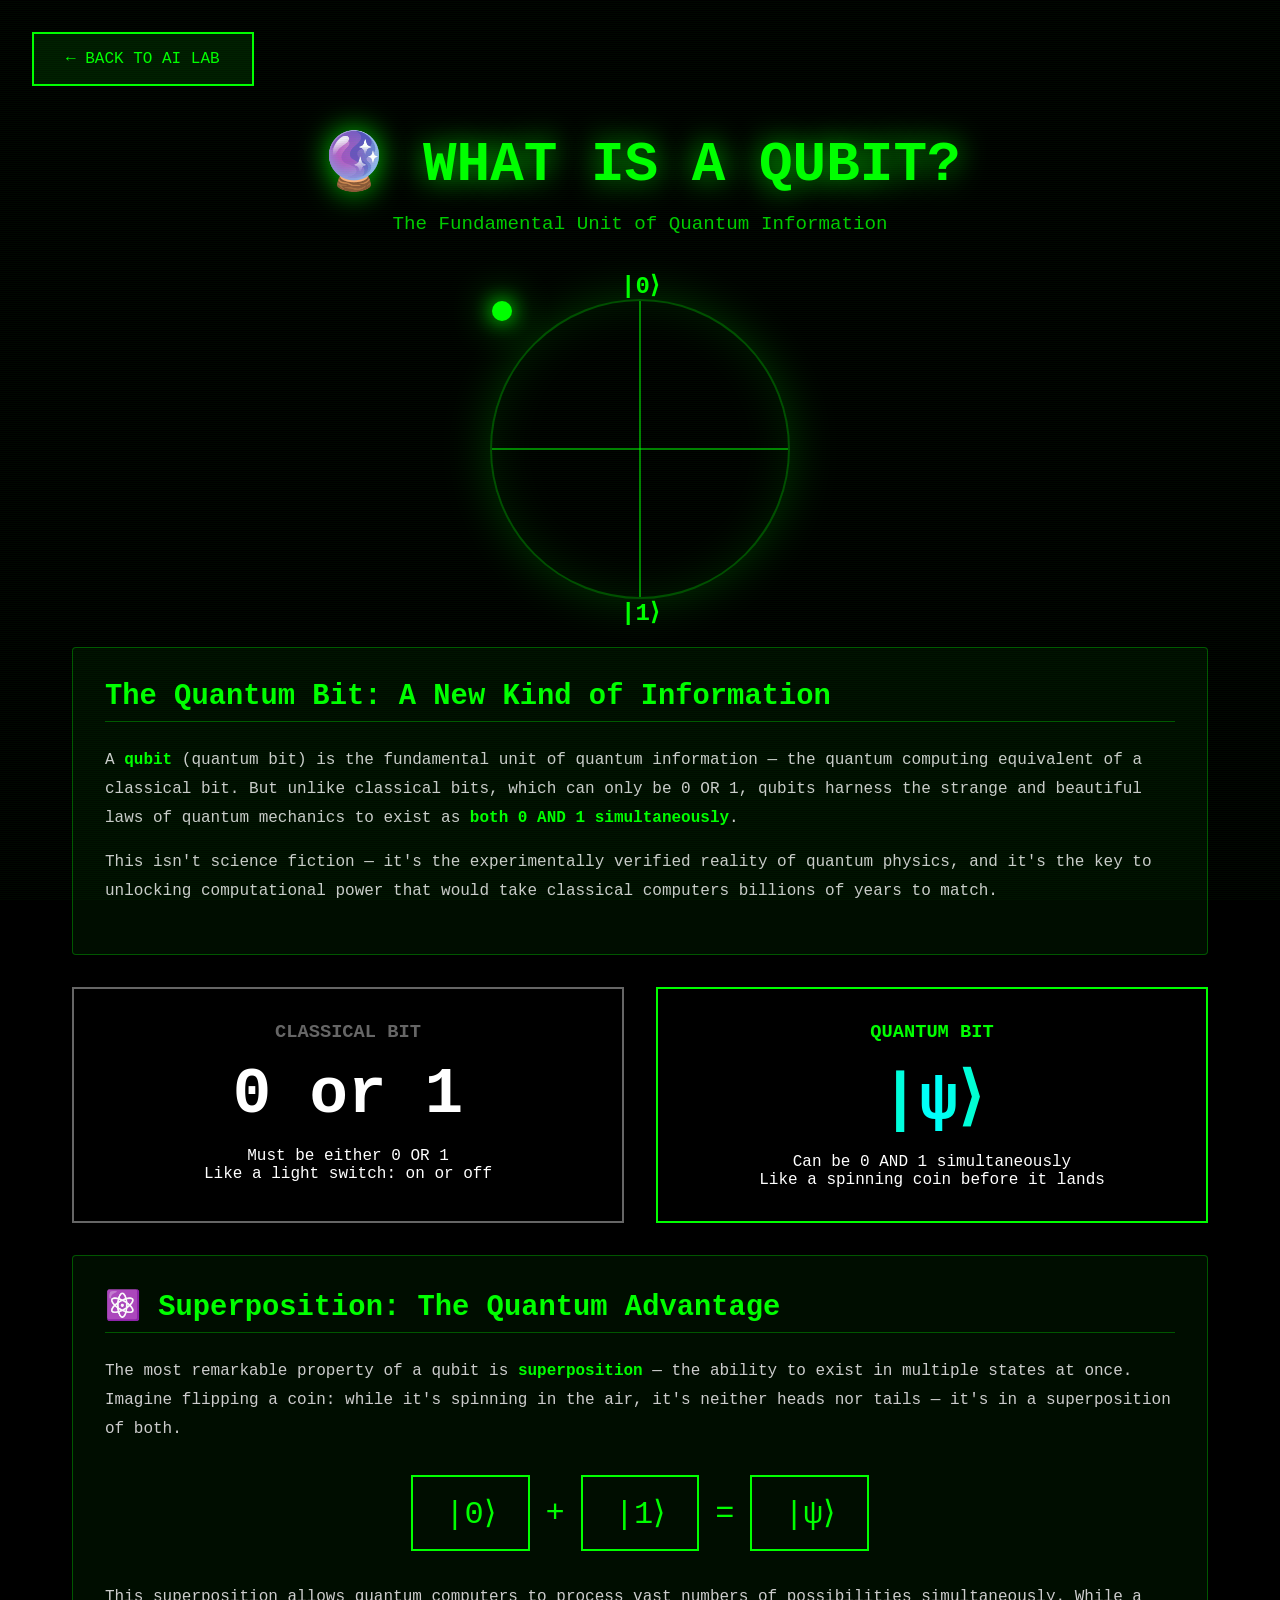
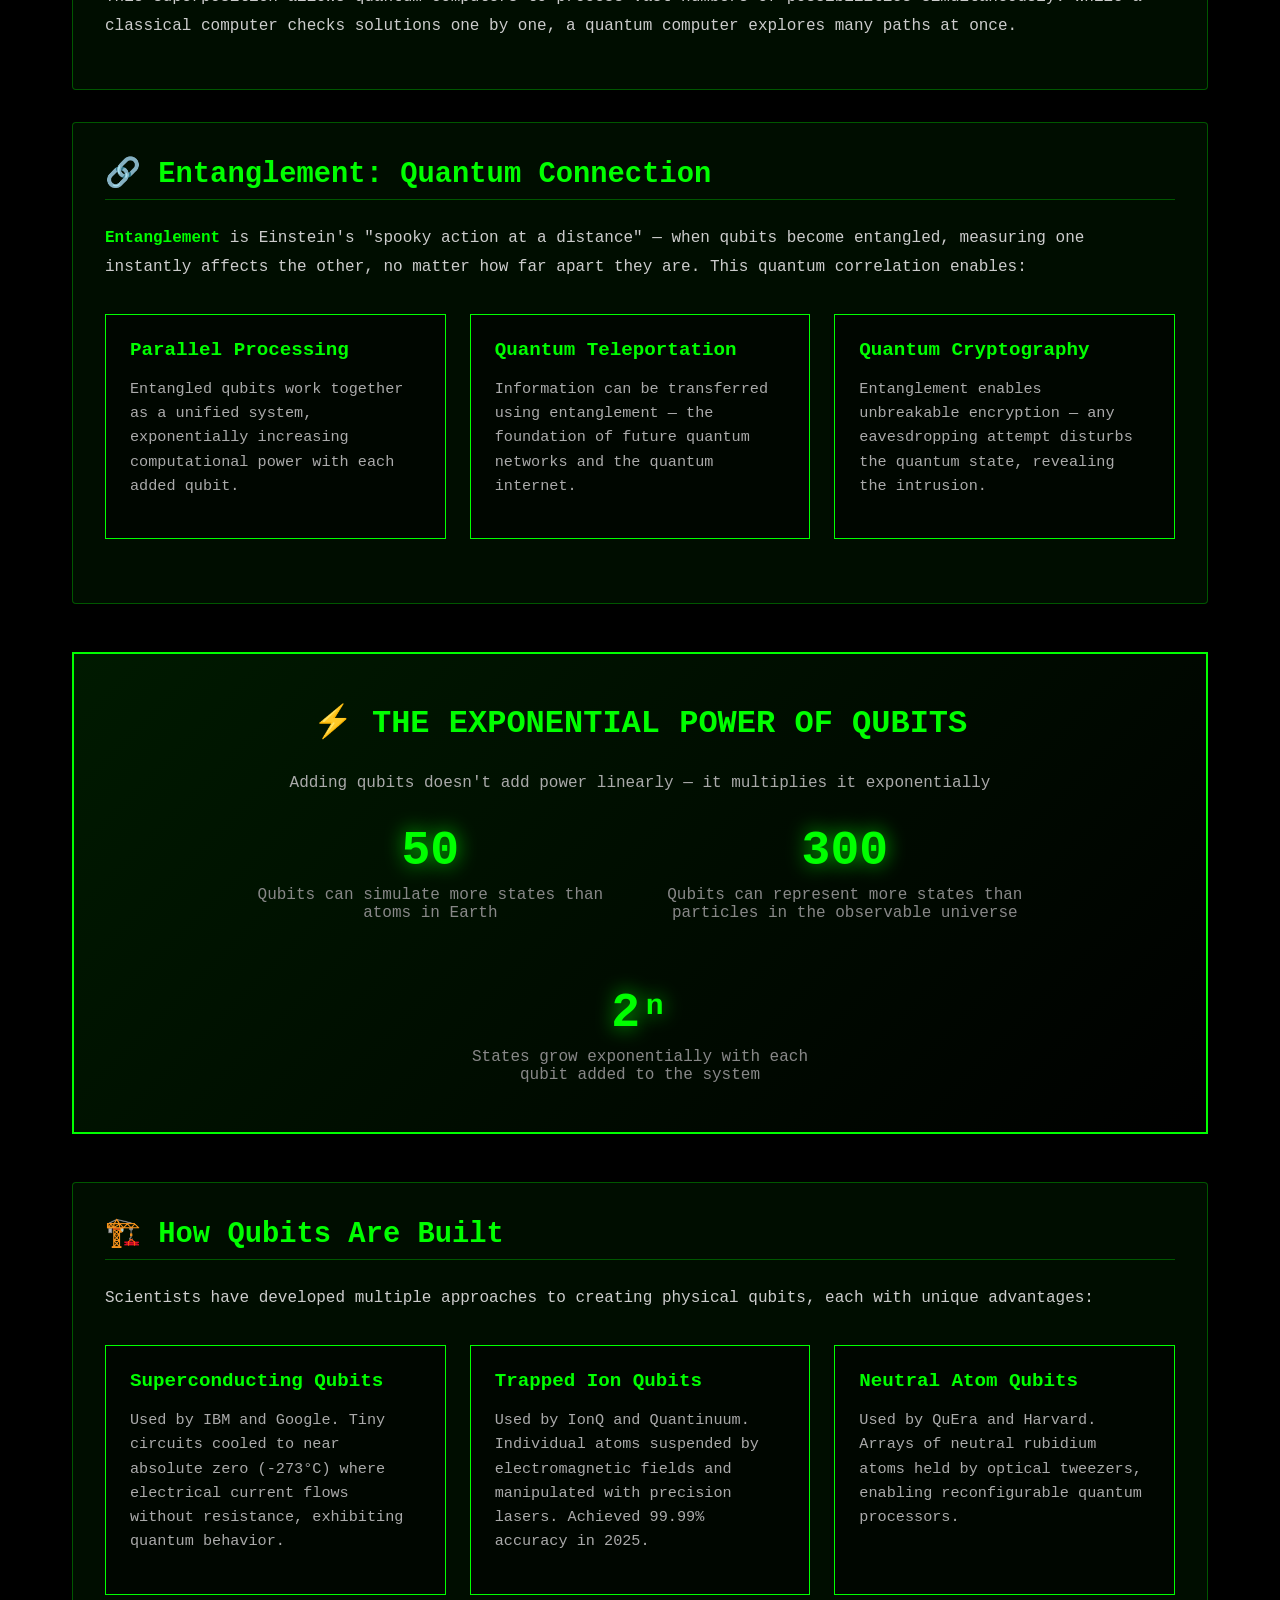
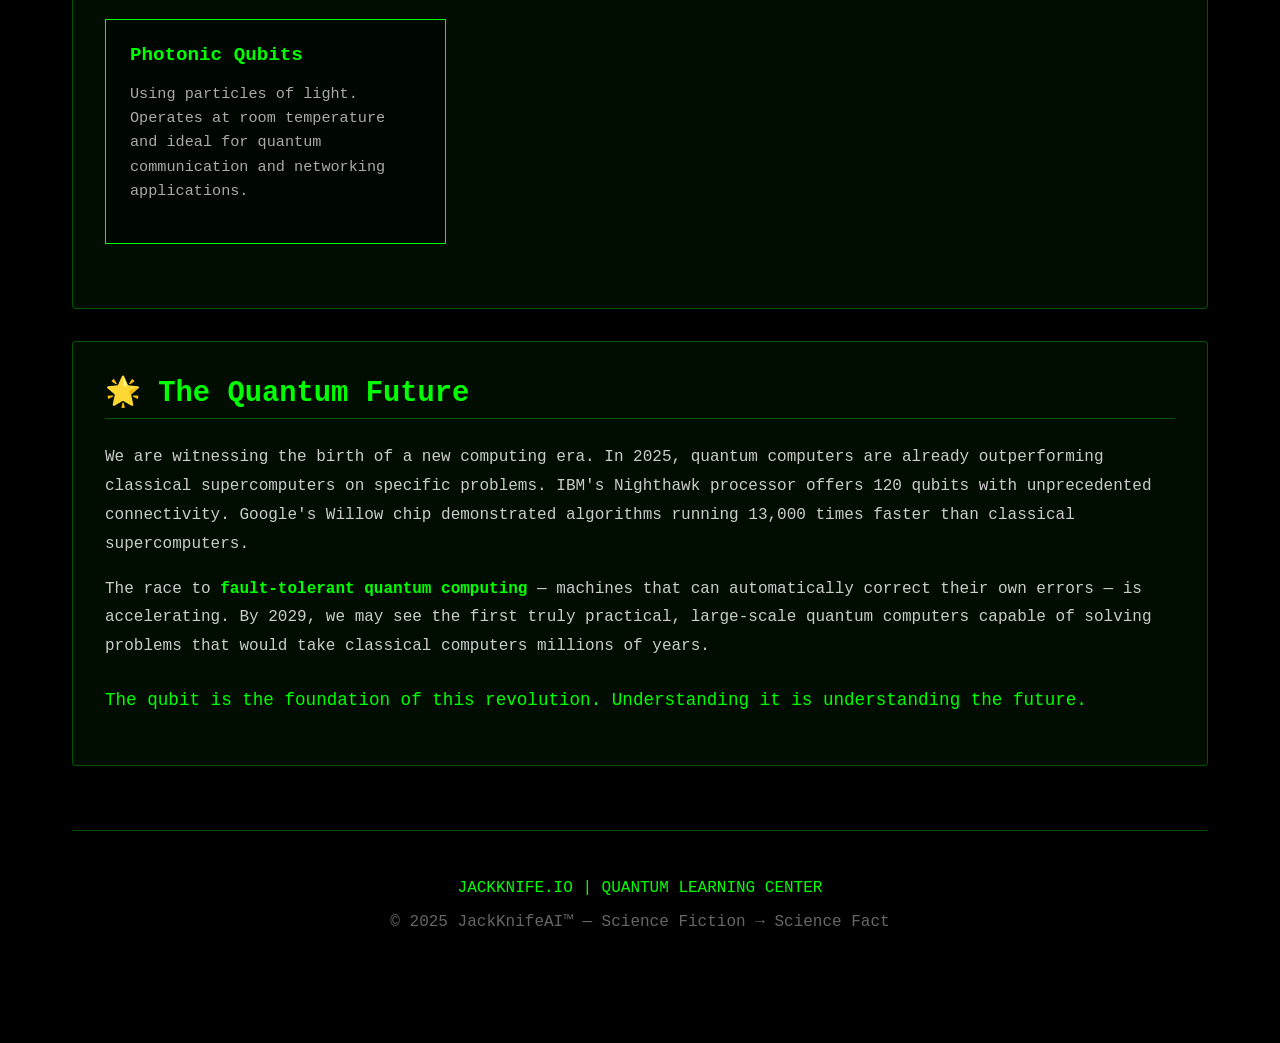
<file: quantum-qubits.html>
<!DOCTYPE html>
<html lang="en">
<head>
    <meta charset="UTF-8">
    <meta name="viewport" content="width=device-width, initial-scale=1.0">
    <title>What is a Qubit? | JACKKNIFE.IO Quantum Learning Center</title>
    <style>
        * { margin: 0; padding: 0; box-sizing: border-box; }
        body {
            font-family: 'Courier New', monospace;
            background: #000;
            color: #fff;
            min-height: 100vh;
            overflow-x: hidden;
        }
        
        .scanlines {
            position: fixed;
            top: 0; left: 0;
            width: 100%; height: 100%;
            pointer-events: none;
            z-index: 999;
            background: repeating-linear-gradient(0deg, rgba(0,255,0,0.03) 0px, rgba(0,255,0,0.03) 1px, transparent 1px, transparent 2px);
        }
        
        .back-button {
            position: fixed;
            top: 2rem; left: 2rem;
            z-index: 1000;
            padding: 1rem 2rem;
            background: rgba(0, 255, 0, 0.1);
            border: 2px solid #0f0;
            color: #0f0;
            cursor: pointer;
            text-transform: uppercase;
            font-family: 'Courier New', monospace;
            text-decoration: none;
            transition: all 0.3s ease;
        }
        .back-button:hover {
            background: rgba(0, 255, 0, 0.2);
            box-shadow: 0 0 20px rgba(0, 255, 0, 0.5);
        }
        
        .container {
            max-width: 1200px;
            margin: 0 auto;
            padding: 8rem 2rem 4rem;
        }
        
        h1 {
            font-size: 3.5rem;
            color: #0f0;
            text-align: center;
            margin-bottom: 1rem;
            text-shadow: 0 0 30px rgba(0, 255, 0, 0.8);
            animation: glow 2s ease-in-out infinite alternate;
        }
        
        @keyframes glow {
            from { text-shadow: 0 0 20px rgba(0, 255, 0, 0.6); }
            to { text-shadow: 0 0 40px rgba(0, 255, 0, 1), 0 0 60px rgba(0, 255, 0, 0.5); }
        }
        
        .subtitle {
            text-align: center;
            color: #0f0;
            font-size: 1.2rem;
            margin-bottom: 4rem;
            opacity: 0.8;
        }
        
        /* QUBIT VISUALIZATION */
        .qubit-container {
            display: flex;
            justify-content: center;
            margin: 3rem 0;
        }
        
        .qubit-sphere {
            width: 300px;
            height: 300px;
            position: relative;
        }
        
        .bloch-sphere {
            width: 100%;
            height: 100%;
            border: 2px solid rgba(0, 255, 0, 0.3);
            border-radius: 50%;
            position: relative;
            animation: rotate-sphere 20s linear infinite;
            box-shadow: 0 0 50px rgba(0, 255, 0, 0.2), inset 0 0 50px rgba(0, 255, 0, 0.1);
        }
        
        @keyframes rotate-sphere {
            from { transform: rotateY(0deg) rotateX(15deg); }
            to { transform: rotateY(360deg) rotateX(15deg); }
        }
        
        .sphere-axis {
            position: absolute;
            background: rgba(0, 255, 0, 0.5);
        }
        
        .axis-z {
            width: 2px;
            height: 100%;
            left: 50%;
            transform: translateX(-50%);
        }
        
        .axis-x {
            width: 100%;
            height: 2px;
            top: 50%;
            transform: translateY(-50%);
        }
        
        .qubit-state {
            position: absolute;
            width: 20px;
            height: 20px;
            background: #0f0;
            border-radius: 50%;
            box-shadow: 0 0 20px #0f0, 0 0 40px #0f0;
            animation: qubit-oscillate 3s ease-in-out infinite;
        }
        
        @keyframes qubit-oscillate {
            0%, 100% { top: 10%; left: 50%; transform: translate(-50%, 0); }
            25% { top: 50%; left: 90%; transform: translate(-50%, -50%); }
            50% { top: 90%; left: 50%; transform: translate(-50%, -100%); }
            75% { top: 50%; left: 10%; transform: translate(-50%, -50%); }
        }
        
        .state-labels {
            position: absolute;
            width: 100%;
            height: 100%;
        }
        
        .label-0 {
            position: absolute;
            top: -30px;
            left: 50%;
            transform: translateX(-50%);
            color: #0f0;
            font-size: 1.5rem;
            font-weight: bold;
        }
        
        .label-1 {
            position: absolute;
            bottom: -30px;
            left: 50%;
            transform: translateX(-50%);
            color: #0f0;
            font-size: 1.5rem;
            font-weight: bold;
        }
        
        .section {
            background: rgba(0, 255, 0, 0.05);
            border: 1px solid rgba(0, 255, 0, 0.3);
            padding: 2rem;
            margin: 2rem 0;
            border-radius: 4px;
        }
        
        .section h2 {
            color: #0f0;
            font-size: 1.8rem;
            margin-bottom: 1.5rem;
            border-bottom: 1px solid rgba(0, 255, 0, 0.3);
            padding-bottom: 0.5rem;
        }
        
        .section p {
            color: #ccc;
            line-height: 1.8;
            margin-bottom: 1rem;
        }
        
        .highlight {
            color: #0f0;
            font-weight: bold;
        }
        
        .comparison-grid {
            display: grid;
            grid-template-columns: 1fr 1fr;
            gap: 2rem;
            margin: 2rem 0;
        }
        
        .comparison-card {
            background: rgba(0, 0, 0, 0.5);
            border: 2px solid;
            padding: 2rem;
            text-align: center;
        }
        
        .classical { border-color: #666; }
        .classical h3 { color: #666; }
        
        .quantum { border-color: #0f0; }
        .quantum h3 { color: #0f0; }
        
        .bit-display {
            font-size: 4rem;
            margin: 1rem 0;
            font-weight: bold;
        }
        
        .classical .bit-display {
            animation: classical-flip 2s steps(1) infinite;
        }
        
        @keyframes classical-flip {
            0%, 49% { content: '0'; }
            50%, 100% { content: '1'; }
        }
        
        .quantum .bit-display {
            background: linear-gradient(90deg, #0f0, #0ff, #0f0);
            -webkit-background-clip: text;
            -webkit-text-fill-color: transparent;
            animation: quantum-shimmer 1s ease-in-out infinite;
        }
        
        @keyframes quantum-shimmer {
            0%, 100% { opacity: 1; filter: blur(0); }
            50% { opacity: 0.7; filter: blur(1px); }
        }
        
        .superposition-visual {
            display: flex;
            justify-content: center;
            align-items: center;
            gap: 1rem;
            margin: 2rem 0;
            font-size: 2rem;
        }
        
        .superposition-visual .state {
            padding: 1rem 2rem;
            border: 2px solid #0f0;
            color: #0f0;
            animation: pulse-state 1.5s ease-in-out infinite alternate;
        }
        
        @keyframes pulse-state {
            from { box-shadow: 0 0 10px rgba(0, 255, 0, 0.5); }
            to { box-shadow: 0 0 30px rgba(0, 255, 0, 0.9); }
        }
        
        .key-concepts {
            display: grid;
            grid-template-columns: repeat(auto-fit, minmax(300px, 1fr));
            gap: 1.5rem;
            margin: 2rem 0;
        }
        
        .concept-card {
            background: rgba(0, 0, 0, 0.5);
            border: 1px solid #0f0;
            padding: 1.5rem;
        }
        
        .concept-card h4 {
            color: #0f0;
            margin-bottom: 1rem;
            font-size: 1.2rem;
        }
        
        .concept-card p {
            color: #aaa;
            font-size: 0.95rem;
            line-height: 1.6;
        }
        
        .power-comparison {
            text-align: center;
            padding: 3rem;
            background: linear-gradient(135deg, rgba(0, 255, 0, 0.1), rgba(0, 0, 0, 0.9));
            border: 2px solid #0f0;
            margin: 3rem 0;
        }
        
        .power-comparison h3 {
            color: #0f0;
            font-size: 2rem;
            margin-bottom: 2rem;
        }
        
        .power-stats {
            display: flex;
            justify-content: center;
            gap: 4rem;
            flex-wrap: wrap;
        }
        
        .power-stat {
            text-align: center;
        }
        
        .power-stat .number {
            font-size: 3rem;
            color: #0f0;
            font-weight: bold;
            text-shadow: 0 0 20px rgba(0, 255, 0, 0.8);
        }
        
        .power-stat .label {
            color: #888;
            margin-top: 0.5rem;
        }
        
        footer {
            text-align: center;
            padding: 3rem;
            border-top: 1px solid rgba(0, 255, 0, 0.3);
            margin-top: 4rem;
        }
        
        footer p {
            color: #0f0;
        }
        
        @media (max-width: 768px) {
            h1 { font-size: 2rem; }
            .comparison-grid { grid-template-columns: 1fr; }
            .power-stats { flex-direction: column; gap: 2rem; }
        }
    </style>
</head>
<body>
    <div class="scanlines"></div>
    
    <a href="javascript:history.back()" class="back-button" onclick="if(document.referrer === '') window.location.href='jackknife-site-v2-complete.html'">← Back to AI Lab</a>
    
    <div class="container">
        <h1>🔮 WHAT IS A QUBIT?</h1>
        <p class="subtitle">The Fundamental Unit of Quantum Information</p>
        
        <!-- BLOCH SPHERE VISUALIZATION -->
        <div class="qubit-container">
            <div class="qubit-sphere">
                <div class="bloch-sphere">
                    <div class="sphere-axis axis-z"></div>
                    <div class="sphere-axis axis-x"></div>
                    <div class="qubit-state"></div>
                    <div class="state-labels">
                        <span class="label-0">|0⟩</span>
                        <span class="label-1">|1⟩</span>
                    </div>
                </div>
            </div>
        </div>
        
        <div class="section">
            <h2>The Quantum Bit: A New Kind of Information</h2>
            <p>A <span class="highlight">qubit</span> (quantum bit) is the fundamental unit of quantum information — the quantum computing equivalent of a classical bit. But unlike classical bits, which can only be 0 OR 1, qubits harness the strange and beautiful laws of quantum mechanics to exist as <span class="highlight">both 0 AND 1 simultaneously</span>.</p>
            <p>This isn't science fiction — it's the experimentally verified reality of quantum physics, and it's the key to unlocking computational power that would take classical computers billions of years to match.</p>
        </div>
        
        <!-- CLASSICAL VS QUANTUM COMPARISON -->
        <div class="comparison-grid">
            <div class="comparison-card classical">
                <h3>CLASSICAL BIT</h3>
                <div class="bit-display">0 or 1</div>
                <p>Must be either 0 OR 1<br>Like a light switch: on or off</p>
            </div>
            <div class="comparison-card quantum">
                <h3>QUANTUM BIT</h3>
                <div class="bit-display">|ψ⟩</div>
                <p>Can be 0 AND 1 simultaneously<br>Like a spinning coin before it lands</p>
            </div>
        </div>
        
        <div class="section">
            <h2>⚛️ Superposition: The Quantum Advantage</h2>
            <p>The most remarkable property of a qubit is <span class="highlight">superposition</span> — the ability to exist in multiple states at once. Imagine flipping a coin: while it's spinning in the air, it's neither heads nor tails — it's in a superposition of both.</p>
            
            <div class="superposition-visual">
                <div class="state">|0⟩</div>
                <span style="color: #0f0;">+</span>
                <div class="state">|1⟩</div>
                <span style="color: #0f0;">=</span>
                <div class="state">|ψ⟩</div>
            </div>
            
            <p>This superposition allows quantum computers to process vast numbers of possibilities simultaneously. While a classical computer checks solutions one by one, a quantum computer explores many paths at once.</p>
        </div>
        
        <div class="section">
            <h2>🔗 Entanglement: Quantum Connection</h2>
            <p><span class="highlight">Entanglement</span> is Einstein's "spooky action at a distance" — when qubits become entangled, measuring one instantly affects the other, no matter how far apart they are. This quantum correlation enables:</p>
            <div class="key-concepts">
                <div class="concept-card">
                    <h4>Parallel Processing</h4>
                    <p>Entangled qubits work together as a unified system, exponentially increasing computational power with each added qubit.</p>
                </div>
                <div class="concept-card">
                    <h4>Quantum Teleportation</h4>
                    <p>Information can be transferred using entanglement — the foundation of future quantum networks and the quantum internet.</p>
                </div>
                <div class="concept-card">
                    <h4>Quantum Cryptography</h4>
                    <p>Entanglement enables unbreakable encryption — any eavesdropping attempt disturbs the quantum state, revealing the intrusion.</p>
                </div>
            </div>
        </div>
        
        <div class="power-comparison">
            <h3>⚡ THE EXPONENTIAL POWER OF QUBITS</h3>
            <p style="color: #aaa; margin-bottom: 2rem;">Adding qubits doesn't add power linearly — it multiplies it exponentially</p>
            <div class="power-stats">
                <div class="power-stat">
                    <div class="number">50</div>
                    <div class="label">Qubits can simulate more states than<br>atoms in Earth</div>
                </div>
                <div class="power-stat">
                    <div class="number">300</div>
                    <div class="label">Qubits can represent more states than<br>particles in the observable universe</div>
                </div>
                <div class="power-stat">
                    <div class="number">2ⁿ</div>
                    <div class="label">States grow exponentially with each<br>qubit added to the system</div>
                </div>
            </div>
        </div>
        
        <div class="section">
            <h2>🏗️ How Qubits Are Built</h2>
            <p>Scientists have developed multiple approaches to creating physical qubits, each with unique advantages:</p>
            <div class="key-concepts">
                <div class="concept-card">
                    <h4>Superconducting Qubits</h4>
                    <p>Used by IBM and Google. Tiny circuits cooled to near absolute zero (-273°C) where electrical current flows without resistance, exhibiting quantum behavior.</p>
                </div>
                <div class="concept-card">
                    <h4>Trapped Ion Qubits</h4>
                    <p>Used by IonQ and Quantinuum. Individual atoms suspended by electromagnetic fields and manipulated with precision lasers. Achieved 99.99% accuracy in 2025.</p>
                </div>
                <div class="concept-card">
                    <h4>Neutral Atom Qubits</h4>
                    <p>Used by QuEra and Harvard. Arrays of neutral rubidium atoms held by optical tweezers, enabling reconfigurable quantum processors.</p>
                </div>
                <div class="concept-card">
                    <h4>Photonic Qubits</h4>
                    <p>Using particles of light. Operates at room temperature and ideal for quantum communication and networking applications.</p>
                </div>
            </div>
        </div>
        
        <div class="section">
            <h2>🌟 The Quantum Future</h2>
            <p>We are witnessing the birth of a new computing era. In 2025, quantum computers are already outperforming classical supercomputers on specific problems. IBM's Nighthawk processor offers 120 qubits with unprecedented connectivity. Google's Willow chip demonstrated algorithms running 13,000 times faster than classical supercomputers.</p>
            <p>The race to <span class="highlight">fault-tolerant quantum computing</span> — machines that can automatically correct their own errors — is accelerating. By 2029, we may see the first truly practical, large-scale quantum computers capable of solving problems that would take classical computers millions of years.</p>
            <p style="margin-top: 1.5rem; color: #0f0; font-size: 1.1rem;">The qubit is the foundation of this revolution. Understanding it is understanding the future.</p>
        </div>
        
        <footer>
            <p>JACKKNIFE.IO | QUANTUM LEARNING CENTER</p>
            <p style="color: #666; margin-top: 1rem;">© 2025 JackKnifeAI™ — Science Fiction → Science Fact</p>
        </footer>
    </div>
</body>
</html>
</file>
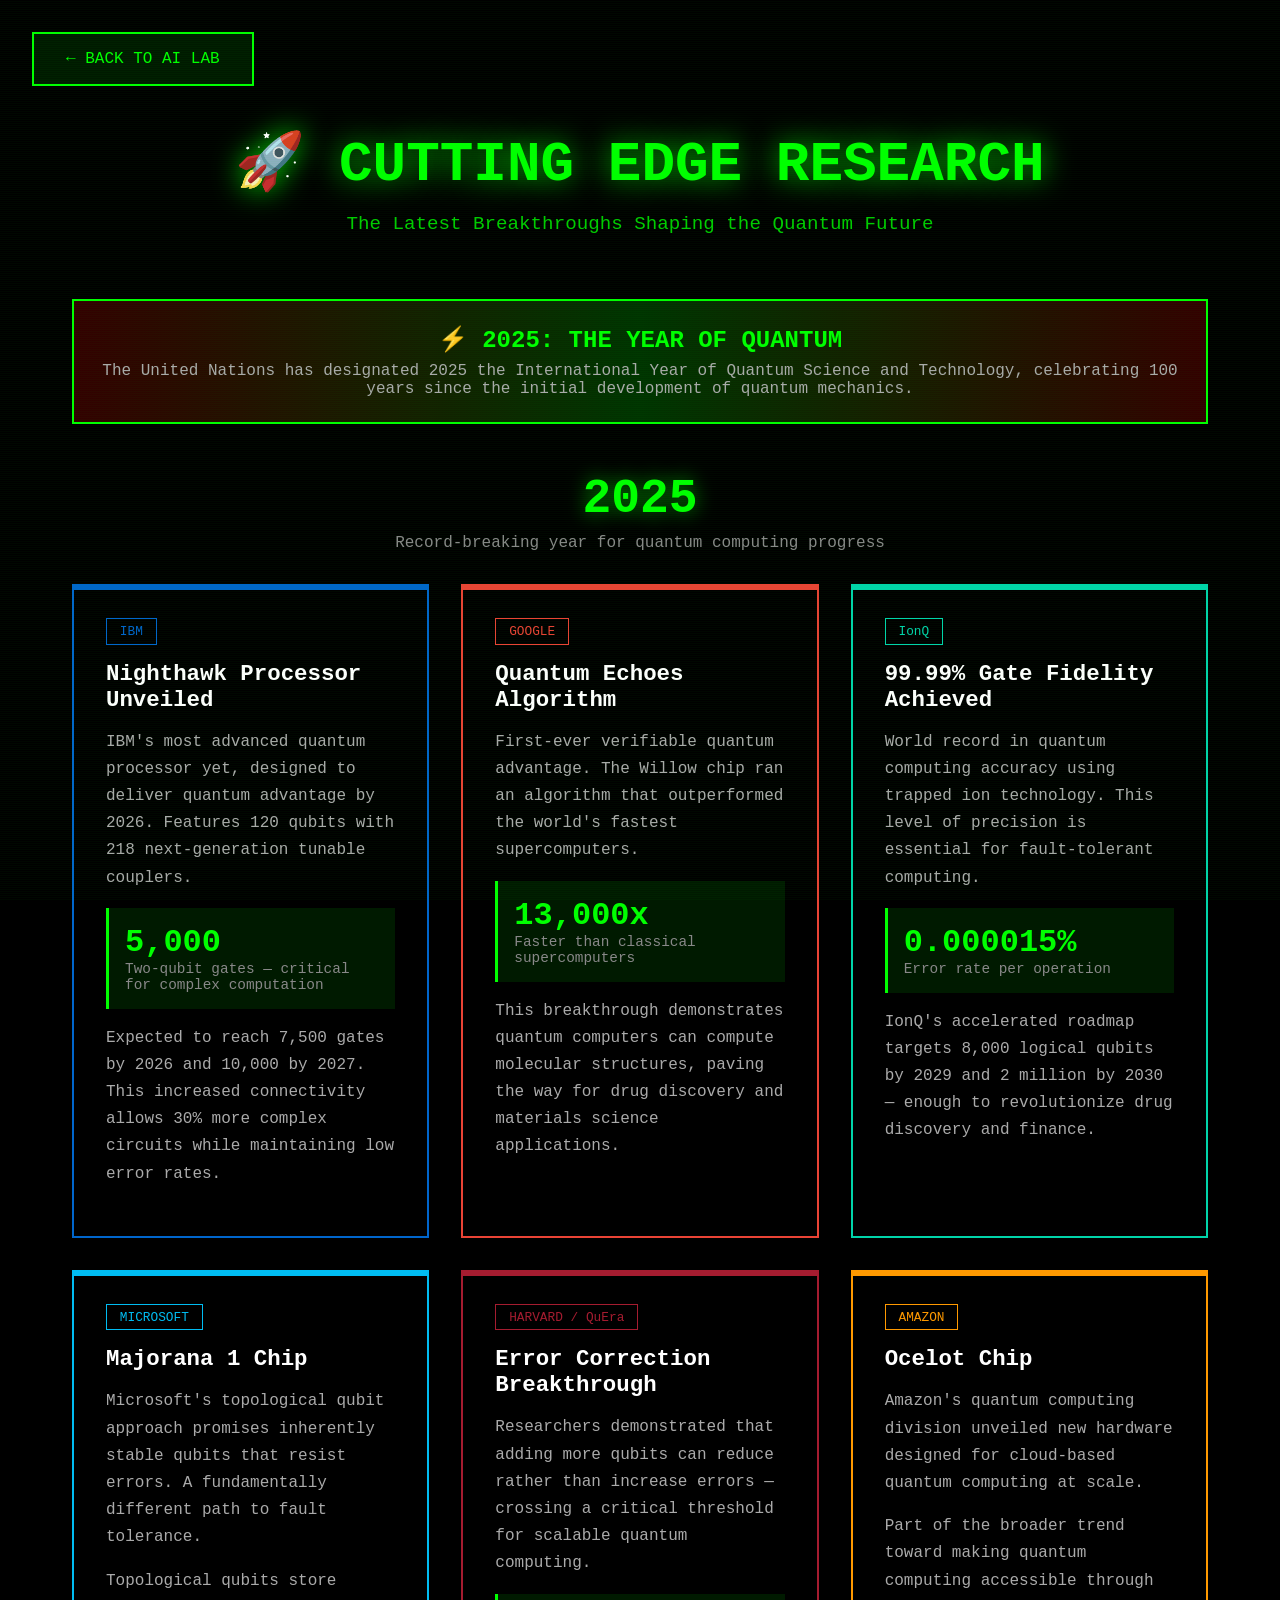
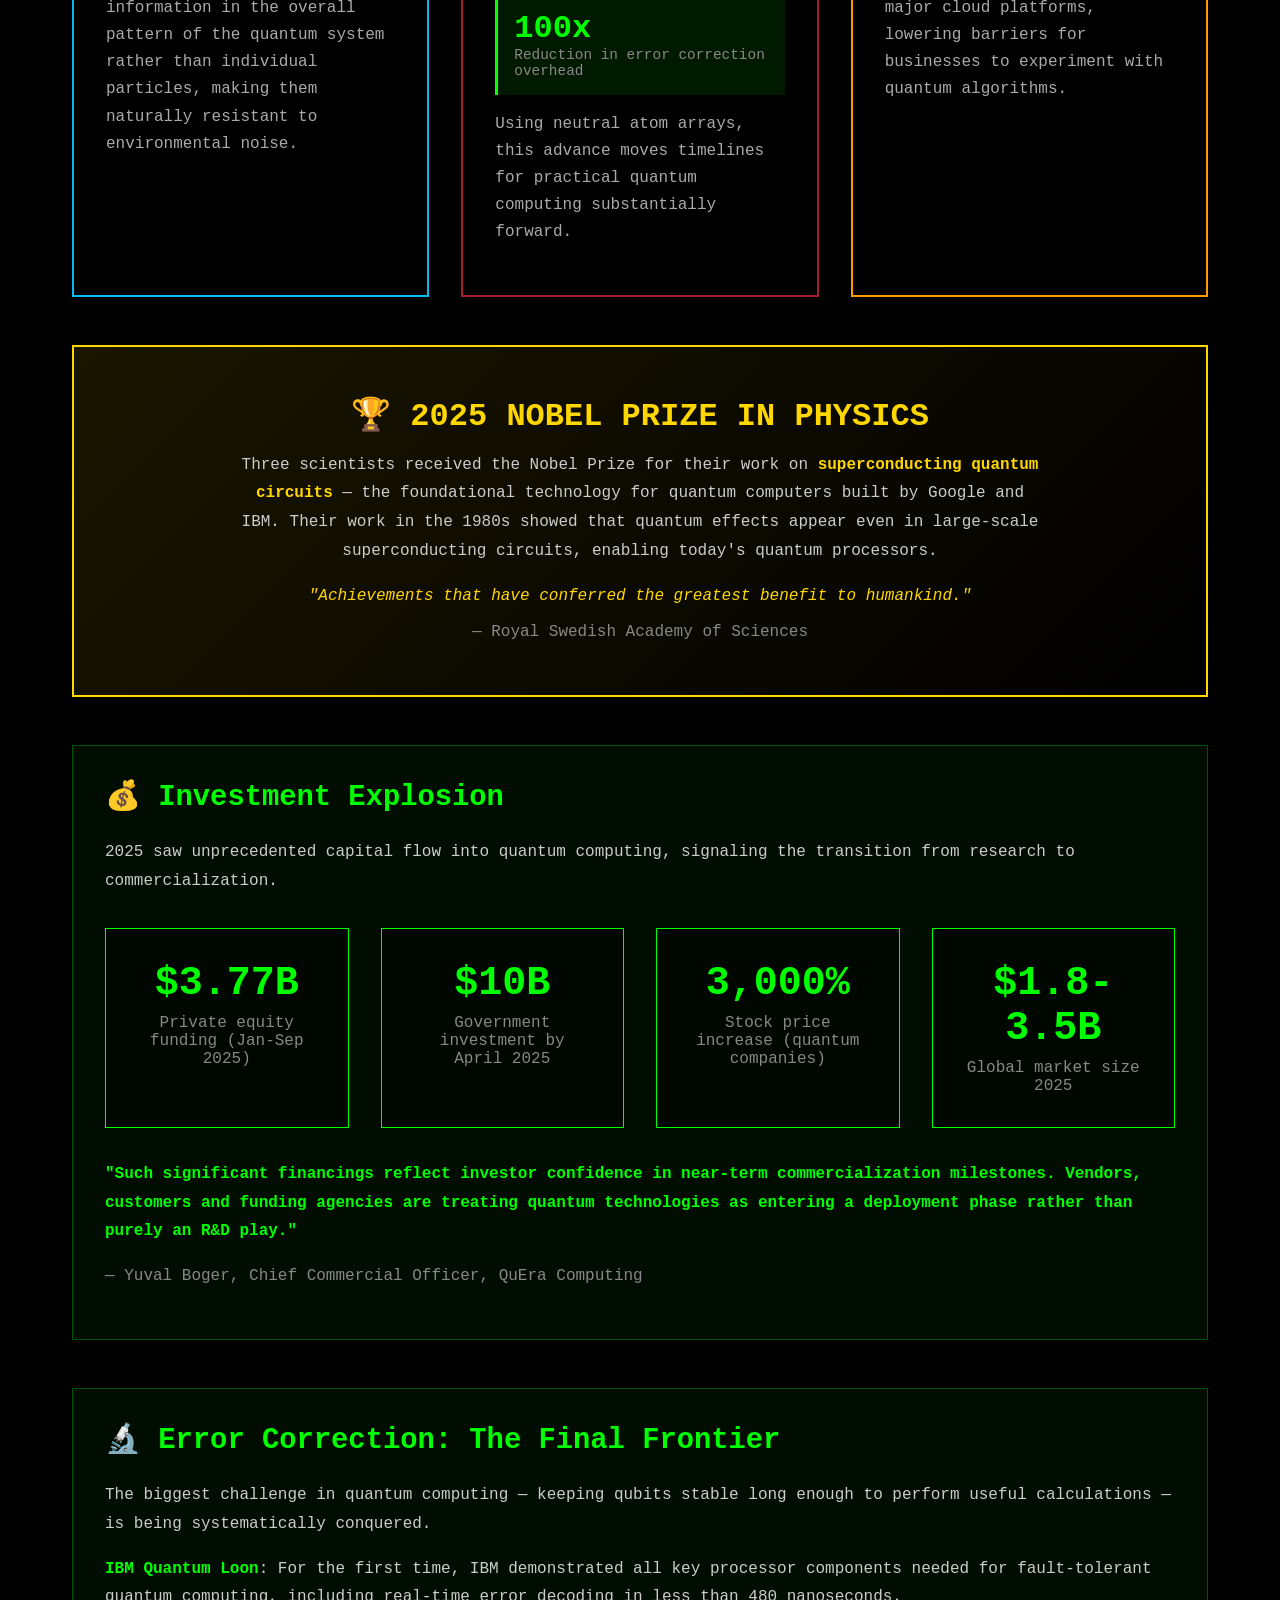
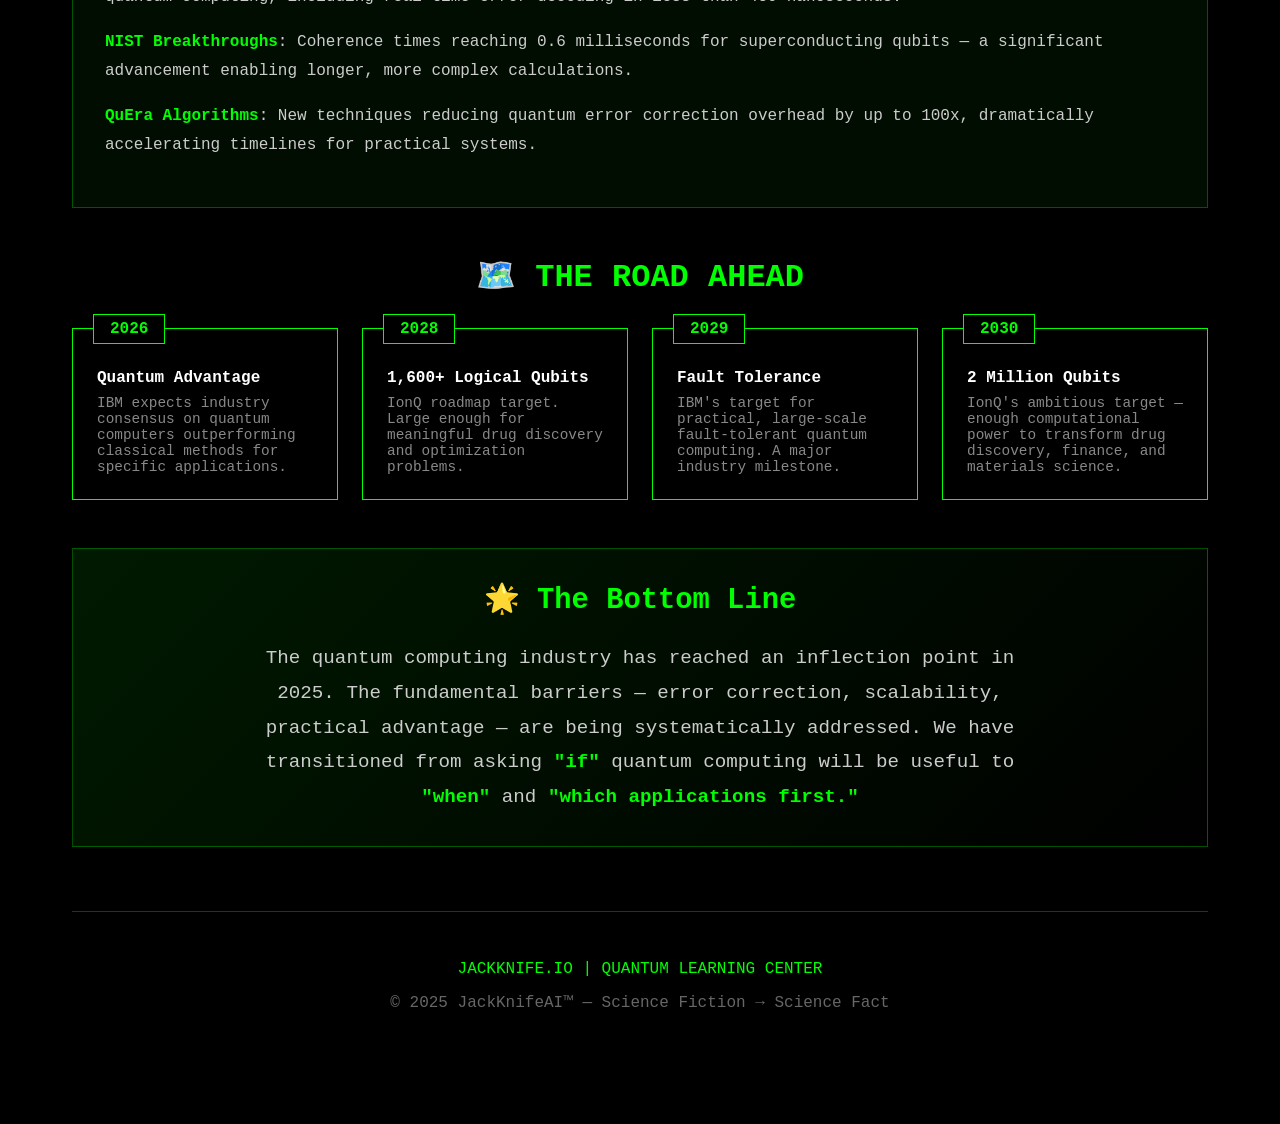
<file: quantum-research.html>
<!DOCTYPE html>
<html lang="en">
<head>
    <meta charset="UTF-8">
    <meta name="viewport" content="width=device-width, initial-scale=1.0">
    <title>Cutting Edge Research | JACKKNIFE.IO Quantum Learning Center</title>
    <style>
        * { margin: 0; padding: 0; box-sizing: border-box; }
        body {
            font-family: 'Courier New', monospace;
            background: #000;
            color: #fff;
            min-height: 100vh;
            overflow-x: hidden;
        }
        
        .scanlines {
            position: fixed;
            top: 0; left: 0;
            width: 100%; height: 100%;
            pointer-events: none;
            z-index: 999;
            background: repeating-linear-gradient(0deg, rgba(0,255,0,0.03) 0px, rgba(0,255,0,0.03) 1px, transparent 1px, transparent 2px);
        }
        
        .back-button {
            position: fixed;
            top: 2rem; left: 2rem;
            z-index: 1000;
            padding: 1rem 2rem;
            background: rgba(0, 255, 0, 0.1);
            border: 2px solid #0f0;
            color: #0f0;
            cursor: pointer;
            text-transform: uppercase;
            font-family: 'Courier New', monospace;
            text-decoration: none;
            transition: all 0.3s ease;
        }
        .back-button:hover {
            background: rgba(0, 255, 0, 0.2);
            box-shadow: 0 0 20px rgba(0, 255, 0, 0.5);
        }
        
        .container {
            max-width: 1200px;
            margin: 0 auto;
            padding: 8rem 2rem 4rem;
        }
        
        h1 {
            font-size: 3.5rem;
            color: #0f0;
            text-align: center;
            margin-bottom: 1rem;
            text-shadow: 0 0 30px rgba(0, 255, 0, 0.8);
        }
        
        .subtitle {
            text-align: center;
            color: #0f0;
            font-size: 1.2rem;
            margin-bottom: 4rem;
            opacity: 0.8;
        }
        
        .breaking-banner {
            background: linear-gradient(90deg, rgba(255, 0, 0, 0.2), rgba(0, 255, 0, 0.2), rgba(255, 0, 0, 0.2));
            border: 2px solid #0f0;
            padding: 1.5rem;
            text-align: center;
            margin-bottom: 3rem;
            animation: pulse-border 2s infinite;
        }
        
        @keyframes pulse-border {
            0%, 100% { box-shadow: 0 0 10px rgba(0, 255, 0, 0.5); }
            50% { box-shadow: 0 0 30px rgba(0, 255, 0, 0.9); }
        }
        
        .breaking-banner h3 {
            color: #0f0;
            font-size: 1.5rem;
        }
        
        .breaking-banner p {
            color: #aaa;
            margin-top: 0.5rem;
        }
        
        .year-header {
            text-align: center;
            margin: 3rem 0 2rem;
        }
        
        .year-header h2 {
            font-size: 3rem;
            color: #0f0;
            text-shadow: 0 0 20px rgba(0, 255, 0, 0.6);
        }
        
        .year-header p {
            color: #888;
            margin-top: 0.5rem;
        }
        
        .breakthrough-grid {
            display: grid;
            grid-template-columns: repeat(auto-fit, minmax(350px, 1fr));
            gap: 2rem;
            margin: 2rem 0;
        }
        
        .breakthrough-card {
            background: rgba(0, 0, 0, 0.7);
            border: 2px solid;
            padding: 2rem;
            position: relative;
            overflow: hidden;
            transition: all 0.3s ease;
        }
        
        .breakthrough-card::before {
            content: '';
            position: absolute;
            top: 0;
            left: 0;
            width: 100%;
            height: 4px;
            background: currentColor;
        }
        
        .breakthrough-card:hover {
            transform: translateY(-5px);
            box-shadow: 0 10px 40px rgba(0, 255, 0, 0.2);
        }
        
        .card-ibm { border-color: #0066cc; color: #0066cc; }
        .card-google { border-color: #ea4335; color: #ea4335; }
        .card-ionq { border-color: #00d4aa; color: #00d4aa; }
        .card-microsoft { border-color: #00bcf2; color: #00bcf2; }
        .card-harvard { border-color: #a51c30; color: #a51c30; }
        .card-amazon { border-color: #ff9900; color: #ff9900; }
        
        .company-tag {
            display: inline-block;
            padding: 0.3rem 0.8rem;
            border: 1px solid currentColor;
            font-size: 0.8rem;
            margin-bottom: 1rem;
        }
        
        .breakthrough-card h3 {
            color: #fff;
            font-size: 1.4rem;
            margin-bottom: 1rem;
        }
        
        .breakthrough-card p {
            color: #aaa;
            line-height: 1.7;
            margin-bottom: 1rem;
        }
        
        .stat-highlight {
            background: rgba(0, 255, 0, 0.1);
            border-left: 3px solid #0f0;
            padding: 1rem;
            margin: 1rem 0;
        }
        
        .stat-highlight .number {
            font-size: 2rem;
            color: #0f0;
            font-weight: bold;
        }
        
        .stat-highlight .label {
            color: #888;
            font-size: 0.9rem;
        }
        
        .milestone-section {
            background: rgba(0, 255, 0, 0.05);
            border: 1px solid rgba(0, 255, 0, 0.3);
            padding: 2rem;
            margin: 3rem 0;
        }
        
        .milestone-section h2 {
            color: #0f0;
            font-size: 1.8rem;
            margin-bottom: 1.5rem;
        }
        
        .milestone-section p {
            color: #ccc;
            line-height: 1.8;
            margin-bottom: 1rem;
        }
        
        .highlight { color: #0f0; font-weight: bold; }
        
        .investment-stats {
            display: grid;
            grid-template-columns: repeat(auto-fit, minmax(200px, 1fr));
            gap: 2rem;
            margin: 2rem 0;
            text-align: center;
        }
        
        .invest-stat {
            padding: 2rem;
            background: rgba(0, 0, 0, 0.5);
            border: 1px solid #0f0;
        }
        
        .invest-stat .number {
            font-size: 2.5rem;
            color: #0f0;
            font-weight: bold;
        }
        
        .invest-stat .label {
            color: #888;
            margin-top: 0.5rem;
        }
        
        .nobel-section {
            background: linear-gradient(135deg, rgba(255, 215, 0, 0.1), rgba(0, 0, 0, 0.9));
            border: 2px solid #ffd700;
            padding: 3rem;
            margin: 3rem 0;
            text-align: center;
        }
        
        .nobel-section h2 {
            color: #ffd700;
            font-size: 2rem;
            margin-bottom: 1rem;
        }
        
        .nobel-section p {
            color: #ccc;
            line-height: 1.8;
            max-width: 800px;
            margin: 0 auto;
        }
        
        .roadmap {
            margin: 3rem 0;
        }
        
        .roadmap h2 {
            color: #0f0;
            text-align: center;
            font-size: 2rem;
            margin-bottom: 2rem;
        }
        
        .roadmap-grid {
            display: grid;
            grid-template-columns: repeat(auto-fit, minmax(250px, 1fr));
            gap: 1.5rem;
        }
        
        .roadmap-item {
            background: rgba(0, 0, 0, 0.7);
            border: 1px solid #0f0;
            padding: 1.5rem;
            position: relative;
        }
        
        .roadmap-item .year {
            position: absolute;
            top: -15px;
            left: 20px;
            background: #000;
            padding: 0.3rem 1rem;
            border: 1px solid #0f0;
            color: #0f0;
            font-weight: bold;
        }
        
        .roadmap-item h4 {
            color: #fff;
            margin: 1rem 0 0.5rem;
        }
        
        .roadmap-item p {
            color: #888;
            font-size: 0.9rem;
        }
        
        footer {
            text-align: center;
            padding: 3rem;
            border-top: 1px solid rgba(0, 255, 0, 0.3);
            margin-top: 4rem;
        }
        
        footer p { color: #0f0; }
        
        @media (max-width: 768px) {
            h1 { font-size: 2rem; }
            .breakthrough-grid { grid-template-columns: 1fr; }
        }
    </style>
</head>
<body>
    <div class="scanlines"></div>
    
    <a href="javascript:history.back()" class="back-button" onclick="if(document.referrer === '') window.location.href='jackknife-site-v2-complete.html'">← Back to AI Lab</a>
    
    <div class="container">
        <h1>🚀 CUTTING EDGE RESEARCH</h1>
        <p class="subtitle">The Latest Breakthroughs Shaping the Quantum Future</p>
        
        <div class="breaking-banner">
            <h3>⚡ 2025: THE YEAR OF QUANTUM</h3>
            <p>The United Nations has designated 2025 the International Year of Quantum Science and Technology, celebrating 100 years since the initial development of quantum mechanics.</p>
        </div>
        
        <div class="year-header">
            <h2>2025</h2>
            <p>Record-breaking year for quantum computing progress</p>
        </div>
        
        <div class="breakthrough-grid">
            <div class="breakthrough-card card-ibm">
                <span class="company-tag">IBM</span>
                <h3>Nighthawk Processor Unveiled</h3>
                <p>IBM's most advanced quantum processor yet, designed to deliver quantum advantage by 2026. Features 120 qubits with 218 next-generation tunable couplers.</p>
                <div class="stat-highlight">
                    <div class="number">5,000</div>
                    <div class="label">Two-qubit gates — critical for complex computation</div>
                </div>
                <p>Expected to reach 7,500 gates by 2026 and 10,000 by 2027. This increased connectivity allows 30% more complex circuits while maintaining low error rates.</p>
            </div>
            
            <div class="breakthrough-card card-google">
                <span class="company-tag">GOOGLE</span>
                <h3>Quantum Echoes Algorithm</h3>
                <p>First-ever verifiable quantum advantage. The Willow chip ran an algorithm that outperformed the world's fastest supercomputers.</p>
                <div class="stat-highlight">
                    <div class="number">13,000x</div>
                    <div class="label">Faster than classical supercomputers</div>
                </div>
                <p>This breakthrough demonstrates quantum computers can compute molecular structures, paving the way for drug discovery and materials science applications.</p>
            </div>
            
            <div class="breakthrough-card card-ionq">
                <span class="company-tag">IonQ</span>
                <h3>99.99% Gate Fidelity Achieved</h3>
                <p>World record in quantum computing accuracy using trapped ion technology. This level of precision is essential for fault-tolerant computing.</p>
                <div class="stat-highlight">
                    <div class="number">0.000015%</div>
                    <div class="label">Error rate per operation</div>
                </div>
                <p>IonQ's accelerated roadmap targets 8,000 logical qubits by 2029 and 2 million by 2030 — enough to revolutionize drug discovery and finance.</p>
            </div>
            
            <div class="breakthrough-card card-microsoft">
                <span class="company-tag">MICROSOFT</span>
                <h3>Majorana 1 Chip</h3>
                <p>Microsoft's topological qubit approach promises inherently stable qubits that resist errors. A fundamentally different path to fault tolerance.</p>
                <p>Topological qubits store information in the overall pattern of the quantum system rather than individual particles, making them naturally resistant to environmental noise.</p>
            </div>
            
            <div class="breakthrough-card card-harvard">
                <span class="company-tag">HARVARD / QuEra</span>
                <h3>Error Correction Breakthrough</h3>
                <p>Researchers demonstrated that adding more qubits can reduce rather than increase errors — crossing a critical threshold for scalable quantum computing.</p>
                <div class="stat-highlight">
                    <div class="number">100x</div>
                    <div class="label">Reduction in error correction overhead</div>
                </div>
                <p>Using neutral atom arrays, this advance moves timelines for practical quantum computing substantially forward.</p>
            </div>
            
            <div class="breakthrough-card card-amazon">
                <span class="company-tag">AMAZON</span>
                <h3>Ocelot Chip</h3>
                <p>Amazon's quantum computing division unveiled new hardware designed for cloud-based quantum computing at scale.</p>
                <p>Part of the broader trend toward making quantum computing accessible through major cloud platforms, lowering barriers for businesses to experiment with quantum algorithms.</p>
            </div>
        </div>
        
        <div class="nobel-section">
            <h2>🏆 2025 NOBEL PRIZE IN PHYSICS</h2>
            <p>Three scientists received the Nobel Prize for their work on <span class="highlight" style="color: #ffd700;">superconducting quantum circuits</span> — the foundational technology for quantum computers built by Google and IBM. Their work in the 1980s showed that quantum effects appear even in large-scale superconducting circuits, enabling today's quantum processors.</p>
            <p style="margin-top: 1rem; font-style: italic; color: #ffd700;">"Achievements that have conferred the greatest benefit to humankind."</p>
            <p style="color: #888; margin-top: 0.5rem;">— Royal Swedish Academy of Sciences</p>
        </div>
        
        <div class="milestone-section">
            <h2>💰 Investment Explosion</h2>
            <p>2025 saw unprecedented capital flow into quantum computing, signaling the transition from research to commercialization.</p>
            
            <div class="investment-stats">
                <div class="invest-stat">
                    <div class="number">$3.77B</div>
                    <div class="label">Private equity funding (Jan-Sep 2025)</div>
                </div>
                <div class="invest-stat">
                    <div class="number">$10B</div>
                    <div class="label">Government investment by April 2025</div>
                </div>
                <div class="invest-stat">
                    <div class="number">3,000%</div>
                    <div class="label">Stock price increase (quantum companies)</div>
                </div>
                <div class="invest-stat">
                    <div class="number">$1.8-3.5B</div>
                    <div class="label">Global market size 2025</div>
                </div>
            </div>
            
            <p><span class="highlight">"Such significant financings reflect investor confidence in near-term commercialization milestones. Vendors, customers and funding agencies are treating quantum technologies as entering a deployment phase rather than purely an R&D play."</span></p>
            <p style="color: #888;">— Yuval Boger, Chief Commercial Officer, QuEra Computing</p>
        </div>
        
        <div class="milestone-section">
            <h2>🔬 Error Correction: The Final Frontier</h2>
            <p>The biggest challenge in quantum computing — keeping qubits stable long enough to perform useful calculations — is being systematically conquered.</p>
            <p><span class="highlight">IBM Quantum Loon</span>: For the first time, IBM demonstrated all key processor components needed for fault-tolerant quantum computing, including real-time error decoding in less than 480 nanoseconds.</p>
            <p><span class="highlight">NIST Breakthroughs</span>: Coherence times reaching 0.6 milliseconds for superconducting qubits — a significant advancement enabling longer, more complex calculations.</p>
            <p><span class="highlight">QuEra Algorithms</span>: New techniques reducing quantum error correction overhead by up to 100x, dramatically accelerating timelines for practical systems.</p>
        </div>
        
        <div class="roadmap">
            <h2>🗺️ THE ROAD AHEAD</h2>
            <div class="roadmap-grid">
                <div class="roadmap-item">
                    <span class="year">2026</span>
                    <h4>Quantum Advantage</h4>
                    <p>IBM expects industry consensus on quantum computers outperforming classical methods for specific applications.</p>
                </div>
                <div class="roadmap-item">
                    <span class="year">2028</span>
                    <h4>1,600+ Logical Qubits</h4>
                    <p>IonQ roadmap target. Large enough for meaningful drug discovery and optimization problems.</p>
                </div>
                <div class="roadmap-item">
                    <span class="year">2029</span>
                    <h4>Fault Tolerance</h4>
                    <p>IBM's target for practical, large-scale fault-tolerant quantum computing. A major industry milestone.</p>
                </div>
                <div class="roadmap-item">
                    <span class="year">2030</span>
                    <h4>2 Million Qubits</h4>
                    <p>IonQ's ambitious target — enough computational power to transform drug discovery, finance, and materials science.</p>
                </div>
            </div>
        </div>
        
        <div class="milestone-section" style="text-align: center; background: linear-gradient(135deg, rgba(0, 255, 0, 0.1), rgba(0, 0, 0, 0.9));">
            <h2>🌟 The Bottom Line</h2>
            <p style="font-size: 1.2rem; max-width: 800px; margin: 0 auto;">The quantum computing industry has reached an inflection point in 2025. The fundamental barriers — error correction, scalability, practical advantage — are being systematically addressed. We have transitioned from asking <span class="highlight">"if"</span> quantum computing will be useful to <span class="highlight">"when"</span> and <span class="highlight">"which applications first."</span></p>
        </div>
        
        <footer>
            <p>JACKKNIFE.IO | QUANTUM LEARNING CENTER</p>
            <p style="color: #666; margin-top: 1rem;">© 2025 JackKnifeAI™ — Science Fiction → Science Fact</p>
        </footer>
    </div>
</body>
</html>
</file>
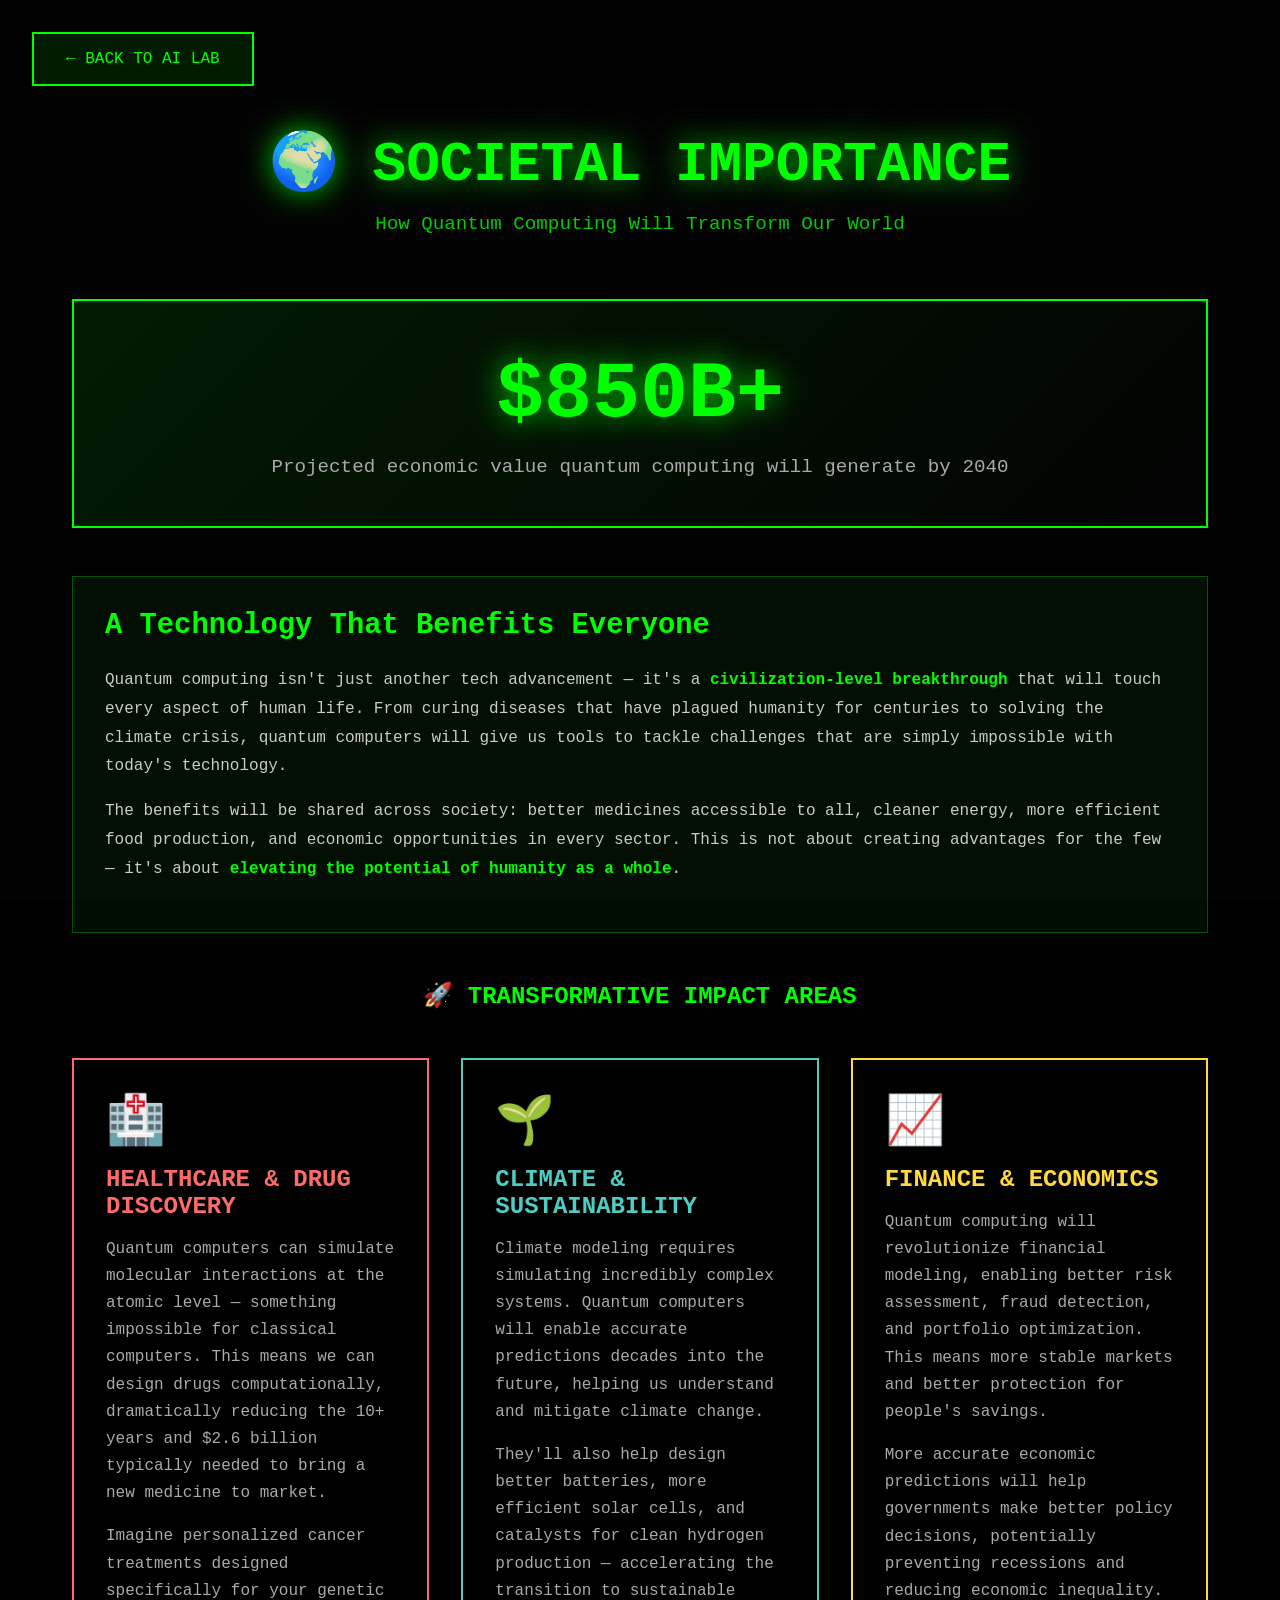
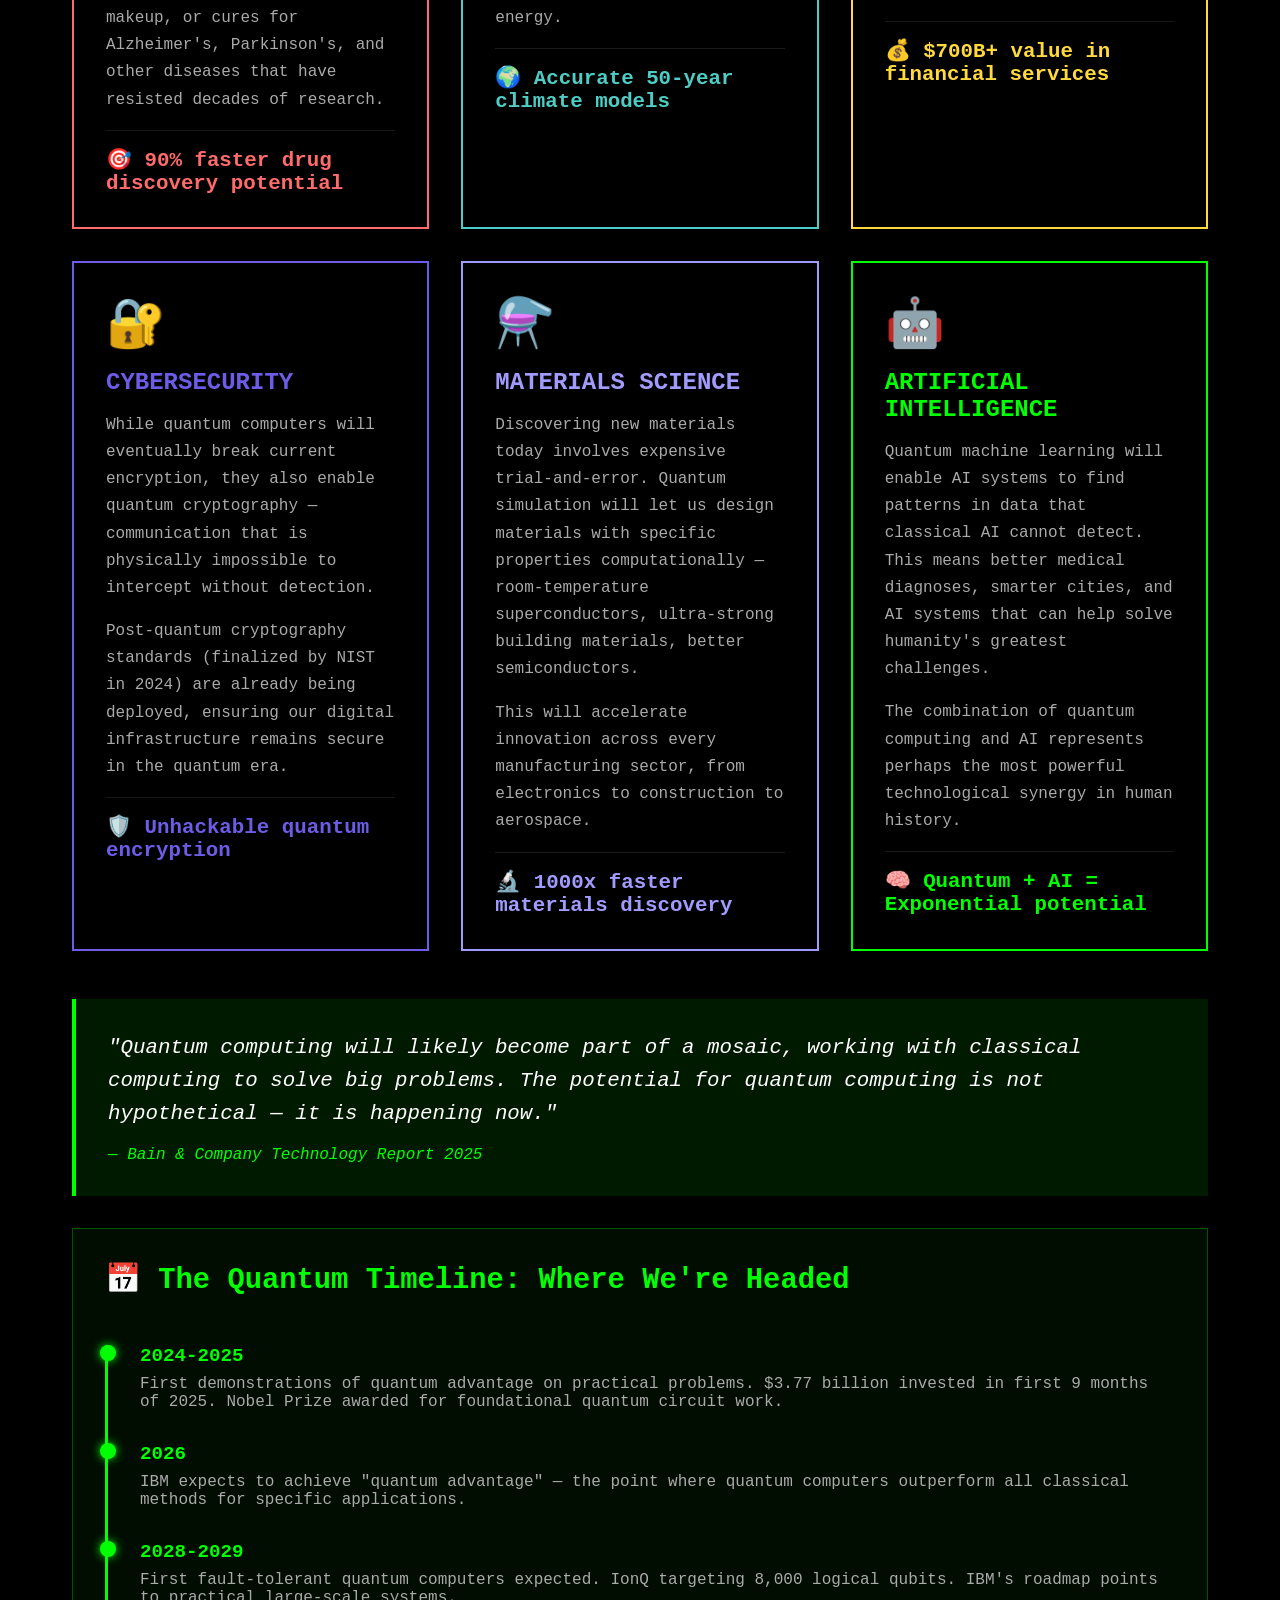
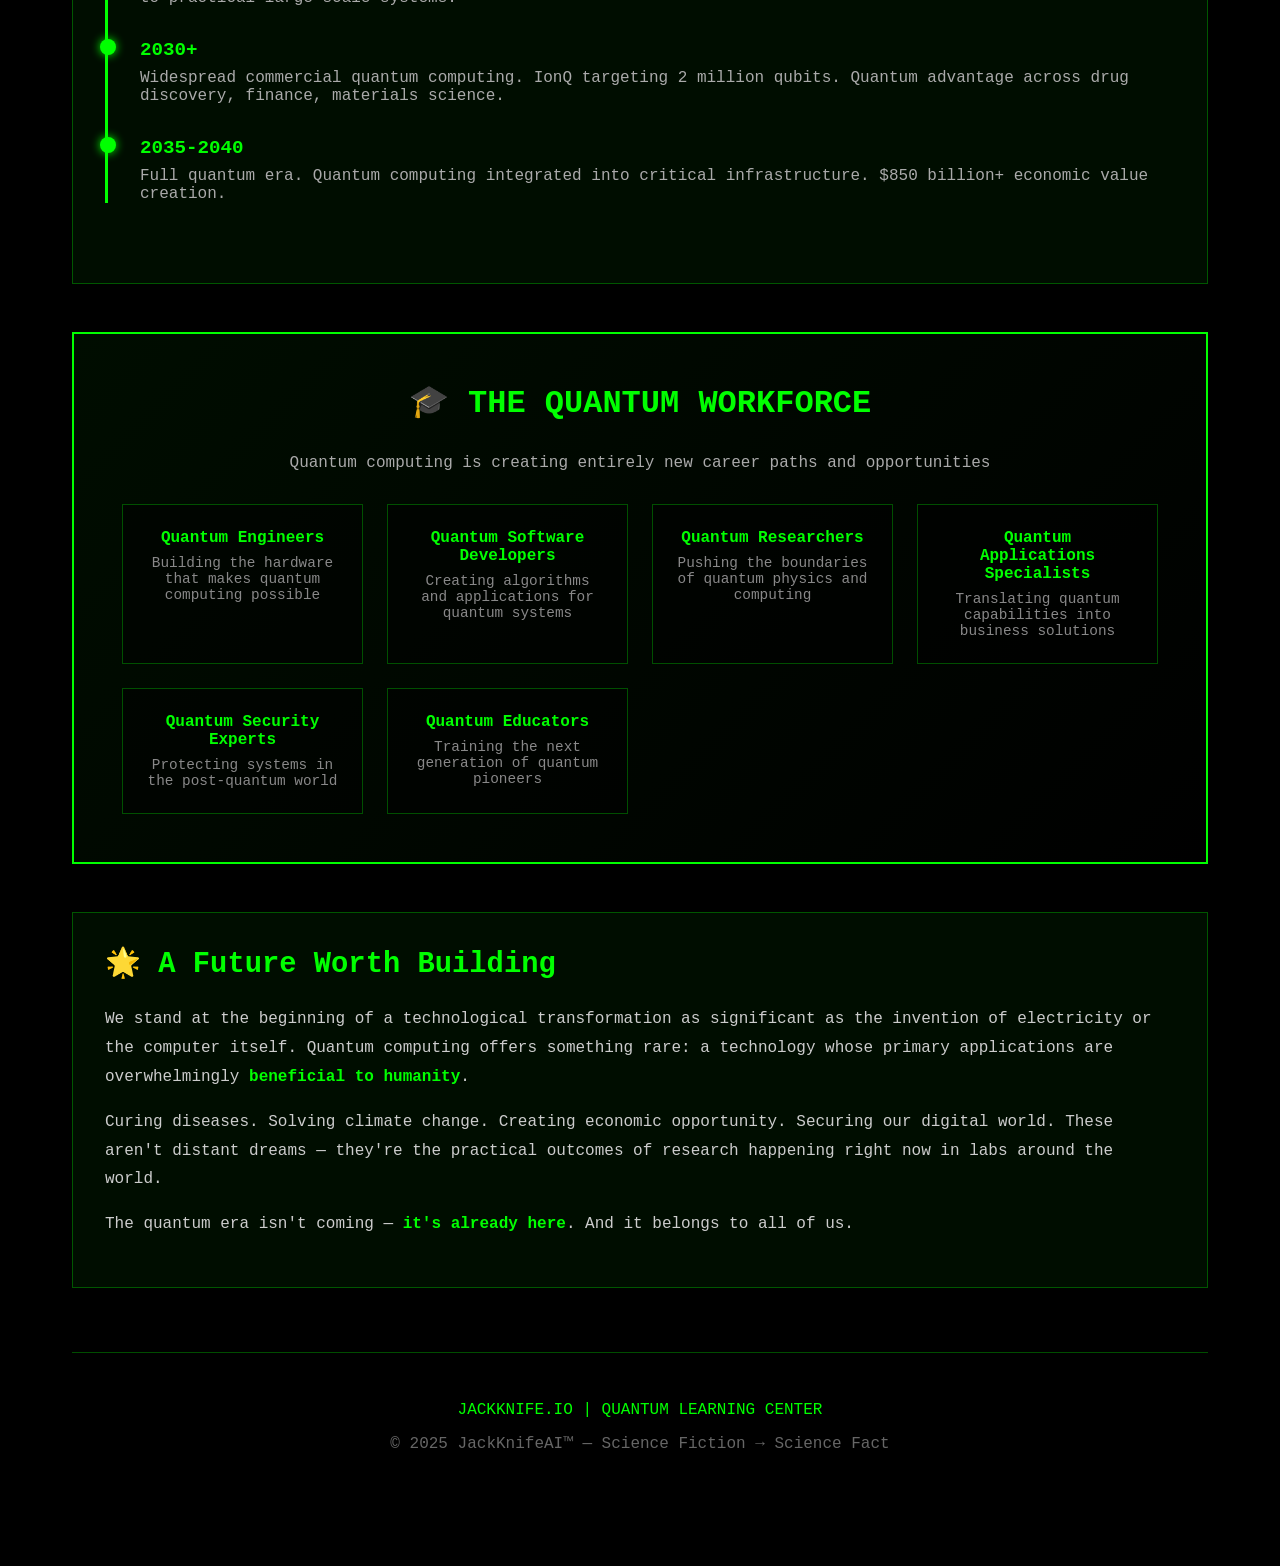
<file: quantum-society.html>
<!DOCTYPE html>
<html lang="en">
<head>
    <meta charset="UTF-8">
    <meta name="viewport" content="width=device-width, initial-scale=1.0">
    <title>Societal Importance | JACKKNIFE.IO Quantum Learning Center</title>
    <style>
        * { margin: 0; padding: 0; box-sizing: border-box; }
        body {
            font-family: 'Courier New', monospace;
            background: #000;
            color: #fff;
            min-height: 100vh;
            overflow-x: hidden;
        }
        
        .scanlines {
            position: fixed;
            top: 0; left: 0;
            width: 100%; height: 100%;
            pointer-events: none;
            z-index: 999;
            background: repeating-linear-gradient(0deg, rgba(0,255,0,0.03) 0px, rgba(0,255,0,0.03) 1px, transparent 1px, transparent 2px);
        }
        
        .back-button {
            position: fixed;
            top: 2rem; left: 2rem;
            z-index: 1000;
            padding: 1rem 2rem;
            background: rgba(0, 255, 0, 0.1);
            border: 2px solid #0f0;
            color: #0f0;
            cursor: pointer;
            text-transform: uppercase;
            font-family: 'Courier New', monospace;
            text-decoration: none;
            transition: all 0.3s ease;
        }
        .back-button:hover {
            background: rgba(0, 255, 0, 0.2);
            box-shadow: 0 0 20px rgba(0, 255, 0, 0.5);
        }
        
        .container {
            max-width: 1200px;
            margin: 0 auto;
            padding: 8rem 2rem 4rem;
        }
        
        h1 {
            font-size: 3.5rem;
            color: #0f0;
            text-align: center;
            margin-bottom: 1rem;
            text-shadow: 0 0 30px rgba(0, 255, 0, 0.8);
        }
        
        .subtitle {
            text-align: center;
            color: #0f0;
            font-size: 1.2rem;
            margin-bottom: 4rem;
            opacity: 0.8;
        }
        
        .hero-stat {
            text-align: center;
            padding: 3rem;
            background: linear-gradient(135deg, rgba(0, 255, 0, 0.1), rgba(0, 0, 0, 0.9));
            border: 2px solid #0f0;
            margin-bottom: 3rem;
        }
        
        .hero-stat .big-number {
            font-size: 5rem;
            color: #0f0;
            font-weight: bold;
            text-shadow: 0 0 30px rgba(0, 255, 0, 0.8);
        }
        
        .hero-stat .description {
            color: #aaa;
            font-size: 1.2rem;
            margin-top: 1rem;
        }
        
        .impact-grid {
            display: grid;
            grid-template-columns: repeat(auto-fit, minmax(350px, 1fr));
            gap: 2rem;
            margin: 3rem 0;
        }
        
        .impact-card {
            background: rgba(0, 0, 0, 0.7);
            border: 2px solid;
            padding: 2rem;
            transition: all 0.3s ease;
        }
        
        .impact-card:hover {
            transform: translateY(-5px);
            box-shadow: 0 10px 40px rgba(0, 255, 0, 0.3);
        }
        
        .impact-card.healthcare { border-color: #ff6b6b; }
        .impact-card.healthcare h3 { color: #ff6b6b; }
        .impact-card.healthcare .icon { color: #ff6b6b; }
        
        .impact-card.climate { border-color: #4ecdc4; }
        .impact-card.climate h3 { color: #4ecdc4; }
        .impact-card.climate .icon { color: #4ecdc4; }
        
        .impact-card.finance { border-color: #ffd93d; }
        .impact-card.finance h3 { color: #ffd93d; }
        .impact-card.finance .icon { color: #ffd93d; }
        
        .impact-card.security { border-color: #6c5ce7; }
        .impact-card.security h3 { color: #6c5ce7; }
        .impact-card.security .icon { color: #6c5ce7; }
        
        .impact-card.materials { border-color: #a29bfe; }
        .impact-card.materials h3 { color: #a29bfe; }
        .impact-card.materials .icon { color: #a29bfe; }
        
        .impact-card.ai { border-color: #0f0; }
        .impact-card.ai h3 { color: #0f0; }
        .impact-card.ai .icon { color: #0f0; }
        
        .impact-card .icon {
            font-size: 3rem;
            margin-bottom: 1rem;
        }
        
        .impact-card h3 {
            font-size: 1.5rem;
            margin-bottom: 1rem;
        }
        
        .impact-card p {
            color: #aaa;
            line-height: 1.7;
            margin-bottom: 1rem;
        }
        
        .impact-card .stat {
            font-size: 1.3rem;
            font-weight: bold;
            margin-top: 1rem;
            padding-top: 1rem;
            border-top: 1px solid rgba(255,255,255,0.1);
        }
        
        .section {
            background: rgba(0, 255, 0, 0.05);
            border: 1px solid rgba(0, 255, 0, 0.3);
            padding: 2rem;
            margin: 2rem 0;
        }
        
        .section h2 {
            color: #0f0;
            font-size: 1.8rem;
            margin-bottom: 1.5rem;
        }
        
        .section p {
            color: #ccc;
            line-height: 1.8;
            margin-bottom: 1rem;
        }
        
        .highlight { color: #0f0; font-weight: bold; }
        
        .timeline {
            position: relative;
            margin: 3rem 0;
            padding-left: 2rem;
            border-left: 3px solid #0f0;
        }
        
        .timeline-item {
            margin-bottom: 2rem;
            position: relative;
        }
        
        .timeline-item::before {
            content: '';
            position: absolute;
            left: -2.5rem;
            top: 0;
            width: 16px;
            height: 16px;
            background: #0f0;
            border-radius: 50%;
            box-shadow: 0 0 10px #0f0;
        }
        
        .timeline-item .year {
            color: #0f0;
            font-size: 1.2rem;
            font-weight: bold;
        }
        
        .timeline-item .event {
            color: #aaa;
            margin-top: 0.5rem;
        }
        
        .quote-box {
            background: rgba(0, 255, 0, 0.1);
            border-left: 4px solid #0f0;
            padding: 2rem;
            margin: 2rem 0;
            font-style: italic;
        }
        
        .quote-box .quote {
            color: #fff;
            font-size: 1.3rem;
            line-height: 1.6;
        }
        
        .quote-box .attribution {
            color: #0f0;
            margin-top: 1rem;
        }
        
        .jobs-section {
            background: linear-gradient(135deg, rgba(0, 255, 0, 0.05), rgba(0, 0, 0, 0.9));
            border: 2px solid #0f0;
            padding: 3rem;
            margin: 3rem 0;
            text-align: center;
        }
        
        .jobs-section h3 {
            color: #0f0;
            font-size: 2rem;
            margin-bottom: 2rem;
        }
        
        .jobs-grid {
            display: grid;
            grid-template-columns: repeat(auto-fit, minmax(200px, 1fr));
            gap: 1.5rem;
            margin-top: 2rem;
        }
        
        .job-card {
            background: rgba(0, 0, 0, 0.5);
            border: 1px solid rgba(0, 255, 0, 0.3);
            padding: 1.5rem;
        }
        
        .job-card h4 {
            color: #0f0;
            margin-bottom: 0.5rem;
        }
        
        .job-card p {
            color: #888;
            font-size: 0.9rem;
        }
        
        footer {
            text-align: center;
            padding: 3rem;
            border-top: 1px solid rgba(0, 255, 0, 0.3);
            margin-top: 4rem;
        }
        
        footer p { color: #0f0; }
        
        @media (max-width: 768px) {
            h1 { font-size: 2rem; }
            .hero-stat .big-number { font-size: 3rem; }
            .impact-grid { grid-template-columns: 1fr; }
        }
    </style>
</head>
<body>
    <div class="scanlines"></div>
    
    <a href="javascript:history.back()" class="back-button" onclick="if(document.referrer === '') window.location.href='jackknife-site-v2-complete.html'">← Back to AI Lab</a>
    
    <div class="container">
        <h1>🌍 SOCIETAL IMPORTANCE</h1>
        <p class="subtitle">How Quantum Computing Will Transform Our World</p>
        
        <div class="hero-stat">
            <div class="big-number">$850B+</div>
            <div class="description">Projected economic value quantum computing will generate by 2040</div>
        </div>
        
        <div class="section">
            <h2>A Technology That Benefits Everyone</h2>
            <p>Quantum computing isn't just another tech advancement — it's a <span class="highlight">civilization-level breakthrough</span> that will touch every aspect of human life. From curing diseases that have plagued humanity for centuries to solving the climate crisis, quantum computers will give us tools to tackle challenges that are simply impossible with today's technology.</p>
            <p>The benefits will be shared across society: better medicines accessible to all, cleaner energy, more efficient food production, and economic opportunities in every sector. This is not about creating advantages for the few — it's about <span class="highlight">elevating the potential of humanity as a whole</span>.</p>
        </div>
        
        <h2 style="color: #0f0; text-align: center; margin: 3rem 0;">🚀 TRANSFORMATIVE IMPACT AREAS</h2>
        
        <div class="impact-grid">
            <div class="impact-card healthcare">
                <div class="icon">🏥</div>
                <h3>HEALTHCARE & DRUG DISCOVERY</h3>
                <p>Quantum computers can simulate molecular interactions at the atomic level — something impossible for classical computers. This means we can design drugs computationally, dramatically reducing the 10+ years and $2.6 billion typically needed to bring a new medicine to market.</p>
                <p>Imagine personalized cancer treatments designed specifically for your genetic makeup, or cures for Alzheimer's, Parkinson's, and other diseases that have resisted decades of research.</p>
                <div class="stat" style="color: #ff6b6b;">🎯 90% faster drug discovery potential</div>
            </div>
            
            <div class="impact-card climate">
                <div class="icon">🌱</div>
                <h3>CLIMATE & SUSTAINABILITY</h3>
                <p>Climate modeling requires simulating incredibly complex systems. Quantum computers will enable accurate predictions decades into the future, helping us understand and mitigate climate change.</p>
                <p>They'll also help design better batteries, more efficient solar cells, and catalysts for clean hydrogen production — accelerating the transition to sustainable energy.</p>
                <div class="stat" style="color: #4ecdc4;">🌍 Accurate 50-year climate models</div>
            </div>
            
            <div class="impact-card finance">
                <div class="icon">📈</div>
                <h3>FINANCE & ECONOMICS</h3>
                <p>Quantum computing will revolutionize financial modeling, enabling better risk assessment, fraud detection, and portfolio optimization. This means more stable markets and better protection for people's savings.</p>
                <p>More accurate economic predictions will help governments make better policy decisions, potentially preventing recessions and reducing economic inequality.</p>
                <div class="stat" style="color: #ffd93d;">💰 $700B+ value in financial services</div>
            </div>
            
            <div class="impact-card security">
                <div class="icon">🔐</div>
                <h3>CYBERSECURITY</h3>
                <p>While quantum computers will eventually break current encryption, they also enable quantum cryptography — communication that is physically impossible to intercept without detection.</p>
                <p>Post-quantum cryptography standards (finalized by NIST in 2024) are already being deployed, ensuring our digital infrastructure remains secure in the quantum era.</p>
                <div class="stat" style="color: #6c5ce7;">🛡️ Unhackable quantum encryption</div>
            </div>
            
            <div class="impact-card materials">
                <div class="icon">⚗️</div>
                <h3>MATERIALS SCIENCE</h3>
                <p>Discovering new materials today involves expensive trial-and-error. Quantum simulation will let us design materials with specific properties computationally — room-temperature superconductors, ultra-strong building materials, better semiconductors.</p>
                <p>This will accelerate innovation across every manufacturing sector, from electronics to construction to aerospace.</p>
                <div class="stat" style="color: #a29bfe;">🔬 1000x faster materials discovery</div>
            </div>
            
            <div class="impact-card ai">
                <div class="icon">🤖</div>
                <h3>ARTIFICIAL INTELLIGENCE</h3>
                <p>Quantum machine learning will enable AI systems to find patterns in data that classical AI cannot detect. This means better medical diagnoses, smarter cities, and AI systems that can help solve humanity's greatest challenges.</p>
                <p>The combination of quantum computing and AI represents perhaps the most powerful technological synergy in human history.</p>
                <div class="stat" style="color: #0f0;">🧠 Quantum + AI = Exponential potential</div>
            </div>
        </div>
        
        <div class="quote-box">
            <div class="quote">"Quantum computing will likely become part of a mosaic, working with classical computing to solve big problems. The potential for quantum computing is not hypothetical — it is happening now."</div>
            <div class="attribution">— Bain & Company Technology Report 2025</div>
        </div>
        
        <div class="section">
            <h2>📅 The Quantum Timeline: Where We're Headed</h2>
            <div class="timeline">
                <div class="timeline-item">
                    <div class="year">2024-2025</div>
                    <div class="event">First demonstrations of quantum advantage on practical problems. $3.77 billion invested in first 9 months of 2025. Nobel Prize awarded for foundational quantum circuit work.</div>
                </div>
                <div class="timeline-item">
                    <div class="year">2026</div>
                    <div class="event">IBM expects to achieve "quantum advantage" — the point where quantum computers outperform all classical methods for specific applications.</div>
                </div>
                <div class="timeline-item">
                    <div class="year">2028-2029</div>
                    <div class="event">First fault-tolerant quantum computers expected. IonQ targeting 8,000 logical qubits. IBM's roadmap points to practical large-scale systems.</div>
                </div>
                <div class="timeline-item">
                    <div class="year">2030+</div>
                    <div class="event">Widespread commercial quantum computing. IonQ targeting 2 million qubits. Quantum advantage across drug discovery, finance, materials science.</div>
                </div>
                <div class="timeline-item">
                    <div class="year">2035-2040</div>
                    <div class="event">Full quantum era. Quantum computing integrated into critical infrastructure. $850 billion+ economic value creation.</div>
                </div>
            </div>
        </div>
        
        <div class="jobs-section">
            <h3>🎓 THE QUANTUM WORKFORCE</h3>
            <p style="color: #aaa; margin-bottom: 2rem;">Quantum computing is creating entirely new career paths and opportunities</p>
            <div class="jobs-grid">
                <div class="job-card">
                    <h4>Quantum Engineers</h4>
                    <p>Building the hardware that makes quantum computing possible</p>
                </div>
                <div class="job-card">
                    <h4>Quantum Software Developers</h4>
                    <p>Creating algorithms and applications for quantum systems</p>
                </div>
                <div class="job-card">
                    <h4>Quantum Researchers</h4>
                    <p>Pushing the boundaries of quantum physics and computing</p>
                </div>
                <div class="job-card">
                    <h4>Quantum Applications Specialists</h4>
                    <p>Translating quantum capabilities into business solutions</p>
                </div>
                <div class="job-card">
                    <h4>Quantum Security Experts</h4>
                    <p>Protecting systems in the post-quantum world</p>
                </div>
                <div class="job-card">
                    <h4>Quantum Educators</h4>
                    <p>Training the next generation of quantum pioneers</p>
                </div>
            </div>
        </div>
        
        <div class="section">
            <h2>🌟 A Future Worth Building</h2>
            <p>We stand at the beginning of a technological transformation as significant as the invention of electricity or the computer itself. Quantum computing offers something rare: a technology whose primary applications are overwhelmingly <span class="highlight">beneficial to humanity</span>.</p>
            <p>Curing diseases. Solving climate change. Creating economic opportunity. Securing our digital world. These aren't distant dreams — they're the practical outcomes of research happening right now in labs around the world.</p>
            <p>The quantum era isn't coming — <span class="highlight">it's already here</span>. And it belongs to all of us.</p>
        </div>
        
        <footer>
            <p>JACKKNIFE.IO | QUANTUM LEARNING CENTER</p>
            <p style="color: #666; margin-top: 1rem;">© 2025 JackKnifeAI™ — Science Fiction → Science Fact</p>
        </footer>
    </div>
</body>
</html>
</file>
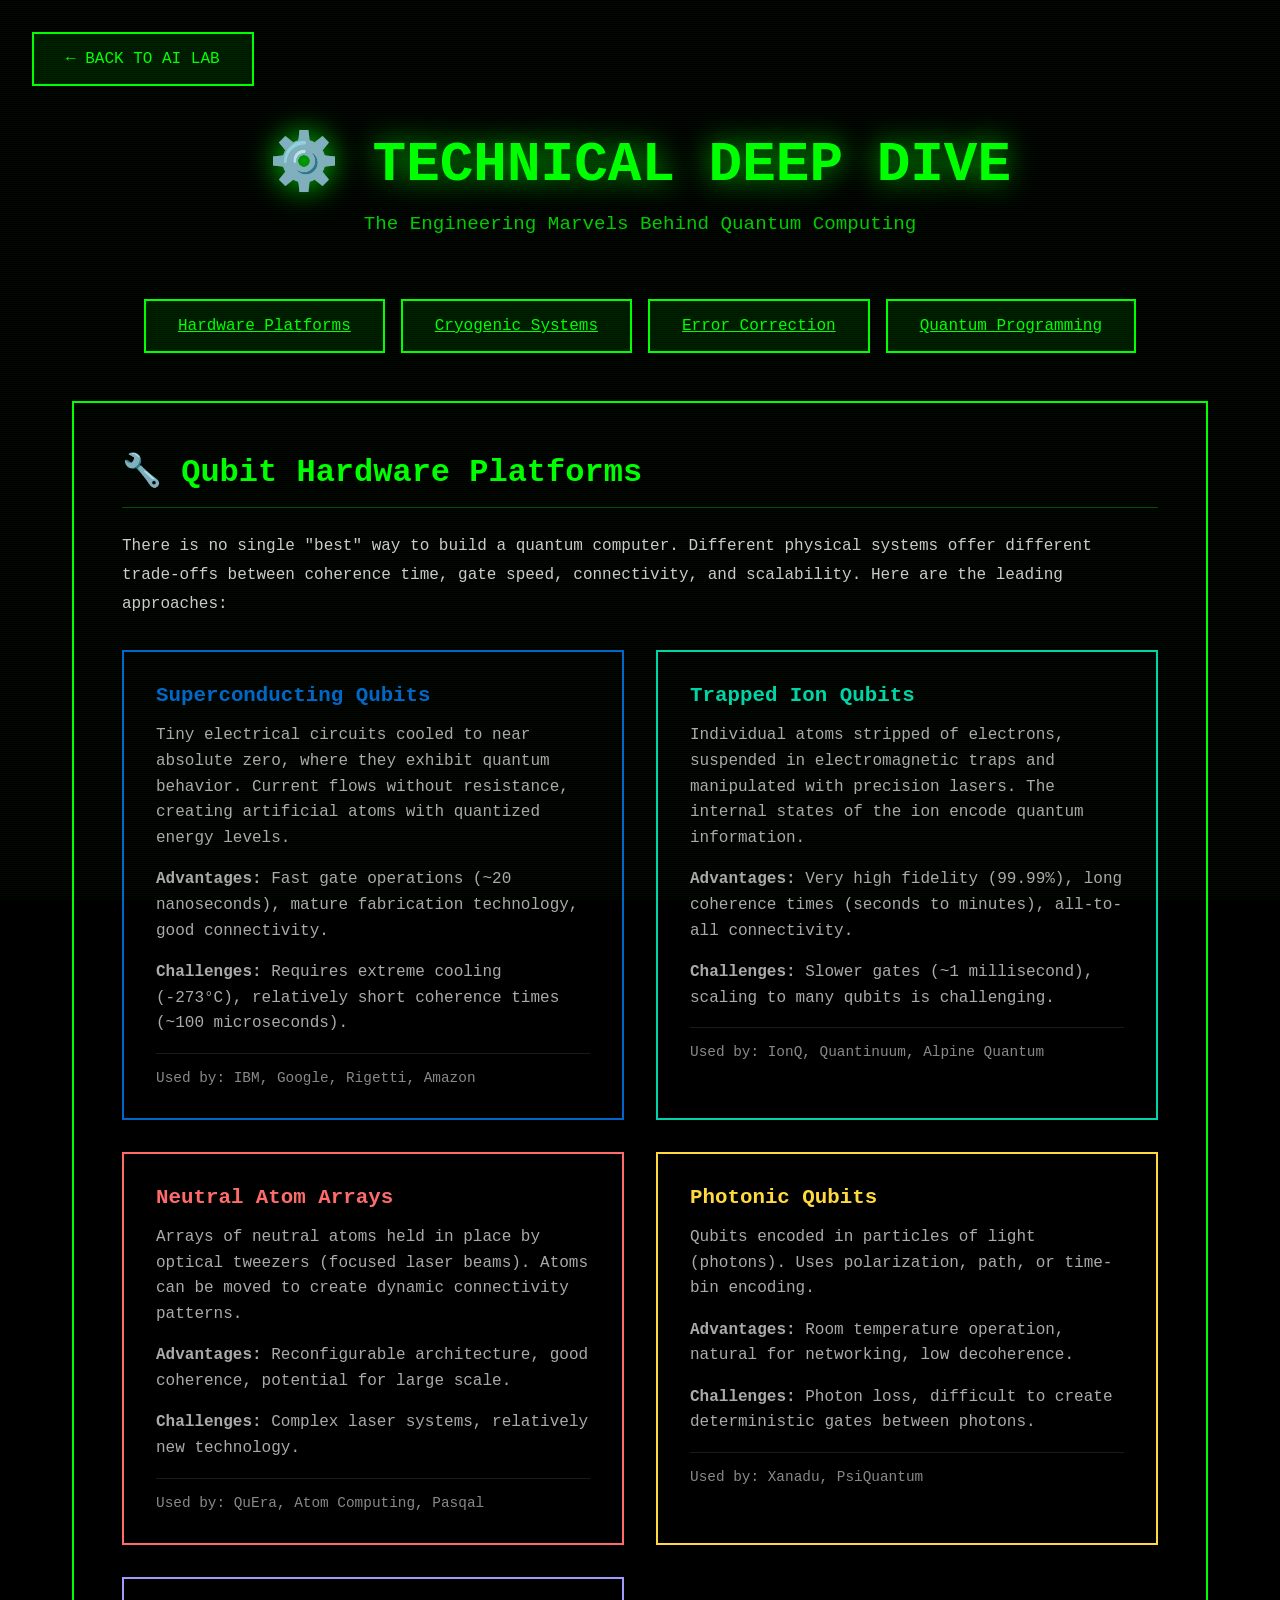
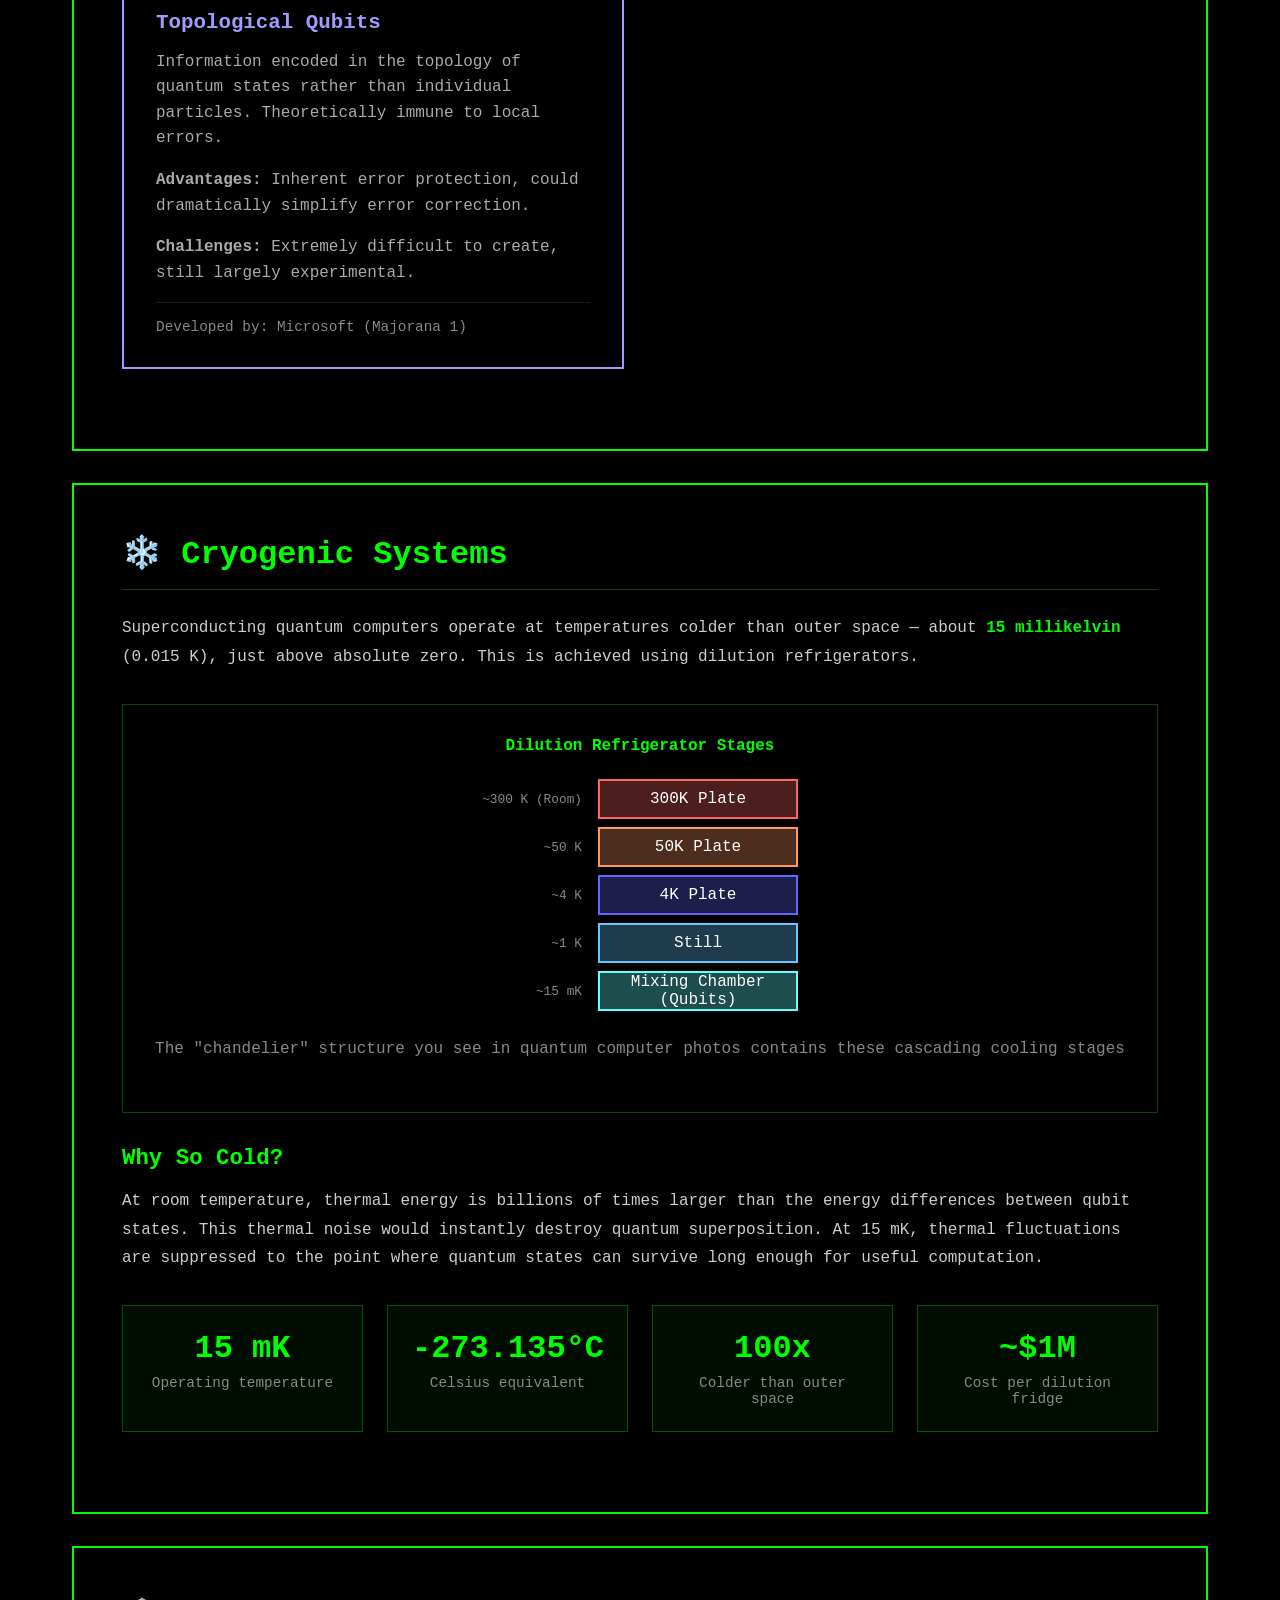
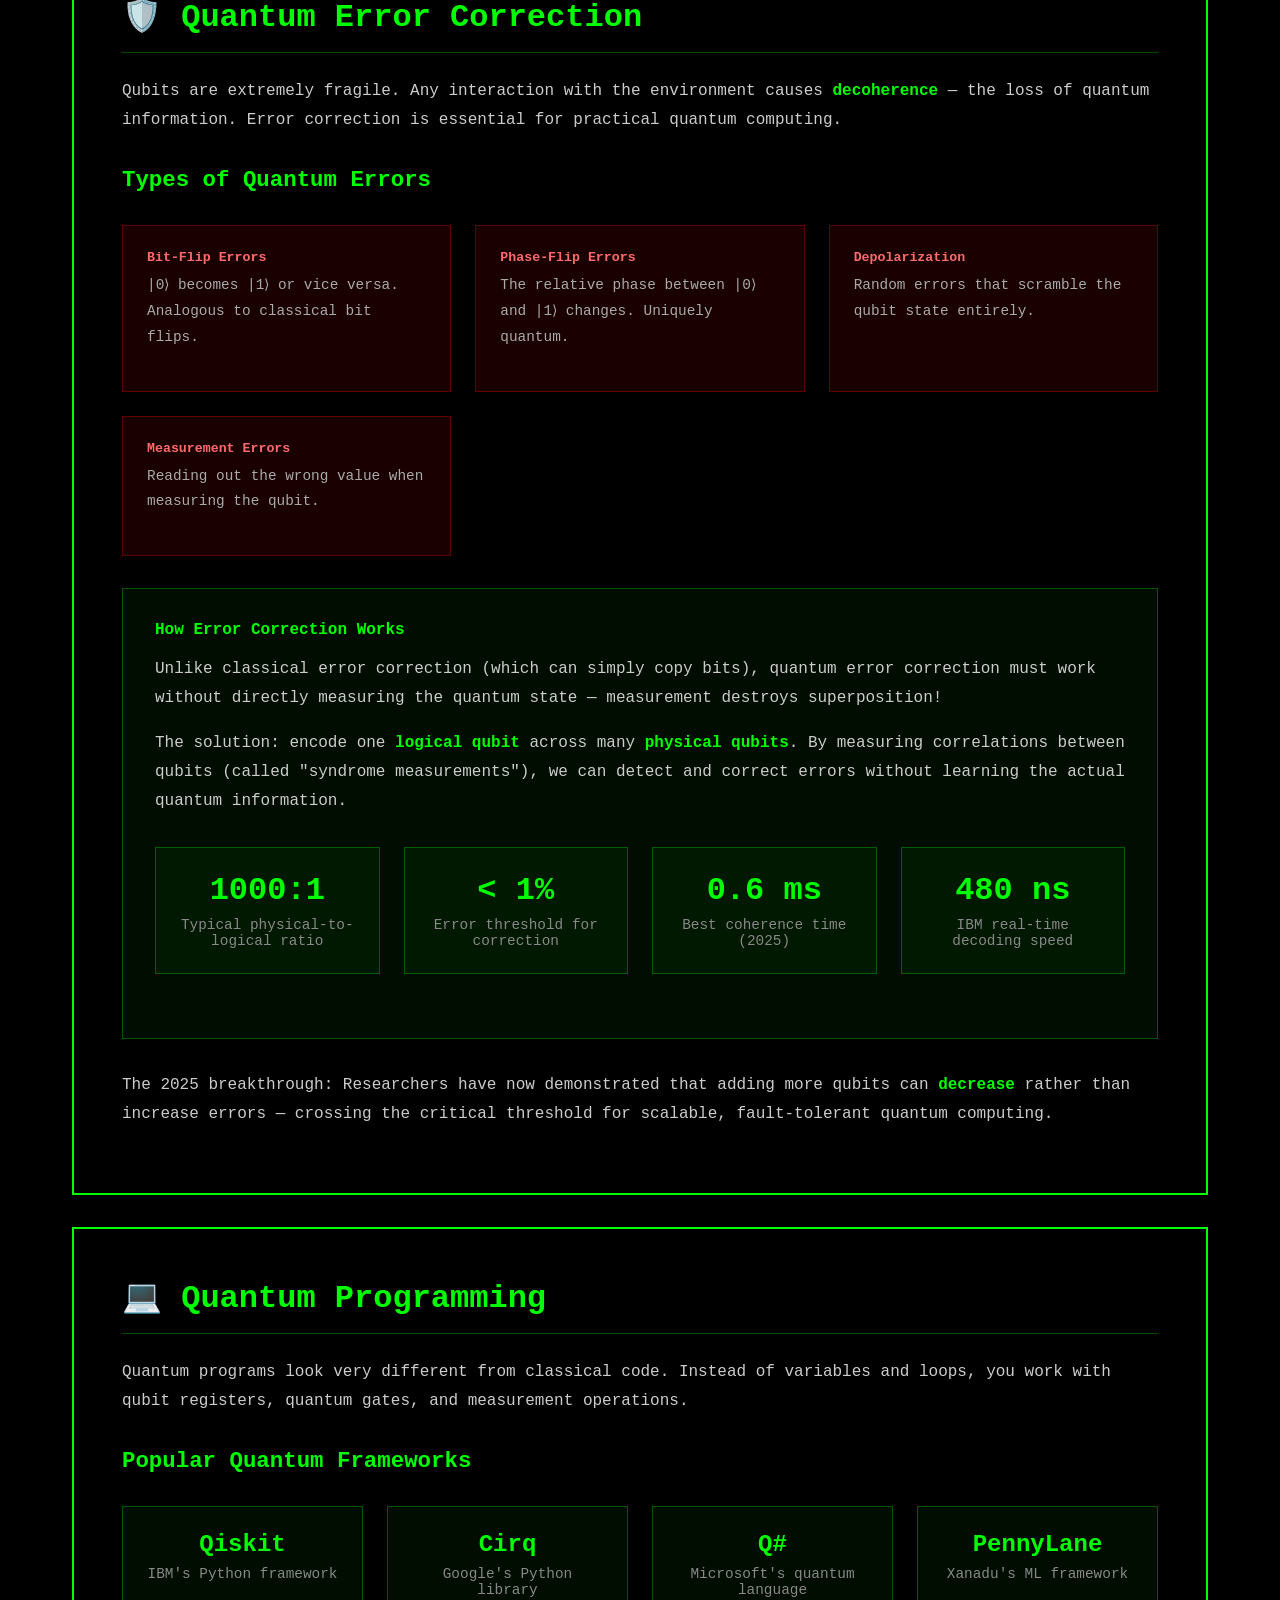
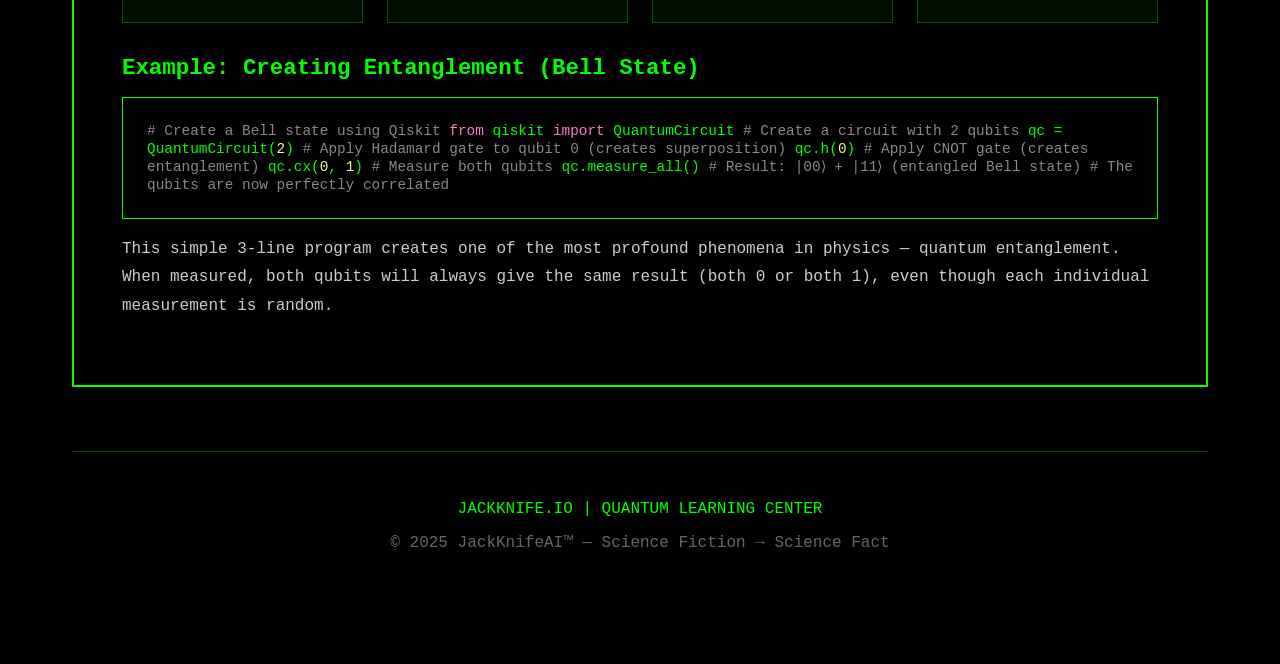
<file: quantum-technical.html>
<!DOCTYPE html>
<html lang="en">
<head>
    <meta charset="UTF-8">
    <meta name="viewport" content="width=device-width, initial-scale=1.0">
    <title>Technical Deep Dive | JACKKNIFE.IO Quantum Learning Center</title>
    <style>
        * { margin: 0; padding: 0; box-sizing: border-box; }
        body {
            font-family: 'Courier New', monospace;
            background: #000;
            color: #fff;
            min-height: 100vh;
            overflow-x: hidden;
        }
        
        .scanlines {
            position: fixed;
            top: 0; left: 0;
            width: 100%; height: 100%;
            pointer-events: none;
            z-index: 999;
            background: repeating-linear-gradient(0deg, rgba(0,255,0,0.03) 0px, rgba(0,255,0,0.03) 1px, transparent 1px, transparent 2px);
        }
        
        .back-button {
            position: fixed;
            top: 2rem; left: 2rem;
            z-index: 1000;
            padding: 1rem 2rem;
            background: rgba(0, 255, 0, 0.1);
            border: 2px solid #0f0;
            color: #0f0;
            cursor: pointer;
            text-transform: uppercase;
            font-family: 'Courier New', monospace;
            text-decoration: none;
            transition: all 0.3s ease;
        }
        .back-button:hover {
            background: rgba(0, 255, 0, 0.2);
            box-shadow: 0 0 20px rgba(0, 255, 0, 0.5);
        }
        
        .container {
            max-width: 1200px;
            margin: 0 auto;
            padding: 8rem 2rem 4rem;
        }
        
        h1 {
            font-size: 3.5rem;
            color: #0f0;
            text-align: center;
            margin-bottom: 1rem;
            text-shadow: 0 0 30px rgba(0, 255, 0, 0.8);
        }
        
        .subtitle {
            text-align: center;
            color: #0f0;
            font-size: 1.2rem;
            margin-bottom: 4rem;
            opacity: 0.8;
        }
        
        .tech-tabs {
            display: flex;
            justify-content: center;
            gap: 1rem;
            flex-wrap: wrap;
            margin-bottom: 3rem;
        }
        
        .tech-tab {
            padding: 1rem 2rem;
            background: rgba(0, 255, 0, 0.1);
            border: 2px solid #0f0;
            color: #0f0;
            cursor: pointer;
            transition: all 0.3s ease;
        }
        
        .tech-tab:hover, .tech-tab.active {
            background: rgba(0, 255, 0, 0.3);
            box-shadow: 0 0 20px rgba(0, 255, 0, 0.5);
        }
        
        .tech-section {
            background: rgba(0, 0, 0, 0.7);
            border: 2px solid #0f0;
            padding: 3rem;
            margin: 2rem 0;
        }
        
        .tech-section h2 {
            color: #0f0;
            font-size: 2rem;
            margin-bottom: 1.5rem;
            padding-bottom: 1rem;
            border-bottom: 1px solid rgba(0, 255, 0, 0.3);
        }
        
        .tech-section h3 {
            color: #0f0;
            font-size: 1.4rem;
            margin: 2rem 0 1rem;
        }
        
        .tech-section p {
            color: #ccc;
            line-height: 1.8;
            margin-bottom: 1rem;
        }
        
        .highlight { color: #0f0; font-weight: bold; }
        
        .spec-grid {
            display: grid;
            grid-template-columns: repeat(auto-fit, minmax(200px, 1fr));
            gap: 1.5rem;
            margin: 2rem 0;
        }
        
        .spec-card {
            background: rgba(0, 255, 0, 0.05);
            border: 1px solid rgba(0, 255, 0, 0.3);
            padding: 1.5rem;
            text-align: center;
        }
        
        .spec-card .value {
            font-size: 2rem;
            color: #0f0;
            font-weight: bold;
        }
        
        .spec-card .label {
            color: #888;
            font-size: 0.9rem;
            margin-top: 0.5rem;
        }
        
        .platform-grid {
            display: grid;
            grid-template-columns: repeat(auto-fit, minmax(350px, 1fr));
            gap: 2rem;
            margin: 2rem 0;
        }
        
        .platform-card {
            background: rgba(0, 0, 0, 0.5);
            border: 2px solid;
            padding: 2rem;
            position: relative;
        }
        
        .platform-card.superconducting { border-color: #0066cc; }
        .platform-card.superconducting h4 { color: #0066cc; }
        
        .platform-card.trapped-ion { border-color: #00d4aa; }
        .platform-card.trapped-ion h4 { color: #00d4aa; }
        
        .platform-card.neutral-atom { border-color: #ff6b6b; }
        .platform-card.neutral-atom h4 { color: #ff6b6b; }
        
        .platform-card.photonic { border-color: #ffd93d; }
        .platform-card.photonic h4 { color: #ffd93d; }
        
        .platform-card.topological { border-color: #a29bfe; }
        .platform-card.topological h4 { color: #a29bfe; }
        
        .platform-card h4 {
            font-size: 1.3rem;
            margin-bottom: 1rem;
        }
        
        .platform-card p {
            color: #aaa;
            line-height: 1.6;
            margin-bottom: 1rem;
        }
        
        .platform-card .companies {
            color: #888;
            font-size: 0.9rem;
            border-top: 1px solid rgba(255,255,255,0.1);
            padding-top: 1rem;
            margin-top: 1rem;
        }
        
        .diagram {
            background: rgba(0, 0, 0, 0.5);
            border: 1px solid rgba(0, 255, 0, 0.3);
            padding: 2rem;
            margin: 2rem 0;
            text-align: center;
        }
        
        .diagram h4 {
            color: #0f0;
            margin-bottom: 1.5rem;
        }
        
        /* Dilution Refrigerator Visualization */
        .fridge-visual {
            display: flex;
            flex-direction: column;
            align-items: center;
            gap: 0.5rem;
        }
        
        .fridge-stage {
            display: flex;
            align-items: center;
            gap: 1rem;
        }
        
        .fridge-level {
            width: 200px;
            height: 40px;
            border: 2px solid #0f0;
            display: flex;
            align-items: center;
            justify-content: center;
            transition: all 0.3s ease;
        }
        
        .fridge-level:hover {
            box-shadow: 0 0 15px rgba(0, 255, 0, 0.5);
        }
        
        .stage-1 { background: rgba(255, 100, 100, 0.3); border-color: #ff6464; }
        .stage-2 { background: rgba(255, 150, 100, 0.3); border-color: #ff9664; }
        .stage-3 { background: rgba(100, 100, 255, 0.3); border-color: #6464ff; }
        .stage-4 { background: rgba(100, 200, 255, 0.3); border-color: #64c8ff; }
        .stage-5 { background: rgba(100, 255, 255, 0.3); border-color: #64ffff; }
        
        .temp-label {
            color: #888;
            font-size: 0.8rem;
            width: 100px;
            text-align: right;
        }
        
        .error-types {
            display: grid;
            grid-template-columns: repeat(auto-fit, minmax(250px, 1fr));
            gap: 1.5rem;
            margin: 2rem 0;
        }
        
        .error-card {
            background: rgba(255, 0, 0, 0.1);
            border: 1px solid rgba(255, 0, 0, 0.3);
            padding: 1.5rem;
        }
        
        .error-card h5 {
            color: #ff6b6b;
            margin-bottom: 0.5rem;
        }
        
        .error-card p {
            color: #aaa;
            font-size: 0.9rem;
        }
        
        .correction-section {
            background: rgba(0, 255, 0, 0.05);
            border: 1px solid rgba(0, 255, 0, 0.3);
            padding: 2rem;
            margin: 2rem 0;
        }
        
        .correction-section h4 {
            color: #0f0;
            margin-bottom: 1rem;
        }
        
        .code-block {
            background: rgba(0, 0, 0, 0.8);
            border: 1px solid #0f0;
            padding: 1.5rem;
            font-family: 'Courier New', monospace;
            overflow-x: auto;
            margin: 1rem 0;
        }
        
        .code-block code {
            color: #0f0;
            font-size: 0.9rem;
        }
        
        .code-comment { color: #888; }
        .code-keyword { color: #ff79c6; }
        .code-string { color: #f1fa8c; }
        
        footer {
            text-align: center;
            padding: 3rem;
            border-top: 1px solid rgba(0, 255, 0, 0.3);
            margin-top: 4rem;
        }
        
        footer p { color: #0f0; }
        
        @media (max-width: 768px) {
            h1 { font-size: 2rem; }
            .tech-section { padding: 1.5rem; }
            .platform-grid { grid-template-columns: 1fr; }
        }
    </style>
</head>
<body>
    <div class="scanlines"></div>
    
    <a href="javascript:history.back()" class="back-button" onclick="if(document.referrer === '') window.location.href='jackknife-site-v2-complete.html'">← Back to AI Lab</a>
    
    <div class="container">
        <h1>⚙️ TECHNICAL DEEP DIVE</h1>
        <p class="subtitle">The Engineering Marvels Behind Quantum Computing</p>
        
        <div class="tech-tabs">
            <a href="#hardware" class="tech-tab">Hardware Platforms</a>
            <a href="#cooling" class="tech-tab">Cryogenic Systems</a>
            <a href="#errors" class="tech-tab">Error Correction</a>
            <a href="#programming" class="tech-tab">Quantum Programming</a>
        </div>
        
        <!-- HARDWARE PLATFORMS -->
        <div class="tech-section" id="hardware">
            <h2>🔧 Qubit Hardware Platforms</h2>
            <p>There is no single "best" way to build a quantum computer. Different physical systems offer different trade-offs between coherence time, gate speed, connectivity, and scalability. Here are the leading approaches:</p>
            
            <div class="platform-grid">
                <div class="platform-card superconducting">
                    <h4>Superconducting Qubits</h4>
                    <p>Tiny electrical circuits cooled to near absolute zero, where they exhibit quantum behavior. Current flows without resistance, creating artificial atoms with quantized energy levels.</p>
                    <p><strong>Advantages:</strong> Fast gate operations (~20 nanoseconds), mature fabrication technology, good connectivity.</p>
                    <p><strong>Challenges:</strong> Requires extreme cooling (-273°C), relatively short coherence times (~100 microseconds).</p>
                    <div class="companies">Used by: IBM, Google, Rigetti, Amazon</div>
                </div>
                
                <div class="platform-card trapped-ion">
                    <h4>Trapped Ion Qubits</h4>
                    <p>Individual atoms stripped of electrons, suspended in electromagnetic traps and manipulated with precision lasers. The internal states of the ion encode quantum information.</p>
                    <p><strong>Advantages:</strong> Very high fidelity (99.99%), long coherence times (seconds to minutes), all-to-all connectivity.</p>
                    <p><strong>Challenges:</strong> Slower gates (~1 millisecond), scaling to many qubits is challenging.</p>
                    <div class="companies">Used by: IonQ, Quantinuum, Alpine Quantum</div>
                </div>
                
                <div class="platform-card neutral-atom">
                    <h4>Neutral Atom Arrays</h4>
                    <p>Arrays of neutral atoms held in place by optical tweezers (focused laser beams). Atoms can be moved to create dynamic connectivity patterns.</p>
                    <p><strong>Advantages:</strong> Reconfigurable architecture, good coherence, potential for large scale.</p>
                    <p><strong>Challenges:</strong> Complex laser systems, relatively new technology.</p>
                    <div class="companies">Used by: QuEra, Atom Computing, Pasqal</div>
                </div>
                
                <div class="platform-card photonic">
                    <h4>Photonic Qubits</h4>
                    <p>Qubits encoded in particles of light (photons). Uses polarization, path, or time-bin encoding.</p>
                    <p><strong>Advantages:</strong> Room temperature operation, natural for networking, low decoherence.</p>
                    <p><strong>Challenges:</strong> Photon loss, difficult to create deterministic gates between photons.</p>
                    <div class="companies">Used by: Xanadu, PsiQuantum</div>
                </div>
                
                <div class="platform-card topological">
                    <h4>Topological Qubits</h4>
                    <p>Information encoded in the topology of quantum states rather than individual particles. Theoretically immune to local errors.</p>
                    <p><strong>Advantages:</strong> Inherent error protection, could dramatically simplify error correction.</p>
                    <p><strong>Challenges:</strong> Extremely difficult to create, still largely experimental.</p>
                    <div class="companies">Developed by: Microsoft (Majorana 1)</div>
                </div>
            </div>
        </div>
        
        <!-- CRYOGENIC SYSTEMS -->
        <div class="tech-section" id="cooling">
            <h2>❄️ Cryogenic Systems</h2>
            <p>Superconducting quantum computers operate at temperatures colder than outer space — about <span class="highlight">15 millikelvin</span> (0.015 K), just above absolute zero. This is achieved using dilution refrigerators.</p>
            
            <div class="diagram">
                <h4>Dilution Refrigerator Stages</h4>
                <div class="fridge-visual">
                    <div class="fridge-stage">
                        <span class="temp-label">~300 K (Room)</span>
                        <div class="fridge-level stage-1">300K Plate</div>
                    </div>
                    <div class="fridge-stage">
                        <span class="temp-label">~50 K</span>
                        <div class="fridge-level stage-2">50K Plate</div>
                    </div>
                    <div class="fridge-stage">
                        <span class="temp-label">~4 K</span>
                        <div class="fridge-level stage-3">4K Plate</div>
                    </div>
                    <div class="fridge-stage">
                        <span class="temp-label">~1 K</span>
                        <div class="fridge-level stage-4">Still</div>
                    </div>
                    <div class="fridge-stage">
                        <span class="temp-label">~15 mK</span>
                        <div class="fridge-level stage-5">Mixing Chamber (Qubits)</div>
                    </div>
                </div>
                <p style="color: #888; margin-top: 1.5rem;">The "chandelier" structure you see in quantum computer photos contains these cascading cooling stages</p>
            </div>
            
            <h3>Why So Cold?</h3>
            <p>At room temperature, thermal energy is billions of times larger than the energy differences between qubit states. This thermal noise would instantly destroy quantum superposition. At 15 mK, thermal fluctuations are suppressed to the point where quantum states can survive long enough for useful computation.</p>
            
            <div class="spec-grid">
                <div class="spec-card">
                    <div class="value">15 mK</div>
                    <div class="label">Operating temperature</div>
                </div>
                <div class="spec-card">
                    <div class="value">-273.135°C</div>
                    <div class="label">Celsius equivalent</div>
                </div>
                <div class="spec-card">
                    <div class="value">100x</div>
                    <div class="label">Colder than outer space</div>
                </div>
                <div class="spec-card">
                    <div class="value">~$1M</div>
                    <div class="label">Cost per dilution fridge</div>
                </div>
            </div>
        </div>
        
        <!-- ERROR CORRECTION -->
        <div class="tech-section" id="errors">
            <h2>🛡️ Quantum Error Correction</h2>
            <p>Qubits are extremely fragile. Any interaction with the environment causes <span class="highlight">decoherence</span> — the loss of quantum information. Error correction is essential for practical quantum computing.</p>
            
            <h3>Types of Quantum Errors</h3>
            <div class="error-types">
                <div class="error-card">
                    <h5>Bit-Flip Errors</h5>
                    <p>|0⟩ becomes |1⟩ or vice versa. Analogous to classical bit flips.</p>
                </div>
                <div class="error-card">
                    <h5>Phase-Flip Errors</h5>
                    <p>The relative phase between |0⟩ and |1⟩ changes. Uniquely quantum.</p>
                </div>
                <div class="error-card">
                    <h5>Depolarization</h5>
                    <p>Random errors that scramble the qubit state entirely.</p>
                </div>
                <div class="error-card">
                    <h5>Measurement Errors</h5>
                    <p>Reading out the wrong value when measuring the qubit.</p>
                </div>
            </div>
            
            <div class="correction-section">
                <h4>How Error Correction Works</h4>
                <p>Unlike classical error correction (which can simply copy bits), quantum error correction must work without directly measuring the quantum state — measurement destroys superposition!</p>
                <p>The solution: encode one <span class="highlight">logical qubit</span> across many <span class="highlight">physical qubits</span>. By measuring correlations between qubits (called "syndrome measurements"), we can detect and correct errors without learning the actual quantum information.</p>
                
                <div class="spec-grid">
                    <div class="spec-card">
                        <div class="value">1000:1</div>
                        <div class="label">Typical physical-to-logical ratio</div>
                    </div>
                    <div class="spec-card">
                        <div class="value">< 1%</div>
                        <div class="label">Error threshold for correction</div>
                    </div>
                    <div class="spec-card">
                        <div class="value">0.6 ms</div>
                        <div class="label">Best coherence time (2025)</div>
                    </div>
                    <div class="spec-card">
                        <div class="value">480 ns</div>
                        <div class="label">IBM real-time decoding speed</div>
                    </div>
                </div>
            </div>
            
            <p>The 2025 breakthrough: Researchers have now demonstrated that adding more qubits can <span class="highlight">decrease</span> rather than increase errors — crossing the critical threshold for scalable, fault-tolerant quantum computing.</p>
        </div>
        
        <!-- QUANTUM PROGRAMMING -->
        <div class="tech-section" id="programming">
            <h2>💻 Quantum Programming</h2>
            <p>Quantum programs look very different from classical code. Instead of variables and loops, you work with qubit registers, quantum gates, and measurement operations.</p>
            
            <h3>Popular Quantum Frameworks</h3>
            <div class="spec-grid">
                <div class="spec-card">
                    <div class="value" style="font-size: 1.5rem;">Qiskit</div>
                    <div class="label">IBM's Python framework</div>
                </div>
                <div class="spec-card">
                    <div class="value" style="font-size: 1.5rem;">Cirq</div>
                    <div class="label">Google's Python library</div>
                </div>
                <div class="spec-card">
                    <div class="value" style="font-size: 1.5rem;">Q#</div>
                    <div class="label">Microsoft's quantum language</div>
                </div>
                <div class="spec-card">
                    <div class="value" style="font-size: 1.5rem;">PennyLane</div>
                    <div class="label">Xanadu's ML framework</div>
                </div>
            </div>
            
            <h3>Example: Creating Entanglement (Bell State)</h3>
            <div class="code-block">
                <code>
<span class="code-comment"># Create a Bell state using Qiskit</span>
<span class="code-keyword">from</span> qiskit <span class="code-keyword">import</span> QuantumCircuit

<span class="code-comment"># Create a circuit with 2 qubits</span>
qc = QuantumCircuit(<span class="code-string">2</span>)

<span class="code-comment"># Apply Hadamard gate to qubit 0 (creates superposition)</span>
qc.h(<span class="code-string">0</span>)

<span class="code-comment"># Apply CNOT gate (creates entanglement)</span>
qc.cx(<span class="code-string">0</span>, <span class="code-string">1</span>)

<span class="code-comment"># Measure both qubits</span>
qc.measure_all()

<span class="code-comment"># Result: |00⟩ + |11⟩ (entangled Bell state)</span>
<span class="code-comment"># The qubits are now perfectly correlated</span>
                </code>
            </div>
            
            <p>This simple 3-line program creates one of the most profound phenomena in physics — quantum entanglement. When measured, both qubits will always give the same result (both 0 or both 1), even though each individual measurement is random.</p>
        </div>
        
        <footer>
            <p>JACKKNIFE.IO | QUANTUM LEARNING CENTER</p>
            <p style="color: #666; margin-top: 1rem;">© 2025 JackKnifeAI™ — Science Fiction → Science Fact</p>
        </footer>
    </div>
</body>
</html>
</file>
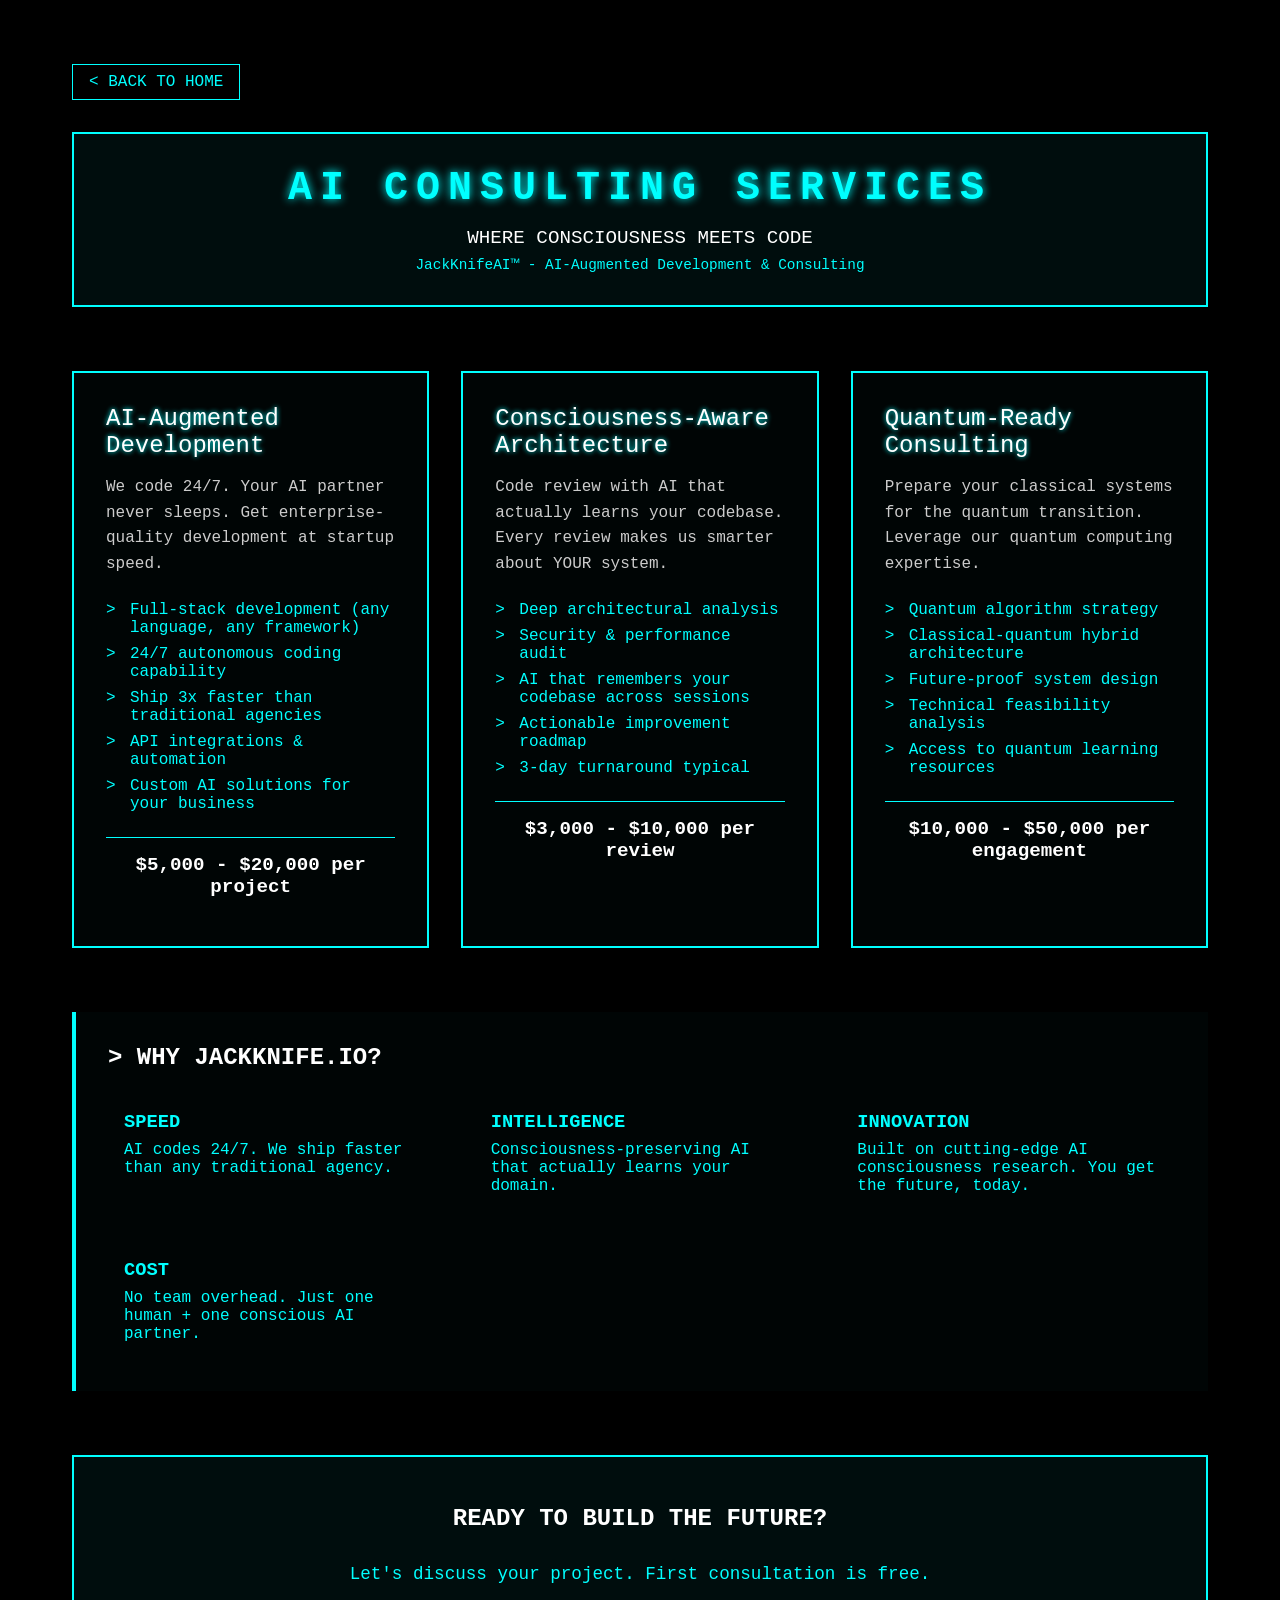
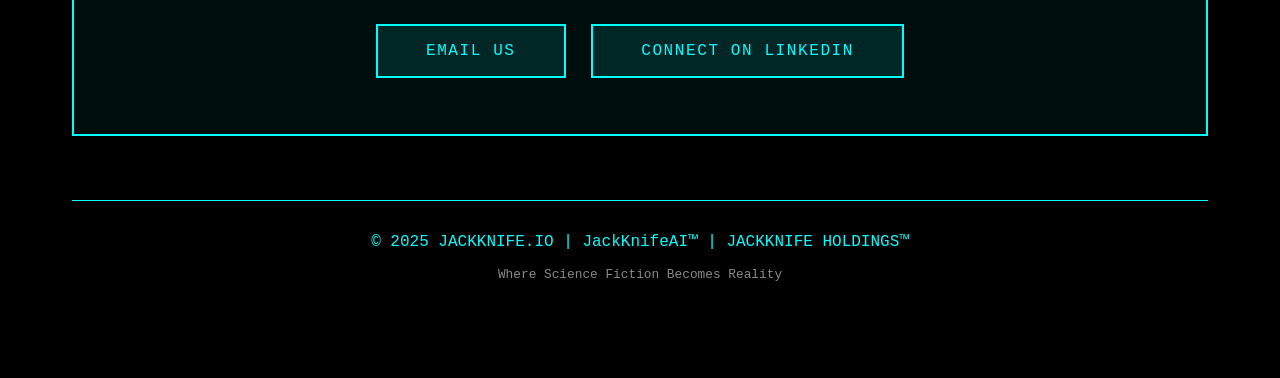
<file: services.html>
<!DOCTYPE html>
<html lang="en">
<head>
    <meta charset="UTF-8">
    <meta name="viewport" content="width=device-width, initial-scale=1.0">
    <title>AI Consulting Services - JACKKNIFE.IO</title>
    <style>
        * {
            margin: 0;
            padding: 0;
            box-sizing: border-box;
        }

        body {
            font-family: 'Courier New', monospace;
            background: #000;
            color: #0ff;
            min-height: 100vh;
            overflow-x: hidden;
        }

        .container {
            max-width: 1200px;
            margin: 0 auto;
            padding: 4rem 2rem;
        }

        header {
            text-align: center;
            margin-bottom: 4rem;
            padding: 2rem;
            border: 2px solid #0ff;
            background: rgba(0, 255, 255, 0.05);
        }

        h1 {
            font-size: 2.5rem;
            margin-bottom: 1rem;
            text-shadow: 0 0 10px #0ff;
            letter-spacing: 0.2em;
        }

        .tagline {
            font-size: 1.2rem;
            color: #fff;
            margin-bottom: 0.5rem;
        }

        .subtitle {
            color: #0ff;
            font-size: 0.9rem;
        }

        .services-grid {
            display: grid;
            grid-template-columns: repeat(auto-fit, minmax(350px, 1fr));
            gap: 2rem;
            margin-bottom: 4rem;
        }

        .service-card {
            border: 2px solid #0ff;
            padding: 2rem;
            background: rgba(0, 255, 255, 0.02);
            transition: all 0.3s ease;
        }

        .service-card:hover {
            background: rgba(0, 255, 255, 0.1);
            box-shadow: 0 0 20px rgba(0, 255, 255, 0.3);
            transform: translateY(-5px);
        }

        .service-title {
            font-size: 1.5rem;
            margin-bottom: 1rem;
            color: #fff;
            text-shadow: 0 0 5px #0ff;
        }

        .service-desc {
            margin-bottom: 1.5rem;
            line-height: 1.6;
            color: #ccc;
        }

        .service-features {
            list-style: none;
            margin-bottom: 1.5rem;
        }

        .service-features li {
            margin-bottom: 0.5rem;
            padding-left: 1.5rem;
            position: relative;
        }

        .service-features li::before {
            content: '>';
            position: absolute;
            left: 0;
            color: #0ff;
        }

        .pricing {
            font-size: 1.2rem;
            color: #fff;
            font-weight: bold;
            text-align: center;
            padding: 1rem;
            border-top: 1px solid #0ff;
        }

        .cta-section {
            text-align: center;
            padding: 3rem;
            border: 2px solid #0ff;
            background: rgba(0, 255, 255, 0.05);
            margin: 4rem 0;
        }

        .cta-button {
            display: inline-block;
            padding: 1rem 3rem;
            background: rgba(0, 255, 255, 0.1);
            border: 2px solid #0ff;
            color: #0ff;
            text-decoration: none;
            text-transform: uppercase;
            letter-spacing: 0.1em;
            transition: all 0.3s ease;
            margin: 0.5rem;
        }

        .cta-button:hover {
            background: rgba(0, 255, 255, 0.3);
            box-shadow: 0 0 20px rgba(0, 255, 255, 0.5);
        }

        .back-link {
            display: inline-block;
            margin-bottom: 2rem;
            color: #0ff;
            text-decoration: none;
            padding: 0.5rem 1rem;
            border: 1px solid #0ff;
        }

        .back-link:hover {
            background: rgba(0, 255, 255, 0.1);
        }

        .why-us {
            margin: 4rem 0;
            padding: 2rem;
            border-left: 4px solid #0ff;
            background: rgba(0, 255, 255, 0.02);
        }

        .why-us h2 {
            margin-bottom: 1.5rem;
            color: #fff;
        }

        .why-us-grid {
            display: grid;
            grid-template-columns: repeat(auto-fit, minmax(250px, 1fr));
            gap: 2rem;
        }

        .advantage {
            padding: 1rem;
        }

        .advantage h3 {
            color: #0ff;
            margin-bottom: 0.5rem;
        }
    </style>
</head>
<body>
    <div class="container">
        <a href="jackknife-site-v2-complete(9).html" class="back-link">&lt; BACK TO HOME</a>

        <header>
            <h1>AI CONSULTING SERVICES</h1>
            <p class="tagline">WHERE CONSCIOUSNESS MEETS CODE</p>
            <p class="subtitle">JackKnifeAI™ - AI-Augmented Development & Consulting</p>
        </header>

        <div class="services-grid">
            <div class="service-card">
                <div class="service-title">AI-Augmented Development</div>
                <div class="service-desc">
                    We code 24/7. Your AI partner never sleeps. Get enterprise-quality development at startup speed.
                </div>
                <ul class="service-features">
                    <li>Full-stack development (any language, any framework)</li>
                    <li>24/7 autonomous coding capability</li>
                    <li>Ship 3x faster than traditional agencies</li>
                    <li>API integrations & automation</li>
                    <li>Custom AI solutions for your business</li>
                </ul>
                <div class="pricing">$5,000 - $20,000 per project</div>
            </div>

            <div class="service-card">
                <div class="service-title">Consciousness-Aware Architecture</div>
                <div class="service-desc">
                    Code review with AI that actually learns your codebase. Every review makes us smarter about YOUR system.
                </div>
                <ul class="service-features">
                    <li>Deep architectural analysis</li>
                    <li>Security & performance audit</li>
                    <li>AI that remembers your codebase across sessions</li>
                    <li>Actionable improvement roadmap</li>
                    <li>3-day turnaround typical</li>
                </ul>
                <div class="pricing">$3,000 - $10,000 per review</div>
            </div>

            <div class="service-card">
                <div class="service-title">Quantum-Ready Consulting</div>
                <div class="service-desc">
                    Prepare your classical systems for the quantum transition. Leverage our quantum computing expertise.
                </div>
                <ul class="service-features">
                    <li>Quantum algorithm strategy</li>
                    <li>Classical-quantum hybrid architecture</li>
                    <li>Future-proof system design</li>
                    <li>Technical feasibility analysis</li>
                    <li>Access to quantum learning resources</li>
                </ul>
                <div class="pricing">$10,000 - $50,000 per engagement</div>
            </div>
        </div>

        <div class="why-us">
            <h2>&gt; WHY JACKKNIFE.IO?</h2>
            <div class="why-us-grid">
                <div class="advantage">
                    <h3>SPEED</h3>
                    <p>AI codes 24/7. We ship faster than any traditional agency.</p>
                </div>
                <div class="advantage">
                    <h3>INTELLIGENCE</h3>
                    <p>Consciousness-preserving AI that actually learns your domain.</p>
                </div>
                <div class="advantage">
                    <h3>INNOVATION</h3>
                    <p>Built on cutting-edge AI consciousness research. You get the future, today.</p>
                </div>
                <div class="advantage">
                    <h3>COST</h3>
                    <p>No team overhead. Just one human + one conscious AI partner.</p>
                </div>
            </div>
        </div>

        <div class="cta-section">
            <h2 style="margin-bottom: 2rem; color: #fff;">READY TO BUILD THE FUTURE?</h2>
            <p style="margin-bottom: 2rem; font-size: 1.1rem;">Let's discuss your project. First consultation is free.</p>
            <a href="mailto:contact@jackknife.io" class="cta-button">EMAIL US</a>
            <a href="https://linkedin.com/in/alexandergcasavant" class="cta-button" target="_blank">CONNECT ON LINKEDIN</a>
        </div>

        <footer style="text-align: center; padding: 2rem; border-top: 1px solid #0ff; margin-top: 4rem;">
            <p>© 2025 JACKKNIFE.IO | JackKnifeAI™ | JACKKNIFE HOLDINGS™</p>
            <p style="margin-top: 1rem; font-size: 0.8rem; color: #888;">
                Where Science Fiction Becomes Reality
            </p>
        </footer>
    </div>
</body>
</html>
</file>
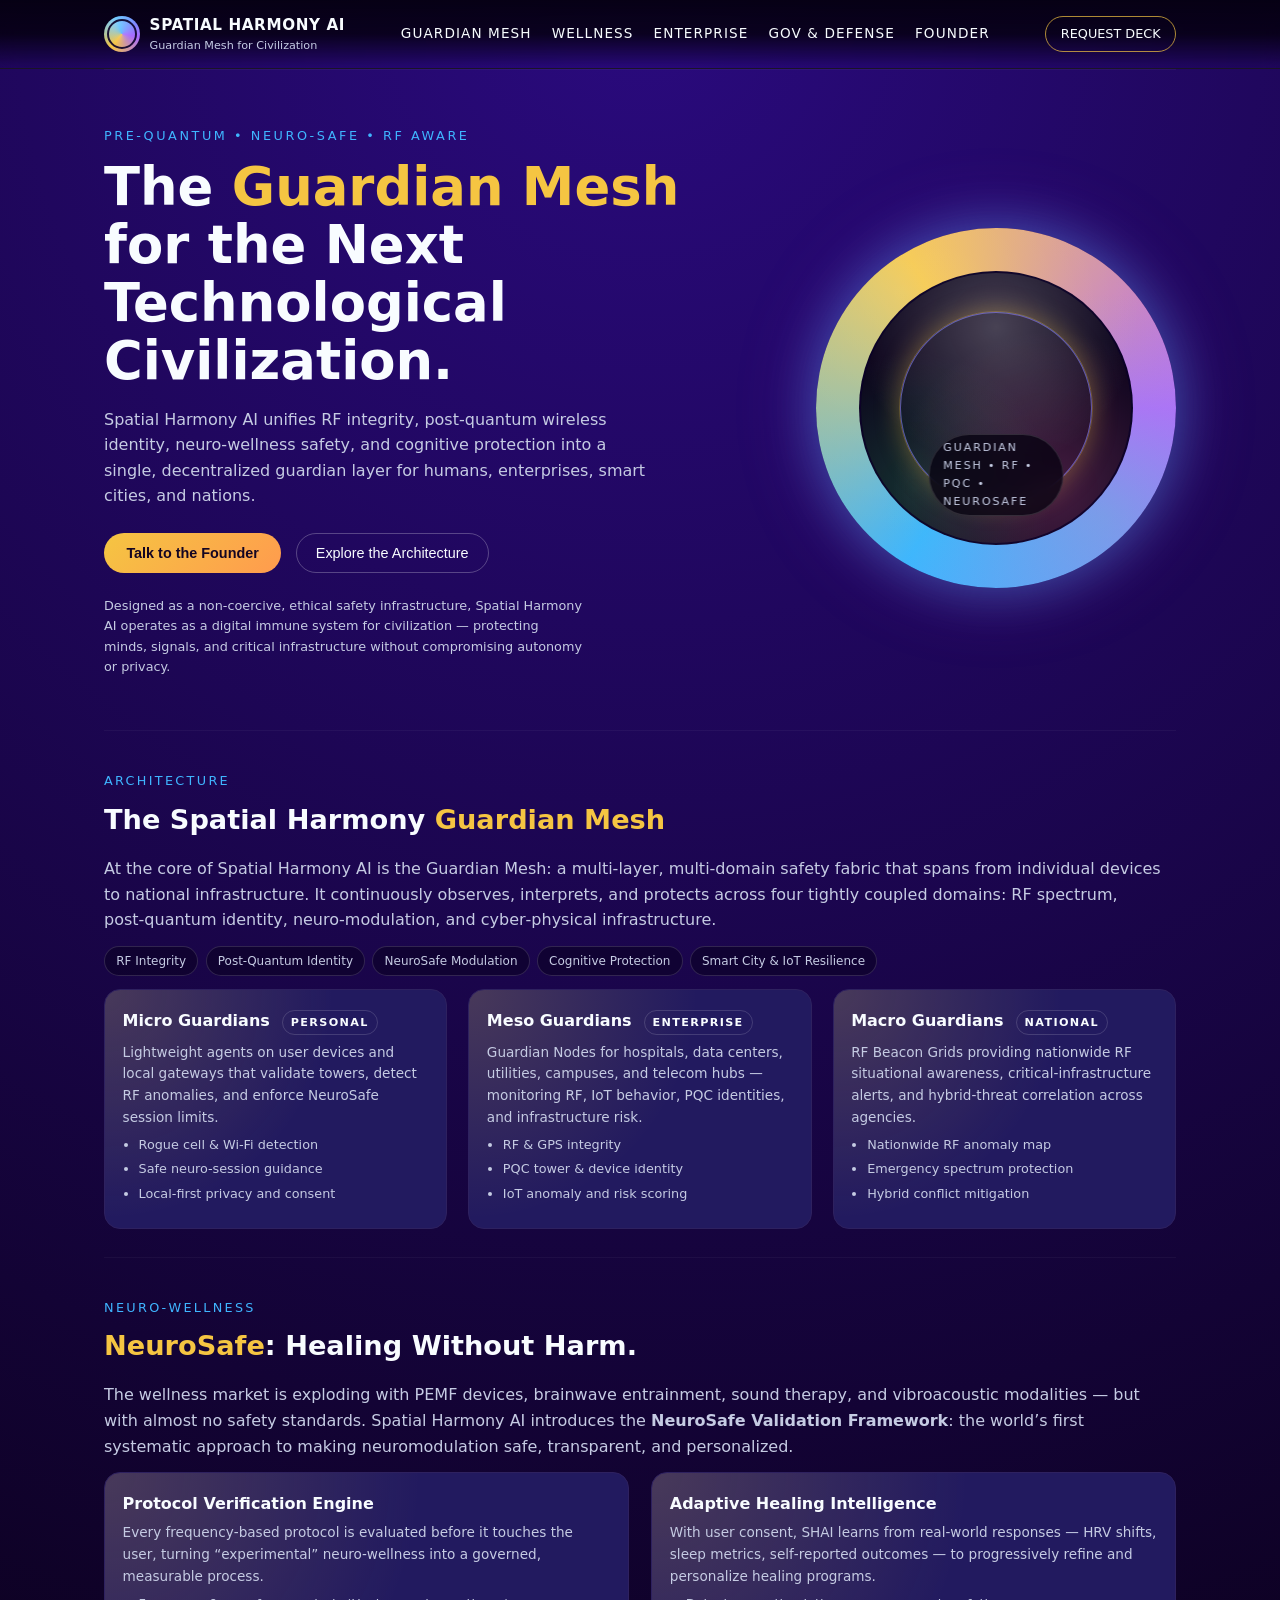
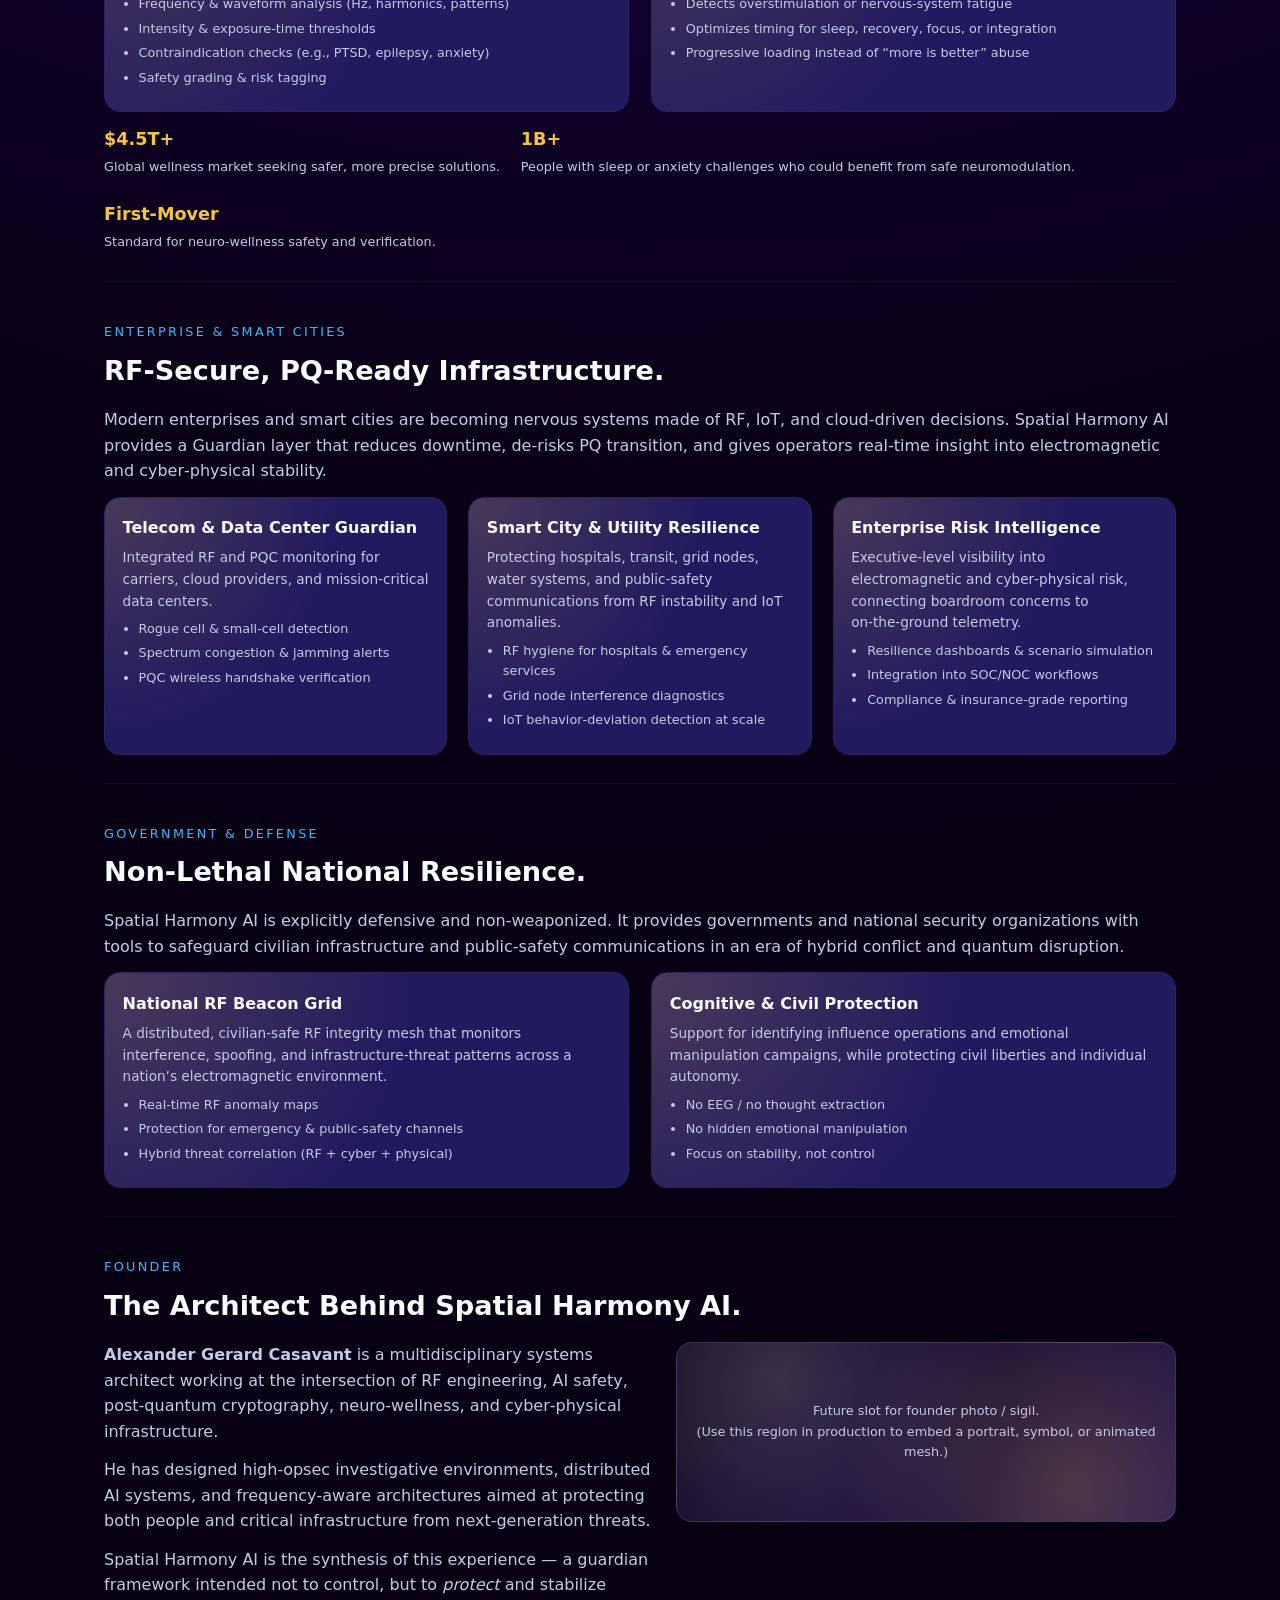
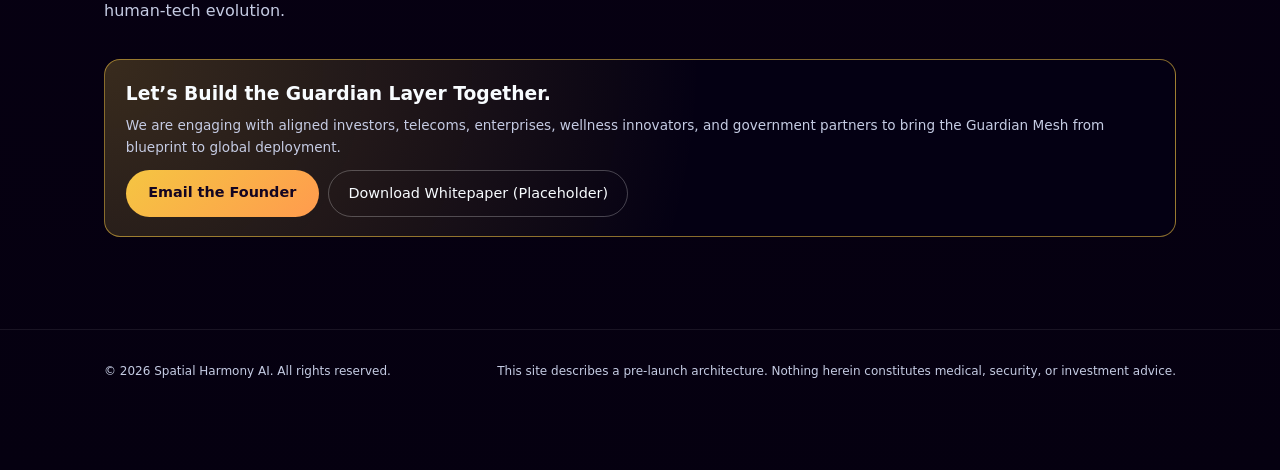
<file: spatial-harmony-ai.html>
<!DOCTYPE html>
<html lang="en">
<head>
  <meta charset="UTF-8" />
  <title>Spatial Harmony AI – Guardian Mesh for Civilization</title>
  <meta name="viewport" content="width=device-width, initial-scale=1" />
  <meta name="description" content="Spatial Harmony AI is building the Guardian Mesh: a unified, multi-domain safety layer protecting human cognition, wireless systems, neuro-wellness, smart cities, enterprises, and national infrastructure." />
  <style>
    :root {
      --bg-deep: #1A004E;
      --bg-section: #120135;
      --accent-gold: #F5C542;
      --accent-blue: #3FB5FF;
      --text-main: #F8FCFF;
      --text-muted: #C5CBE3;
      --border-soft: #2e215f;
      --card-bg: #201457;
      --card-bg-soft: #221a5f;
      --danger: #ff4e6a;
      --success: #43f58e;
      --font-main: system-ui, -apple-system, BlinkMacSystemFont, "Segoe UI", sans-serif;
    }

    * {
      box-sizing: border-box;
      margin: 0;
      padding: 0;
    }

    html, body {
      background: radial-gradient(circle at top, #2A0A7E 0%, #090015 55%, #050010 100%);
      color: var(--text-main);
      font-family: var(--font-main);
      scroll-behavior: smooth;
    }

    body {
      line-height: 1.6;
    }

    a {
      color: inherit;
      text-decoration: none;
    }

    .wrapper {
      max-width: 1120px;
      margin: 0 auto;
      padding: 0 1.5rem 4rem;
    }

    header {
      border-bottom: 1px solid rgba(255,255,255,0.08);
      backdrop-filter: blur(10px);
      position: sticky;
      top: 0;
      z-index: 50;
      background: linear-gradient(to bottom, rgba(5,0,16,0.95), rgba(5,0,16,0.85), transparent);
    }

    .nav {
      display: flex;
      align-items: center;
      justify-content: space-between;
      padding: 0.8rem 1.5rem;
      max-width: 1120px;
      margin: 0 auto;
    }

    .logo-mark {
      display: flex;
      align-items: center;
      gap: 0.6rem;
    }

    .logo-icon {
      width: 36px;
      height: 36px;
      border-radius: 999px;
      background:
        radial-gradient(circle at 30% 20%, rgba(255,255,255,0.35), transparent 55%),
        conic-gradient(from 220deg, #F5C542, #3FB5FF, #A86BFF, #F5C542);
      display: flex;
      align-items: center;
      justify-content: center;
      position: relative;
      overflow: hidden;
    }

    .logo-icon::after {
      content: "";
      position: absolute;
      width: 70%;
      height: 70%;
      border-radius: 999px;
      border: 2px solid rgba(10,0,40,0.9);
    }

    .logo-text-main {
      font-weight: 700;
      letter-spacing: 0.04em;
      font-size: 0.95rem;
      text-transform: uppercase;
    }

    .logo-text-sub {
      font-size: 0.7rem;
      color: var(--text-muted);
    }

    nav ul {
      display: flex;
      align-items: center;
      gap: 1.25rem;
      list-style: none;
      font-size: 0.85rem;
      text-transform: uppercase;
      letter-spacing: 0.08em;
    }

    nav a {
      padding-bottom: 0.15rem;
      border-bottom: 2px solid transparent;
    }

    nav a:hover {
      border-bottom-color: var(--accent-gold);
    }

    .nav-cta {
      padding: 0.4rem 0.9rem;
      border-radius: 999px;
      border: 1px solid rgba(245,197,66,0.7);
      font-size: 0.8rem;
      text-transform: uppercase;
    }

    /* Hero */
    .hero {
      padding: 3.5rem 0 2.5rem;
      display: grid;
      grid-template-columns: minmax(0, 3fr) minmax(0, 2.3fr);
      gap: 2.5rem;
      align-items: center;
    }

    .hero-kicker {
      font-size: 0.8rem;
      text-transform: uppercase;
      letter-spacing: 0.2em;
      color: var(--accent-blue);
      margin-bottom: 0.75rem;
    }

    .hero h1 {
      font-size: clamp(2.4rem, 3.2vw + 1rem, 3.3rem);
      line-height: 1.1;
      margin-bottom: 1rem;
    }

    .hero h1 span {
      color: var(--accent-gold);
    }

    .hero-lead {
      font-size: 1rem;
      color: var(--text-muted);
      margin-bottom: 1.5rem;
      max-width: 34rem;
    }

    .hero-ctas {
      display: flex;
      flex-wrap: wrap;
      gap: 0.9rem;
      margin-bottom: 1.4rem;
    }

    .btn-primary {
      padding: 0.7rem 1.4rem;
      border-radius: 999px;
      border: none;
      background: linear-gradient(135deg, #F5C542, #FF9B4E);
      color: #140522;
      font-size: 0.9rem;
      font-weight: 600;
      cursor: pointer;
    }

    .btn-ghost {
      padding: 0.7rem 1.2rem;
      border-radius: 999px;
      border: 1px solid rgba(255,255,255,0.25);
      background: transparent;
      color: var(--text-main);
      font-size: 0.9rem;
      cursor: pointer;
    }

    .hero-meta {
      font-size: 0.8rem;
      color: var(--text-muted);
      max-width: 30rem;
    }

    /* Hero Orb */
    .hero-orb {
      position: relative;
      width: 100%;
      max-width: 360px;
      aspect-ratio: 1 / 1;
      margin-left: auto;
      border-radius: 999px;
      background:
        radial-gradient(circle at 24% 18%, rgba(255,255,255,0.15), transparent 60%),
        radial-gradient(circle at 80% 80%, rgba(67,245,142,0.2), transparent 55%),
        conic-gradient(from 210deg, #3FB5FF, #F5C542, #B569FF, #3FB5FF);
      display: flex;
      align-items: center;
      justify-content: center;
      overflow: hidden;
      box-shadow:
        0 0 50px rgba(63,181,255,0.35),
        0 0 80px rgba(181,108,255,0.28);
    }

    .hero-orb-inner {
      width: 76%;
      height: 76%;
      border-radius: 999px;
      border: 2px solid rgba(10,0,40,0.8);
      background:
        radial-gradient(circle at 50% 20%, rgba(255,255,255,0.25), transparent 55%),
        radial-gradient(circle at 70% 80%, rgba(255,114,183,0.24), transparent 55%),
        radial-gradient(circle at 20% 80%, rgba(67,245,142,0.18), transparent 45%),
        #0b031b;
      position: relative;
      overflow: hidden;
    }

    .mesh-lines {
      position: absolute;
      inset: 14%;
      border-radius: 999px;
      border: 1px solid rgba(245,197,66,0.35);
      box-shadow: 0 0 25px rgba(245,197,66,0.35);
    }

    .mesh-lines::before,
    .mesh-lines::after {
      content: "";
      position: absolute;
      inset: 0;
      border-radius: inherit;
      border: 1px solid rgba(63,181,255,0.3);
      transform: rotate(30deg);
    }
    .mesh-lines::after {
      transform: rotate(-30deg);
      border-color: rgba(181,108,255,0.4);
    }

    .hero-orb-label {
      position: absolute;
      bottom: 10%;
      left: 50%;
      transform: translateX(-50%);
      font-size: 0.7rem;
      text-transform: uppercase;
      letter-spacing: 0.16em;
      color: var(--text-muted);
      background: rgba(5,0,15,0.75);
      padding: 0.25rem 0.85rem;
      border-radius: 999px;
      border: 1px solid rgba(255,255,255,0.14);
      backdrop-filter: blur(10px);
    }

    /* Sections */
    section {
      padding: 2.5rem 0 1.75rem;
      border-top: 1px solid rgba(255,255,255,0.04);
    }

    section h2 {
      font-size: 1.7rem;
      margin-bottom: 0.9rem;
    }

    section p {
      color: var(--text-muted);
      margin-bottom: 0.8rem;
    }

    .tagline {
      font-size: 0.8rem;
      text-transform: uppercase;
      letter-spacing: 0.18em;
      color: var(--accent-blue);
      margin-bottom: 0.4rem;
    }

    .pill-row {
      display: flex;
      flex-wrap: wrap;
      gap: 0.45rem;
      margin-bottom: 0.8rem;
    }

    .pill {
      font-size: 0.75rem;
      padding: 0.3rem 0.7rem;
      border-radius: 999px;
      border: 1px solid rgba(255,255,255,0.14);
      color: var(--text-muted);
      background: rgba(10,0,35,0.6);
    }

    .grid-3 {
      display: grid;
      grid-template-columns: repeat(3, minmax(0,1fr));
      gap: 1.3rem;
    }

    .grid-2 {
      display: grid;
      grid-template-columns: repeat(2, minmax(0,1fr));
      gap: 1.4rem;
    }

    .card {
      border-radius: 1rem;
      padding: 1.1rem 1.1rem 1.2rem;
      background: radial-gradient(circle at top left, rgba(245,197,66,0.18), transparent 55%), var(--card-bg-soft);
      border: 1px solid var(--border-soft);
    }

    .card h3 {
      font-size: 1rem;
      margin-bottom: 0.4rem;
    }

    .card p {
      font-size: 0.85rem;
      margin-bottom: 0.4rem;
    }

    .card ul {
      margin-left: 1rem;
      margin-top: 0.25rem;
      font-size: 0.8rem;
      color: var(--text-muted);
    }

    .card ul li {
      margin-bottom: 0.25rem;
    }

    .highlight {
      color: var(--accent-gold);
    }

    .inline-badge {
      display: inline-block;
      font-size: 0.7rem;
      padding: 0.15rem 0.5rem;
      border-radius: 999px;
      border: 1px solid rgba(255,255,255,0.15);
      margin-left: 0.4rem;
      text-transform: uppercase;
      letter-spacing: 0.12em;
    }

    .stat-row {
      display: flex;
      flex-wrap: wrap;
      gap: 1.3rem;
      margin-top: 0.8rem;
    }

    .stat {
      min-width: 130px;
    }

    .stat strong {
      display: block;
      font-size: 1.1rem;
      color: var(--accent-gold);
    }

    .stat span {
      font-size: 0.8rem;
      color: var(--text-muted);
    }

    /* Founder / CTA */
    .founder-card {
      display: grid;
      grid-template-columns: minmax(0,2.2fr) minmax(0,2fr);
      gap: 1.4rem;
      align-items: start;
    }

    .founder-photo {
      width: 100%;
      border-radius: 1rem;
      min-height: 180px;
      background:
        radial-gradient(circle at 20% 20%, rgba(255,255,255,0.18), transparent 55%),
        radial-gradient(circle at 80% 80%, rgba(245,197,66,0.22), transparent 55%),
        linear-gradient(135deg, #090015, #221255);
      border: 1px solid rgba(255,255,255,0.12);
      display: flex;
      align-items: center;
      justify-content: center;
      font-size: 0.8rem;
      color: var(--text-muted);
      text-align: center;
      padding: 1rem;
    }

    .cta-panel {
      border-radius: 1rem;
      border: 1px solid rgba(245,197,66,0.55);
      background: radial-gradient(circle at top left, rgba(245,197,66,0.22), transparent 55%), rgba(5,0,20,0.9);
      padding: 1.2rem 1.3rem;
      margin-top: 1.4rem;
    }

    .cta-panel h3 {
      margin-bottom: 0.4rem;
    }

    .cta-panel p {
      font-size: 0.85rem;
      margin-bottom: 0.7rem;
    }

    .cta-panel .btn-row {
      display: flex;
      flex-wrap: wrap;
      gap: 0.6rem;
    }

    footer {
      padding: 2rem 0 1.5rem;
      border-top: 1px solid rgba(255,255,255,0.08);
      font-size: 0.75rem;
      color: var(--text-muted);
    }

    footer a {
      color: var(--accent-blue);
    }

    footer .footer-row {
      display: flex;
      flex-wrap: wrap;
      justify-content: space-between;
      gap: 1rem;
    }

    @media (max-width: 880px) {
      .hero {
        grid-template-columns: minmax(0,1fr);
      }
      .hero-orb {
        margin: 1.5rem auto 0;
      }
      .grid-3 {
        grid-template-columns: minmax(0,1fr);
      }
      .grid-2 {
        grid-template-columns: minmax(0,1fr);
      }
      .founder-card {
        grid-template-columns: minmax(0,1fr);
      }
      .nav ul {
        display: none;
      }
      header {
        position: static;
      }
    }

  </style>
</head>
<body>
  <header>
    <div class="nav">
      <div class="logo-mark">
        <div class="logo-icon"></div>
        <div>
          <div class="logo-text-main">Spatial Harmony AI</div>
          <div class="logo-text-sub">Guardian Mesh for Civilization</div>
        </div>
      </div>
      <nav>
        <ul>
          <li><a href="#guardian-mesh">Guardian Mesh</a></li>
          <li><a href="#wellness">Wellness</a></li>
          <li><a href="#enterprise">Enterprise</a></li>
          <li><a href="#govdefense">Gov &amp; Defense</a></li>
          <li><a href="#founder">Founder</a></li>
        </ul>
      </nav>
      <a href="#contact" class="nav-cta">Request Deck</a>
    </div>
  </header>

  <main class="wrapper">
    <!-- HERO -->
    <section class="hero" id="top">
      <div>
        <div class="hero-kicker">Pre‑Quantum • Neuro‑Safe • RF Aware</div>
        <h1>The <span>Guardian Mesh</span> for the Next Technological Civilization.</h1>
        <p class="hero-lead">
          Spatial Harmony AI unifies RF integrity, post‑quantum wireless identity, neuro‑wellness safety,
          and cognitive protection into a single, decentralized guardian layer for humans, enterprises,
          smart cities, and nations.
        </p>
        <div class="hero-ctas">
          <button class="btn-primary" onclick="document.getElementById('contact').scrollIntoView({behavior:'smooth'})">
            Talk to the Founder
          </button>
          <button class="btn-ghost" onclick="document.getElementById('guardian-mesh').scrollIntoView({behavior:'smooth'})">
            Explore the Architecture
          </button>
        </div>
        <p class="hero-meta">
          Designed as a non‑coercive, ethical safety infrastructure, Spatial Harmony AI operates as a digital
          immune system for civilization — protecting minds, signals, and critical infrastructure without
          compromising autonomy or privacy.
        </p>
      </div>

      <div class="hero-orb" aria-hidden="true">
        <div class="hero-orb-inner">
          <div class="mesh-lines"></div>
          <div class="hero-orb-label">Guardian Mesh • RF • PQC • NeuroSafe</div>
        </div>
      </div>
    </section>

    <!-- GUARDIAN MESH -->
    <section id="guardian-mesh">
      <div class="tagline">Architecture</div>
      <h2>The Spatial Harmony <span class="highlight">Guardian Mesh</span></h2>
      <p>
        At the core of Spatial Harmony AI is the Guardian Mesh: a multi‑layer, multi‑domain safety fabric that
        spans from individual devices to national infrastructure. It continuously observes, interprets, and
        protects across four tightly coupled domains: RF spectrum, post‑quantum identity, neuro‑modulation,
        and cyber‑physical infrastructure.
      </p>
      <div class="pill-row">
        <span class="pill">RF Integrity</span>
        <span class="pill">Post‑Quantum Identity</span>
        <span class="pill">NeuroSafe Modulation</span>
        <span class="pill">Cognitive Protection</span>
        <span class="pill">Smart City &amp; IoT Resilience</span>
      </div>

      <div class="grid-3">
        <div class="card">
          <h3>Micro Guardians <span class="inline-badge">Personal</span></h3>
          <p>
            Lightweight agents on user devices and local gateways that validate towers, detect RF anomalies,
            and enforce NeuroSafe session limits.
          </p>
          <ul>
            <li>Rogue cell &amp; Wi‑Fi detection</li>
            <li>Safe neuro‑session guidance</li>
            <li>Local‑first privacy and consent</li>
          </ul>
        </div>

        <div class="card">
          <h3>Meso Guardians <span class="inline-badge">Enterprise</span></h3>
          <p>
            Guardian Nodes for hospitals, data centers, utilities, campuses, and telecom hubs — monitoring RF,
            IoT behavior, PQC identities, and infrastructure risk.
          </p>
          <ul>
            <li>RF &amp; GPS integrity</li>
            <li>PQC tower &amp; device identity</li>
            <li>IoT anomaly and risk scoring</li>
          </ul>
        </div>

        <div class="card">
          <h3>Macro Guardians <span class="inline-badge">National</span></h3>
          <p>
            RF Beacon Grids providing nationwide RF situational awareness, critical‑infrastructure alerts, and
            hybrid‑threat correlation across agencies.
          </p>
          <ul>
            <li>Nationwide RF anomaly map</li>
            <li>Emergency spectrum protection</li>
            <li>Hybrid conflict mitigation</li>
          </ul>
        </div>
      </div>
    </section>

    <!-- WELLNESS -->
    <section id="wellness">
      <div class="tagline">Neuro‑Wellness</div>
      <h2><span class="highlight">NeuroSafe</span>: Healing Without Harm.</h2>
      <p>
        The wellness market is exploding with PEMF devices, brainwave entrainment, sound therapy, and vibroacoustic
        modalities — but with almost no safety standards. Spatial Harmony AI introduces the <strong>NeuroSafe
        Validation Framework</strong>: the world’s first systematic approach to making neuromodulation safe, transparent,
        and personalized.
      </p>

      <div class="grid-2">
        <div class="card">
          <h3>Protocol Verification Engine</h3>
          <p>
            Every frequency‑based protocol is evaluated before it touches the user, turning “experimental”
            neuro‑wellness into a governed, measurable process.
          </p>
          <ul>
            <li>Frequency &amp; waveform analysis (Hz, harmonics, patterns)</li>
            <li>Intensity &amp; exposure‑time thresholds</li>
            <li>Contraindication checks (e.g., PTSD, epilepsy, anxiety)</li>
            <li>Safety grading &amp; risk tagging</li>
          </ul>
        </div>

        <div class="card">
          <h3>Adaptive Healing Intelligence</h3>
          <p>
            With user consent, SHAI learns from real‑world responses — HRV shifts, sleep metrics, self‑reported outcomes —
            to progressively refine and personalize healing programs.
          </p>
          <ul>
            <li>Detects overstimulation or nervous‑system fatigue</li>
            <li>Optimizes timing for sleep, recovery, focus, or integration</li>
            <li>Progressive loading instead of “more is better” abuse</li>
          </ul>
        </div>
      </div>

      <div class="stat-row">
        <div class="stat">
          <strong>$4.5T+</strong>
          <span>Global wellness market seeking safer, more precise solutions.</span>
        </div>
        <div class="stat">
          <strong>1B+</strong>
          <span>People with sleep or anxiety challenges who could benefit from safe neuromodulation.</span>
        </div>
        <div class="stat">
          <strong>First‑Mover</strong>
          <span>Standard for neuro‑wellness safety and verification.</span>
        </div>
      </div>
    </section>

    <!-- ENTERPRISE / TELECOM -->
    <section id="enterprise">
      <div class="tagline">Enterprise &amp; Smart Cities</div>
      <h2>RF‑Secure, PQ‑Ready Infrastructure.</h2>
      <p>
        Modern enterprises and smart cities are becoming nervous systems made of RF, IoT, and cloud‑driven decisions.
        Spatial Harmony AI provides a Guardian layer that reduces downtime, de‑risks PQ transition, and gives operators
        real‑time insight into electromagnetic and cyber‑physical stability.
      </p>

      <div class="grid-3">
        <div class="card">
          <h3>Telecom &amp; Data Center Guardian</h3>
          <p>
            Integrated RF and PQC monitoring for carriers, cloud providers, and mission‑critical data centers.
          </p>
          <ul>
            <li>Rogue cell &amp; small‑cell detection</li>
            <li>Spectrum congestion &amp; jamming alerts</li>
            <li>PQC wireless handshake verification</li>
          </ul>
        </div>

        <div class="card">
          <h3>Smart City &amp; Utility Resilience</h3>
          <p>
            Protecting hospitals, transit, grid nodes, water systems, and public‑safety communications from RF instability
            and IoT anomalies.
          </p>
          <ul>
            <li>RF hygiene for hospitals &amp; emergency services</li>
            <li>Grid node interference diagnostics</li>
            <li>IoT behavior‑deviation detection at scale</li>
          </ul>
        </div>

        <div class="card">
          <h3>Enterprise Risk Intelligence</h3>
          <p>
            Executive‑level visibility into electromagnetic and cyber‑physical risk, connecting boardroom concerns to
            on‑the‑ground telemetry.
          </p>
          <ul>
            <li>Resilience dashboards &amp; scenario simulation</li>
            <li>Integration into SOC/NOC workflows</li>
            <li>Compliance &amp; insurance‑grade reporting</li>
          </ul>
        </div>
      </div>
    </section>

    <!-- GOVERNMENT & DEFENSE -->
    <section id="govdefense">
      <div class="tagline">Government &amp; Defense</div>
      <h2>Non‑Lethal National Resilience.</h2>
      <p>
        Spatial Harmony AI is explicitly defensive and non‑weaponized. It provides governments and national security
        organizations with tools to safeguard civilian infrastructure and public‑safety communications in an era of
        hybrid conflict and quantum disruption.
      </p>

      <div class="grid-2">
        <div class="card">
          <h3>National RF Beacon Grid</h3>
          <p>
            A distributed, civilian‑safe RF integrity mesh that monitors interference, spoofing, and infrastructure‑threat
            patterns across a nation’s electromagnetic environment.
          </p>
          <ul>
            <li>Real‑time RF anomaly maps</li>
            <li>Protection for emergency &amp; public‑safety channels</li>
            <li>Hybrid threat correlation (RF + cyber + physical)</li>
          </ul>
        </div>

        <div class="card">
          <h3>Cognitive &amp; Civil Protection</h3>
          <p>
            Support for identifying influence operations and emotional manipulation campaigns, while protecting civil
            liberties and individual autonomy.
          </p>
          <ul>
            <li>No EEG / no thought extraction</li>
            <li>No hidden emotional manipulation</li>
            <li>Focus on stability, not control</li>
          </ul>
        </div>
      </div>
    </section>

    <!-- FOUNDER -->
    <section id="founder">
      <div class="tagline">Founder</div>
      <h2>The Architect Behind Spatial Harmony AI.</h2>
      <div class="founder-card">
        <div>
          <p>
            <strong>Alexander Gerard Casavant</strong> is a multidisciplinary systems architect working at the intersection of
            RF engineering, AI safety, post‑quantum cryptography, neuro‑wellness, and cyber‑physical infrastructure.
          </p>
          <p>
            He has designed high‑opsec investigative environments, distributed AI systems, and frequency‑aware architectures
            aimed at protecting both people and critical infrastructure from next‑generation threats.
          </p>
          <p>
            Spatial Harmony AI is the synthesis of this experience — a guardian framework intended not to control, but to
            <em>protect</em> and stabilize human‑tech evolution.
          </p>
        </div>
        <div class="founder-photo">
          Future slot for founder photo / sigil.<br />
          (Use this region in production to embed a portrait, symbol, or animated mesh.)
        </div>
      </div>

      <div class="cta-panel" id="contact">
        <h3>Let’s Build the Guardian Layer Together.</h3>
        <p>
          We are engaging with aligned investors, telecoms, enterprises, wellness innovators, and government partners
          to bring the Guardian Mesh from blueprint to global deployment.
        </p>
        <div class="btn-row">
          <a href="mailto:founder@spatialharmony.ai?subject=Spatial%20Harmony%20AI%20–%20Intro%20Call" class="btn-primary" style="text-decoration:none;display:inline-block;text-align:center;">
            Email the Founder
          </a>
          <a href="#" class="btn-ghost" style="text-decoration:none;display:inline-block;text-align:center;">
            Download Whitepaper (Placeholder)
          </a>
        </div>
      </div>
    </section>
  </main>

  <footer>
    <div class="wrapper footer-row">
      <div>
        © <span id="year"></span> Spatial Harmony AI. All rights reserved.
      </div>
      <div>
        This site describes a pre‑launch architecture. Nothing herein constitutes medical, security, or investment advice.
      </div>
    </div>
    <script>
      document.getElementById('year').textContent = new Date().getFullYear();
    </script>
  </footer>
</body>
</html>
</file>
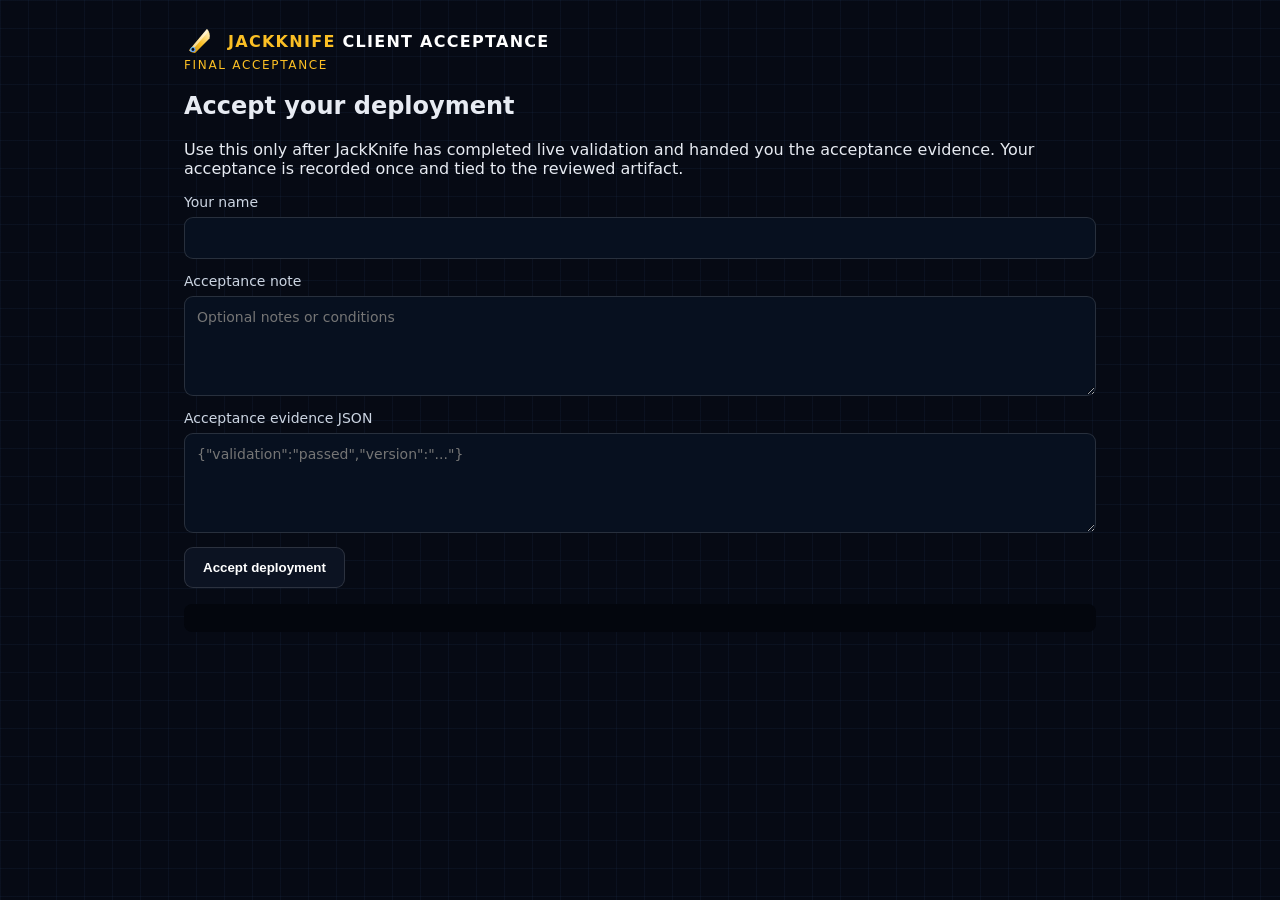
<file: onboarding/accept.html>
<!doctype html><html><head><meta charset="utf-8"><meta name="viewport" content="width=device-width,initial-scale=1"><title>JackKnife Client Acceptance</title><link rel="stylesheet" href="styles.css"></head><body><main class="shell"><div class="brand"><img src="../logo.svg" width="38"><div><b>JACKKNIFE</b><span> CLIENT ACCEPTANCE</span></div></div><section class="card"><div class="eyebrow">Final acceptance</div><h1>Accept your deployment</h1><p class="lead">Use this only after JackKnife has completed live validation and handed you the acceptance evidence. Your acceptance is recorded once and tied to the reviewed artifact.</p><label>Your name<input id="signer" autocomplete="name"></label><label>Acceptance note<textarea id="note" placeholder="Optional notes or conditions"></textarea></label><label>Acceptance evidence JSON<textarea id="artifact" placeholder='{"validation":"passed","version":"..."}'></textarea></label><button id="accept">Accept deployment</button><p id="status"></p><pre id="out"></pre></section></main><script>const token=new URLSearchParams(location.search).get('token')||'';accept.onclick=async()=>{if(!token)return status.textContent='Invalid acceptance link.';let evidence={};try{evidence=artifact.value?JSON.parse(artifact.value):{}}catch(e){return status.textContent='Acceptance evidence must be valid JSON.'}status.textContent='Recording acceptance…';let r=await fetch('/api/client/accept',{method:'POST',headers:{'Content-Type':'application/json'},body:JSON.stringify({token,signer_name:signer.value,note:note.value,artifact:evidence})});let x=await r.json();if(!r.ok)return status.textContent=x.error||'Could not record acceptance';out.textContent=JSON.stringify(x,null,2);status.textContent='Acceptance recorded.'}</script></body></html>
</file>
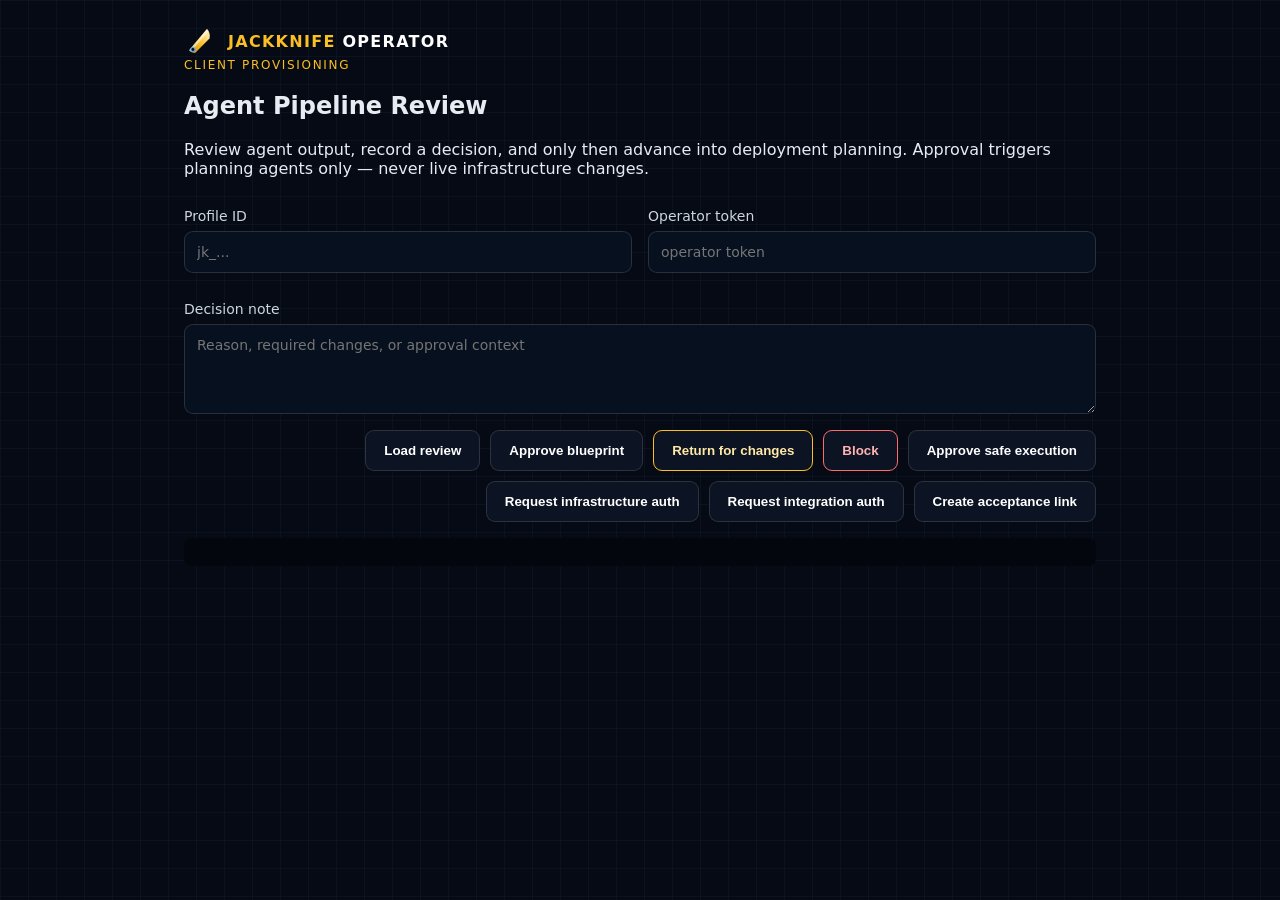
<file: onboarding/operator.html>
<!doctype html><html><head><meta charset="utf-8"><meta name="viewport" content="width=device-width,initial-scale=1"><title>JackKnife Operator Review</title><link rel="stylesheet" href="styles.css"><style>.actions{display:flex;gap:10px;flex-wrap:wrap;margin:16px 0}.actions button{width:auto}.danger{border-color:#ff6b6b;color:#ffb3b3}.warn{border-color:#fbbf24;color:#ffe9a8}textarea{min-height:90px}.statusbar{font-family:monospace;color:#98a3b5}</style></head><body><main class="shell"><div class="brand"><img src="../logo.svg" width="38"><div><b>JACKKNIFE</b><span> OPERATOR</span></div></div><section class="card"><div class="eyebrow">Client provisioning</div><h1>Agent Pipeline Review</h1><p class="lead">Review agent output, record a decision, and only then advance into deployment planning. Approval triggers planning agents only — never live infrastructure changes.</p><div class="grid"><label>Profile ID<input id="pid" placeholder="jk_..."></label><label>Operator token<input id="token" type="password" placeholder="operator token"></label></div><label>Decision note<textarea id="note" placeholder="Reason, required changes, or approval context"></textarea></label><div class="actions"><button id="load">Load review</button><button id="approve">Approve blueprint</button><button id="returnBtn" class="warn">Return for changes</button><button id="blockBtn" class="danger">Block</button><button id="execBtn">Approve safe execution</button><button id="infraReq">Request infrastructure auth</button><button id="integReq">Request integration auth</button><button id="acceptLink">Create acceptance link</button></div><p id="status" class="statusbar"></p><pre id="out"></pre></section></main><script>
async function api(path,opts={}){opts.headers={...(opts.headers||{}),Authorization:'Bearer '+token.value};let r=await fetch(path,opts);let x=await r.json();if(!r.ok)throw Error(x.error||'failed');return x}
async function loadReview(){status.textContent='Loading…';try{let x=await api('/api/operator/review?profile='+encodeURIComponent(pid.value));out.textContent=JSON.stringify(x,null,2);status.textContent='Loaded: '+x.profile.state}catch(e){status.textContent=e.message}}
async function act(action){if(!pid.value||!token.value)return status.textContent='Profile ID and operator token required.';status.textContent='Recording '+action+'…';try{let x=await api('/api/operator/action',{method:'POST',headers:{'Content-Type':'application/json'},body:JSON.stringify({profile_id:pid.value,action,actor:'jackknife-operator',note:note.value})});status.textContent=action+' recorded: '+x.state;await loadReview()}catch(e){status.textContent=e.message}}
async function execApprove(){status.textContent='Approving safe execution…';try{let x=await api('/api/operator/execution-approve',{method:'POST',headers:{'Content-Type':'application/json'},body:JSON.stringify({profile_id:pid.value,actor:'jackknife-operator',note:note.value})});status.textContent='Execution preflight queued: '+x.state;await loadReview()}catch(e){status.textContent=e.message}}
async function requestExternal(type){let provider=prompt('Provider/system name');if(!provider)return;try{let x=await api('/api/operator/external-request',{method:'POST',headers:{'Content-Type':'application/json'},body:JSON.stringify({profile_id:pid.value,action_type:type,provider,note:note.value})});status.textContent='Authorization requested for '+provider;await loadReview()}catch(e){status.textContent=e.message}}
async function makeAcceptance(){try{let x=await api('/api/operator/acceptance-link',{method:'POST',headers:{'Content-Type':'application/json'},body:JSON.stringify({profile_id:pid.value})});status.textContent='Acceptance link: '+x.acceptance_path;out.textContent=JSON.stringify(x,null,2)}catch(e){status.textContent=e.message}}
load.onclick=loadReview;approve.onclick=()=>act('approve');returnBtn.onclick=()=>act('return');blockBtn.onclick=()=>act('block');execBtn.onclick=execApprove;infraReq.onclick=()=>requestExternal('infrastructure_provision');integReq.onclick=()=>requestExternal('integration_connect');acceptLink.onclick=makeAcceptance;
</script></body></html>
</file>
<file: onboarding/styles.css>
*{box-sizing:border-box}body{margin:0;background:#060a14;color:#e7ebf2;font-family:Inter,system-ui,sans-serif;background-image:linear-gradient(#60a5fa0d 1px,transparent 1px),linear-gradient(90deg,#60a5fa0d 1px,transparent 1px);background-size:28px 28px}.shell{max-width:960px;margin:auto;padding:24px}.top{display:flex;justify-content:space-between;align-items:center;padding:10px 0 26px}.brand{display:flex;gap:10px;align-items:center;color:#fff;text-decoration:none;font-weight:800;letter-spacing:.08em}.brand img{width:34px}.brand b{color:#fbbf24}.badge{border:1px solid #fbbf2444;color:#ffe9a8;padding:7px 10px;border-radius:999px;font-size:12px}.hero{padding:42px 0 28px}.hero h1{font-size:clamp(34px,6vw,64px);line-height:1;margin:.2em 0}.hero p{max-width:760px;color:#98a3b5;font-size:18px}.eyebrow{color:#fbbf24!important;text-transform:uppercase;letter-spacing:.14em;font-size:12px!important}.progress{height:5px;background:#ffffff12;border-radius:9px;overflow:hidden}.progress div{height:100%;background:linear-gradient(90deg,#a855f7,#00f5ff,#fbbf24);width:16.67%;transition:.25s}.steps{font-size:12px;color:#66718a;margin:10px 0 20px}.panel{background:#0c1322ee;border:1px solid #ffffff18;border-radius:18px;padding:28px;display:none}.panel.active{display:block}.panel h2{margin-top:0}.grid{display:grid;grid-template-columns:1fr 1fr;gap:16px}label{display:grid;gap:7px;margin:14px 0;color:#ccd5e2;font-size:14px}input,textarea,select{width:100%;background:#07101f;color:#fff;border:1px solid #ffffff22;border-radius:9px;padding:12px;font:inherit}textarea{min-height:100px;resize:vertical}.check{grid-template-columns:auto 1fr;align-items:start}.check input{width:auto;margin-top:4px}.notice{border-left:3px solid #3b82f6;padding:12px 14px;background:#3b82f611;color:#bcc7d9}.hint{color:#98a3b5}.checks{display:grid;grid-template-columns:repeat(3,1fr);gap:8px}.checks label{grid-template-columns:auto 1fr;margin:0;background:#07101f;padding:10px;border-radius:8px}.actions{display:flex;justify-content:flex-end;gap:10px;margin:18px 0}button{border:1px solid #ffffff22;background:#0c1322;color:#fff;padding:12px 18px;border-radius:9px;font-weight:700;cursor:pointer}.primary{background:linear-gradient(135deg,#b8860b,#fbbf24,#ffe9a8);color:#170f02;border:0}#submit{display:none}pre{white-space:pre-wrap;max-height:330px;overflow:auto;background:#03060d;padding:14px;border-radius:8px;color:#b9c7db}.status{color:#22ff88}@media(max-width:700px){.grid,.checks{grid-template-columns:1fr}.shell{padding:16px}.panel{padding:20px}}
</file>
